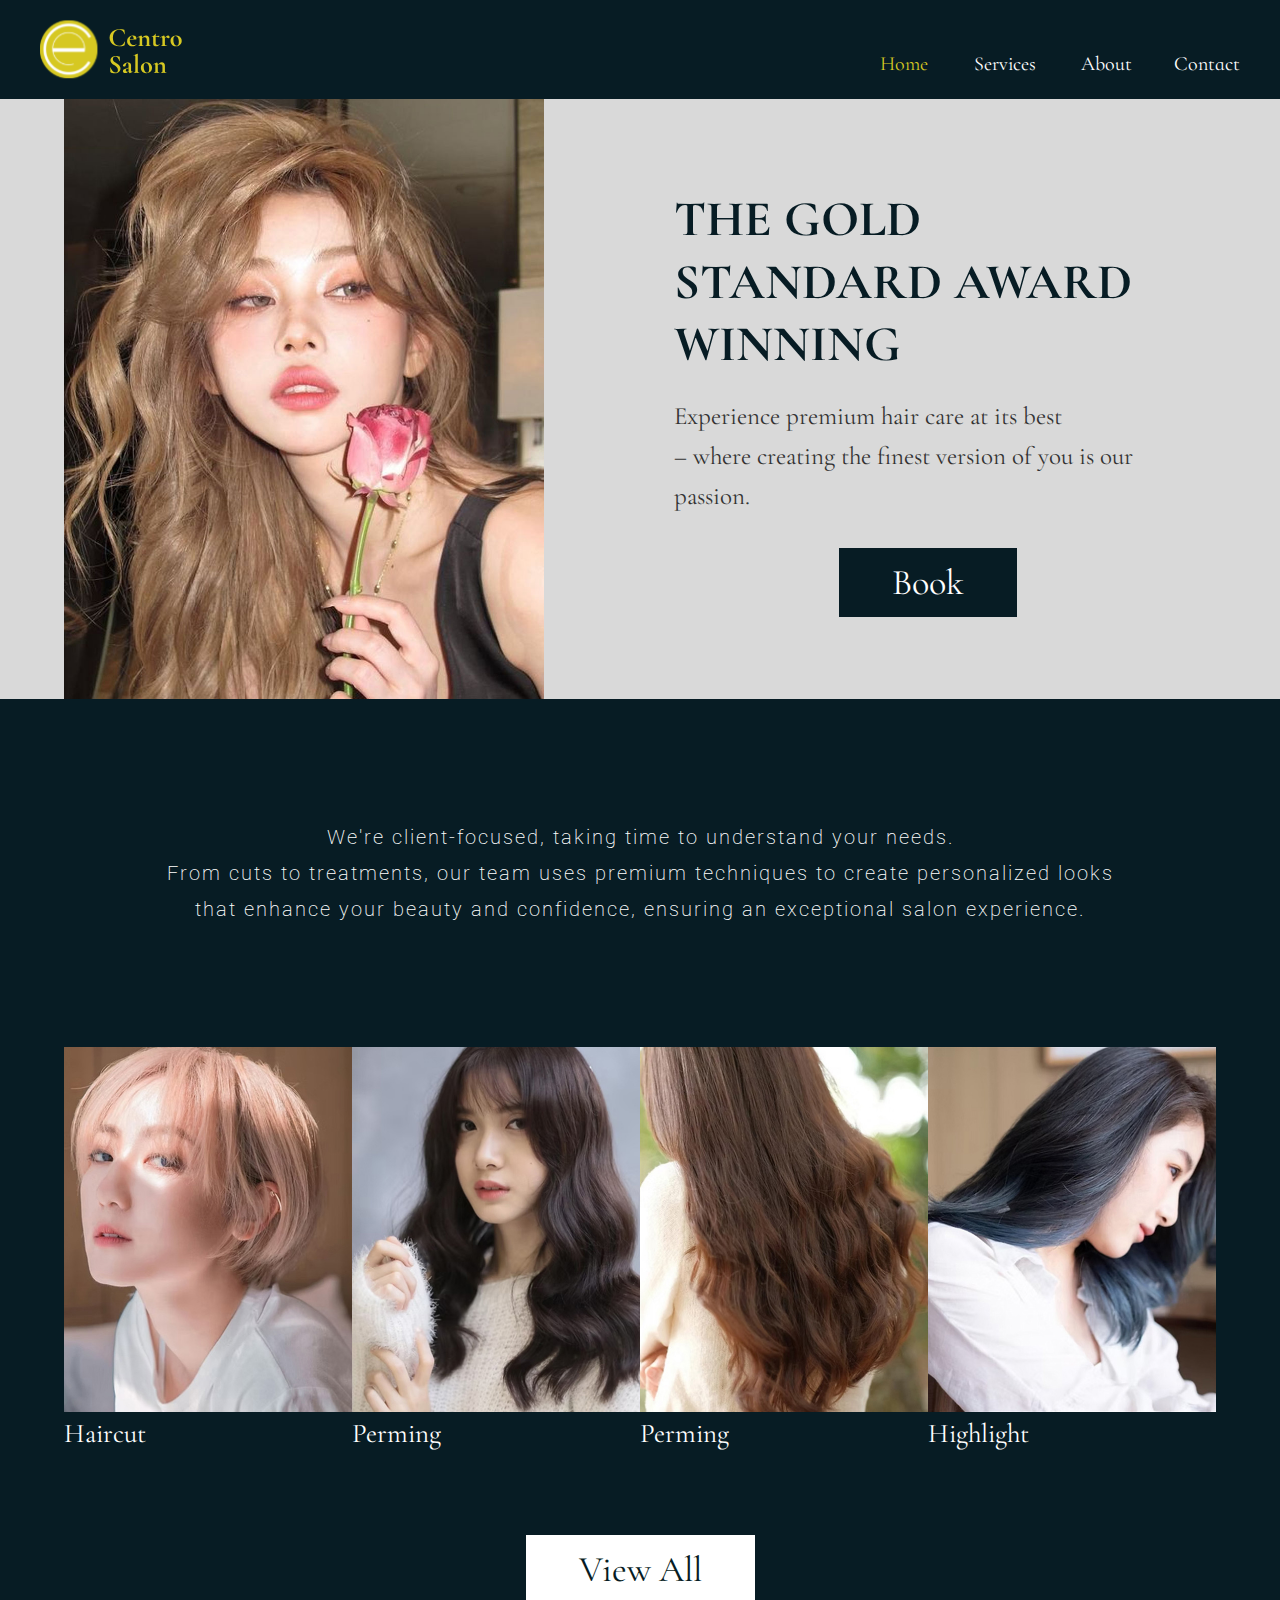
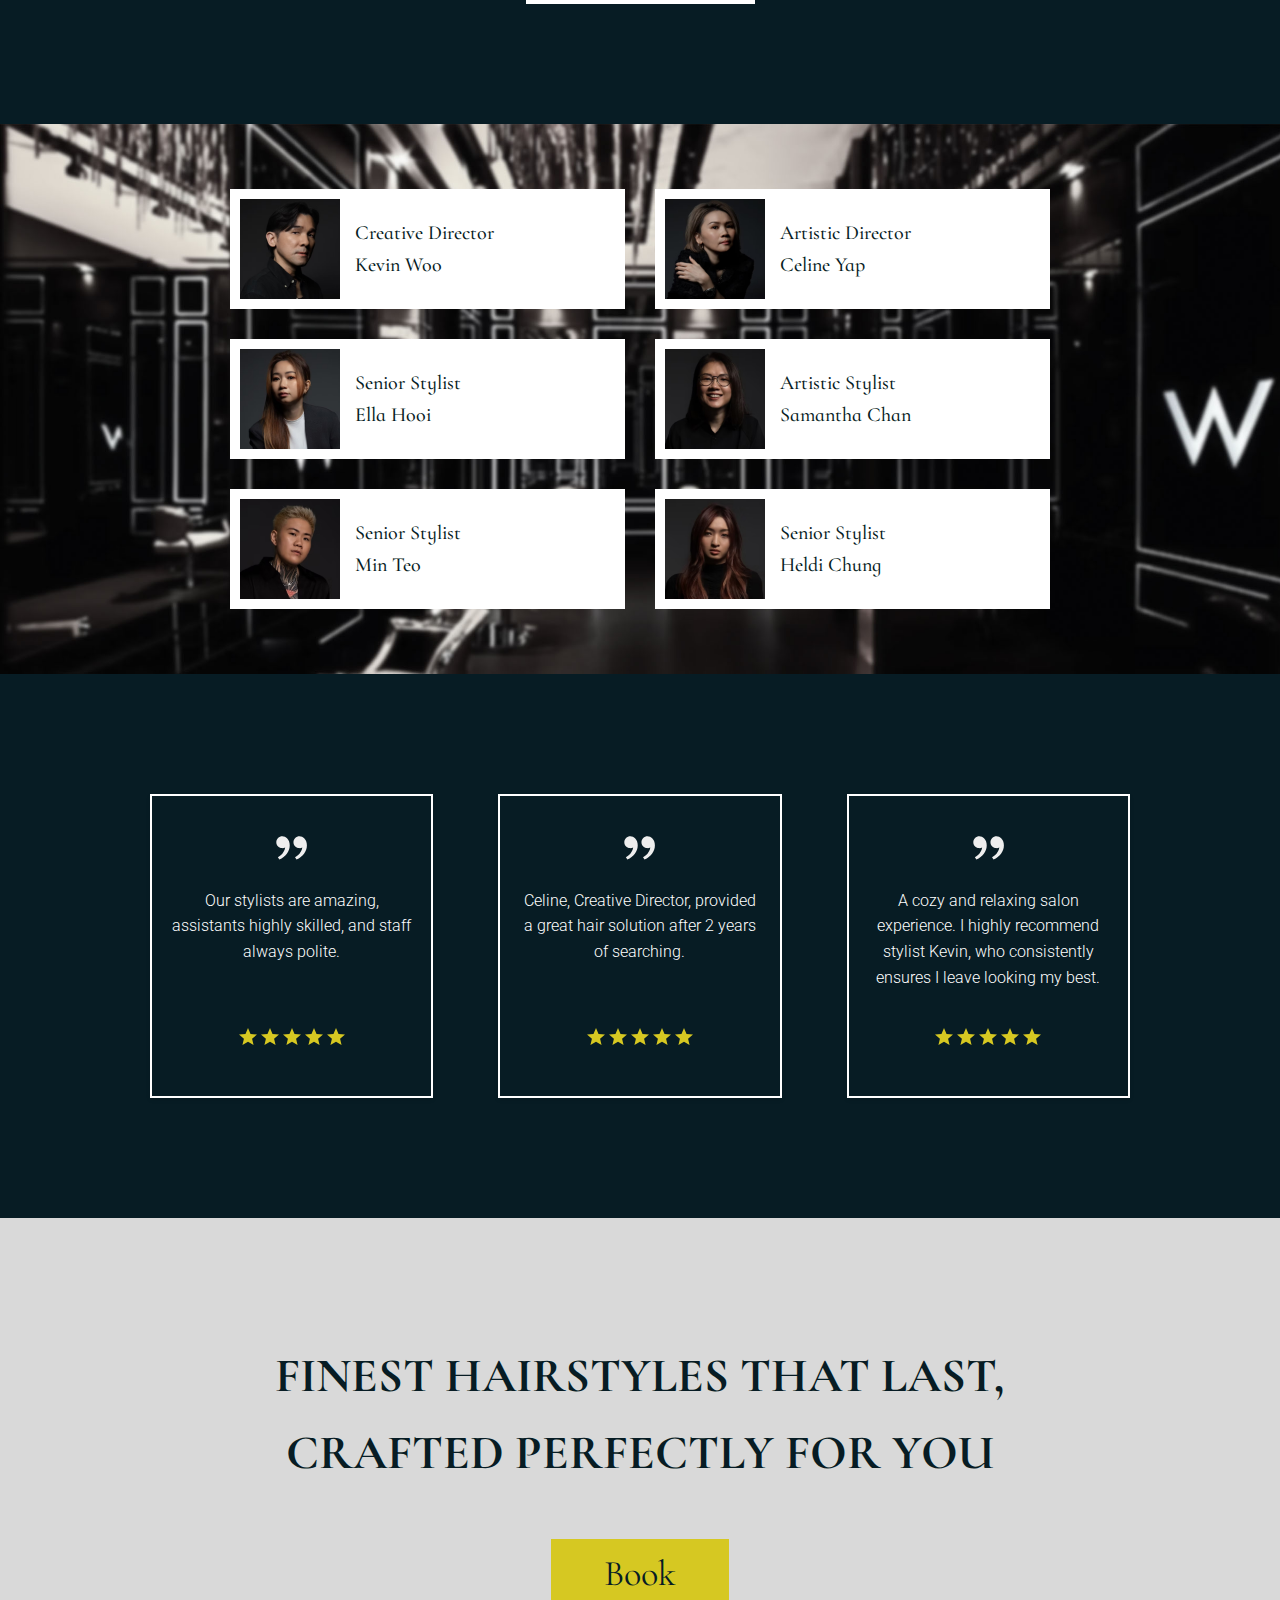
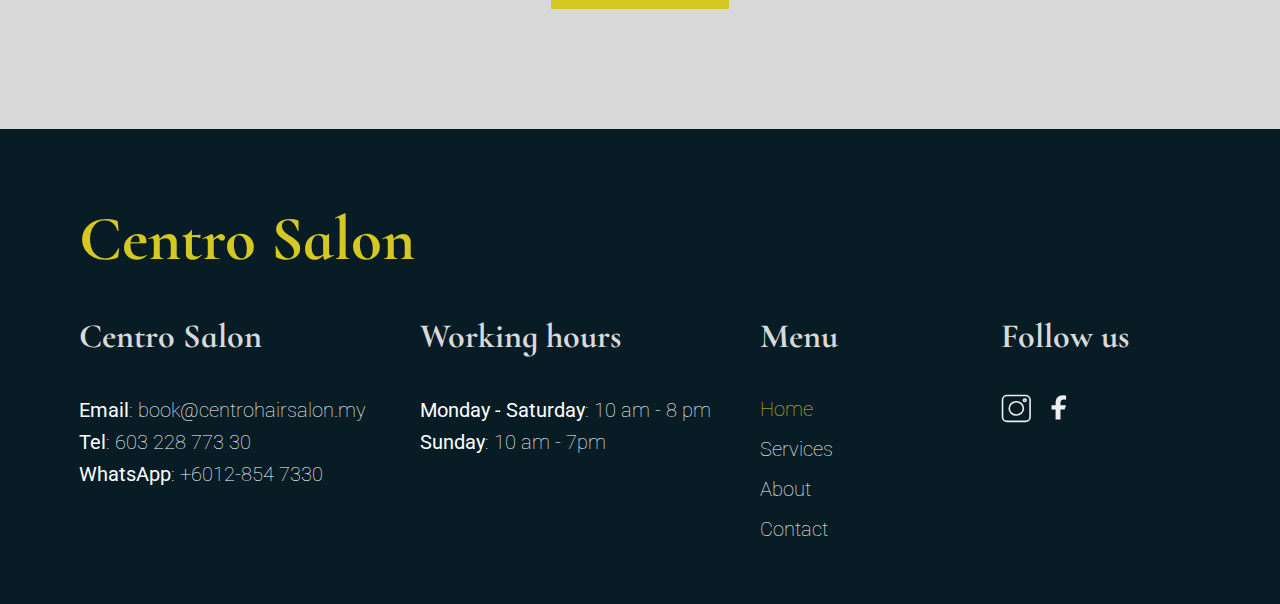
<file: index.html>
<!DOCTYPE html>
<html lang="en">

<head>
  <meta charset="UTF-8">
  <meta name="viewport" content="width=device-width, initial-scale=1.0">
  <title>Centro Salon</title>
  <link rel="preconnect" href="https://fonts.googleapis.com">
  <link rel="preconnect" href="https://fonts.gstatic.com" crossorigin>
  <link href="https://fonts.googleapis.com/css2?family=Cormorant+Garamond:ital,wght@0,300..700;1,300..700&family=Cormorant+Infant:ital,wght@0,300..700;1,300..700&family=Roboto:ital,wght@0,100..900;1,100..900&display=swap" rel="stylesheet">
  <link rel="stylesheet" href="./assets/css/screen.css">
</head>

<body>
  <header>
    <div class="logo">
      <a href="./"><img src="./assets/images/logo.svg" alt="Centro Salon"></a>
    </div>
    <div class="global-nav">
      <nav>
        <ul>
          <li class="active">Home</li>
          <li><a href="services/index.html">Services</a></li>
          <li><a href="about/index.html">About</a></li>
          <li><a href="contact/index.html">Contact</a></li>
        </ul>
      </nav>
    </div>
  </header>
  <main>
    <section class="section--main-visual bg-secondary" id="home">
      <div class="page mv-home">
        <div class="mv-home__text">
          <h1>THE GOLD STANDARD AWARD WINNING</h1>
          <p>Experience premium hair care at its best<br>
            – where creating the finest version of you is our passion.</p>
          <div class="center m-t-5"><a href="contact/index.html" class="btn btn__primary">Book</a></div>
        </div>
        <div class="mv-home__image"></div>
      </div>
    </section>
    <section class="section--copy">
      <div class="page center">
        <p class="ff-sans-serif-lw color-white">We're client-focused, taking time to understand your needs.<br>
          From cuts to treatments, our team uses premium techniques to create personalized looks <br>
          that enhance your beauty and confidence, ensuring an exceptional salon experience.</p>
      </div>
    </section>


    <section class="section--samples">
      <div class="page samples">
        <div class="samples__item">
          <img src="./assets/images/home/sample1.jpg" alt="Sample 1">
          <p>Haircut</p>
        </div>
        <div class="samples__item">
          <img src="./assets/images/home/sample2.jpg" alt="Sample 2">
          <p>Perming</p>
        </div>
        <div class="samples__item">
          <img src="./assets/images/home/sample3.jpg" alt="Sample 3">
          <p>Perming</p>
        </div>
        <div class="samples__item">
          <img src="./assets/images/home/sample4.jpg" alt="Sample 3">
          <p>Highlight</p>
        </div>
      </div>
      <div class="center"><a href="services/index.html" class="btn btn__white">View All</a></div>
    </section>


    <section class="section--staff">
      <div class="page">
        <ul class="staff">
          <li class="staff__item">
            <img src="./assets/images/home/staff1.jpg" alt="Kevin Woo">
            <div>
              <p class="staff__title">Creative Director</p>
              <p class="staff__name">Kevin Woo</p>
            </div>
          </li>
          <li class="staff__item">
            <img src="./assets/images/home/staff2.jpg" alt="Celine Yap">
            <div>
              <p class="staff__title">Artistic Director</p>
              <p class="staff__name">Celine Yap</p>
            </div>
          </li>
          <li class="staff__item">
            <img src="./assets/images/home/staff3.jpg" alt="Ella Hooi">
            <div>
              <p class="staff__title">Senior Stylist</p>
              <p class="staff__name">Ella Hooi</p>
            </div>
          </li>
          <li class="staff__item">
            <img src="./assets/images/home/staff4.jpg" alt="Samantha Chan">
            <div>
              <p class="staff__title">Artistic Stylist</p>
              <p class="staff__name">Samantha Chan</p>
            </div>
          </li>
          <li class="staff__item">
            <img src="./assets/images/home/staff5.jpg" alt="Min Teo">
            <div>
              <p class="staff__title">Senior Stylist</p>
              <p class="staff__name">Min Teo</p>
            </div>
          </li>
          <li class="staff__item">
            <img src="./assets/images/home/staff6.jpg" alt="Heldi Chung">
            <div>
              <p class="staff__title">Senior Stylist</p>
              <p class="staff__name">Heldi Chung</p>
            </div>
          </li>
        </ul>
      </div>
    </section>


    <section class="section--reviews">
      <div class="page">
        <div class="reviews">
          <div class="reviews__item">
            <p class="reviews__text">Our stylists are amazing, assistants highly skilled, and staff always polite.</p>
            <p class="reviews__star">
              <img src="./assets/images/star.svg" alt="">
              <img src="./assets/images/star.svg" alt="">
              <img src="./assets/images/star.svg" alt="">
              <img src="./assets/images/star.svg" alt="">
              <img src="./assets/images/star.svg" alt="">
            </p>
          </div>
          <div class="reviews__item">
            <p class="reviews__text">Celine, Creative Director, provided a great hair solution after 2 years of searching.</p>
            <p class="reviews__star">
              <img src="./assets/images/star.svg" alt="">
              <img src="./assets/images/star.svg" alt="">
              <img src="./assets/images/star.svg" alt="">
              <img src="./assets/images/star.svg" alt="">
              <img src="./assets/images/star.svg" alt="">
            </p>
          </div>
          <div class="reviews__item">
            <p class="reviews__text">A cozy and relaxing salon experience. I highly recommend stylist Kevin, who consistently ensures I leave looking my best.</p>
            <p class="reviews__star">
              <img src="./assets/images/star.svg" alt="">
              <img src="./assets/images/star.svg" alt="">
              <img src="./assets/images/star.svg" alt="">
              <img src="./assets/images/star.svg" alt="">
              <img src="./assets/images/star.svg" alt="">
            </p>
          </div>
        </div>
      </div>
    </section>


    <section class="section--book bg-secondary">
      <div class="page center book">
        <p class="book__title">FINEST HAIRSTYLES THAT LAST, CRAFTED PERFECTLY FOR YOU</p>
      </div>
      <div class="center m-t-5"><a href="contact/index.html" class="btn btn__secondary">Book</a></div>
    </section>
  </main>
  <footer class="footer page">
    <p class="footer__title">Centro Salon</p>
    <div class="footer__items">
      <div class="footer__item">
        <p class="footer__subTitle">Centro Salon</p>
        <div class="footer__content">
          <p><b>Email</b>: book@centrohairsalon.my</p>
          <p><b>Tel</b>: 603 228 773 30</p>
          <p><b>WhatsApp</b>: +6012-854 7330</p>
        </div>
      </div>
      <div class="footer__item">
        <p class="footer__subTitle">Working hours</p>
        <div class="footer__content">
          <p><b>Monday - Saturday</b>: 10 am - 8 pm</p>
          <p><b>Sunday</b>: 10 am - 7pm</p>
        </div>
      </div>
      <div class="footer__item">
        <p class="footer__subTitle">Menu</p>
        <div class="footer__content">
          <div class="global-nav global-nav--footer">
            <nav>
              <ul>
                <li class="active">Home</li>
                <li><a href="services/index.html">Services</a></li>
                <li><a href="about/index.html">About</a></li>
                <li><a href="contact/index.html">Contact</a></li>
              </ul>
            </nav>
          </div>
        </div>
      </div>
      <div class="footer__item">
        <p class="footer__subTitle">Follow us</p>
        <div class="footer__content">
          <div class="footer__sns">
            <a href="https://www.instagram.com/centrohairsalon/?hl=en" target="_blank"><img src="./assets/images/Instagram.svg" alt="Instagram"></a>
            <a href="https://www.facebook.com/centrohairsalon.my/" target="_blank"><img src="./assets/images/Facebook.svg" alt="Facebook"></a>
          </div>
        </div>
      </div>
    </div>
  </footer>
</body>

</html>
</file>
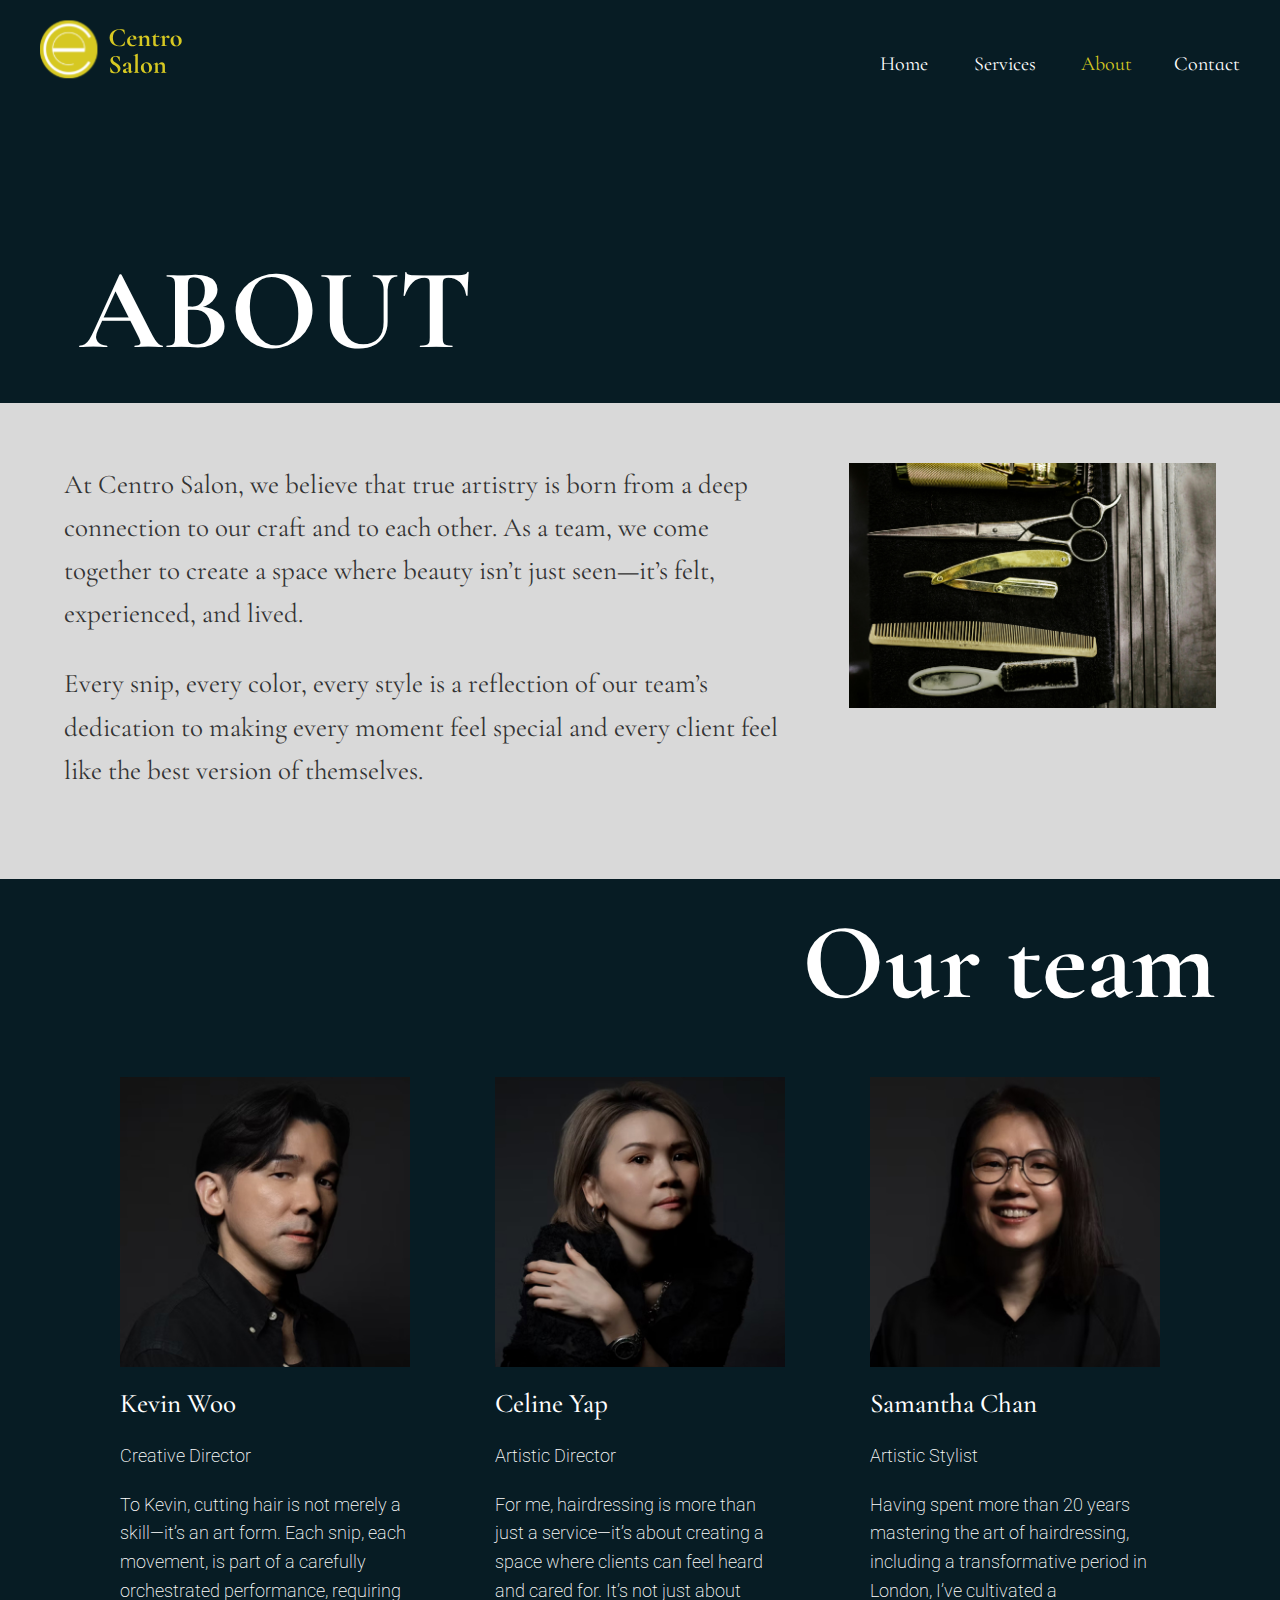
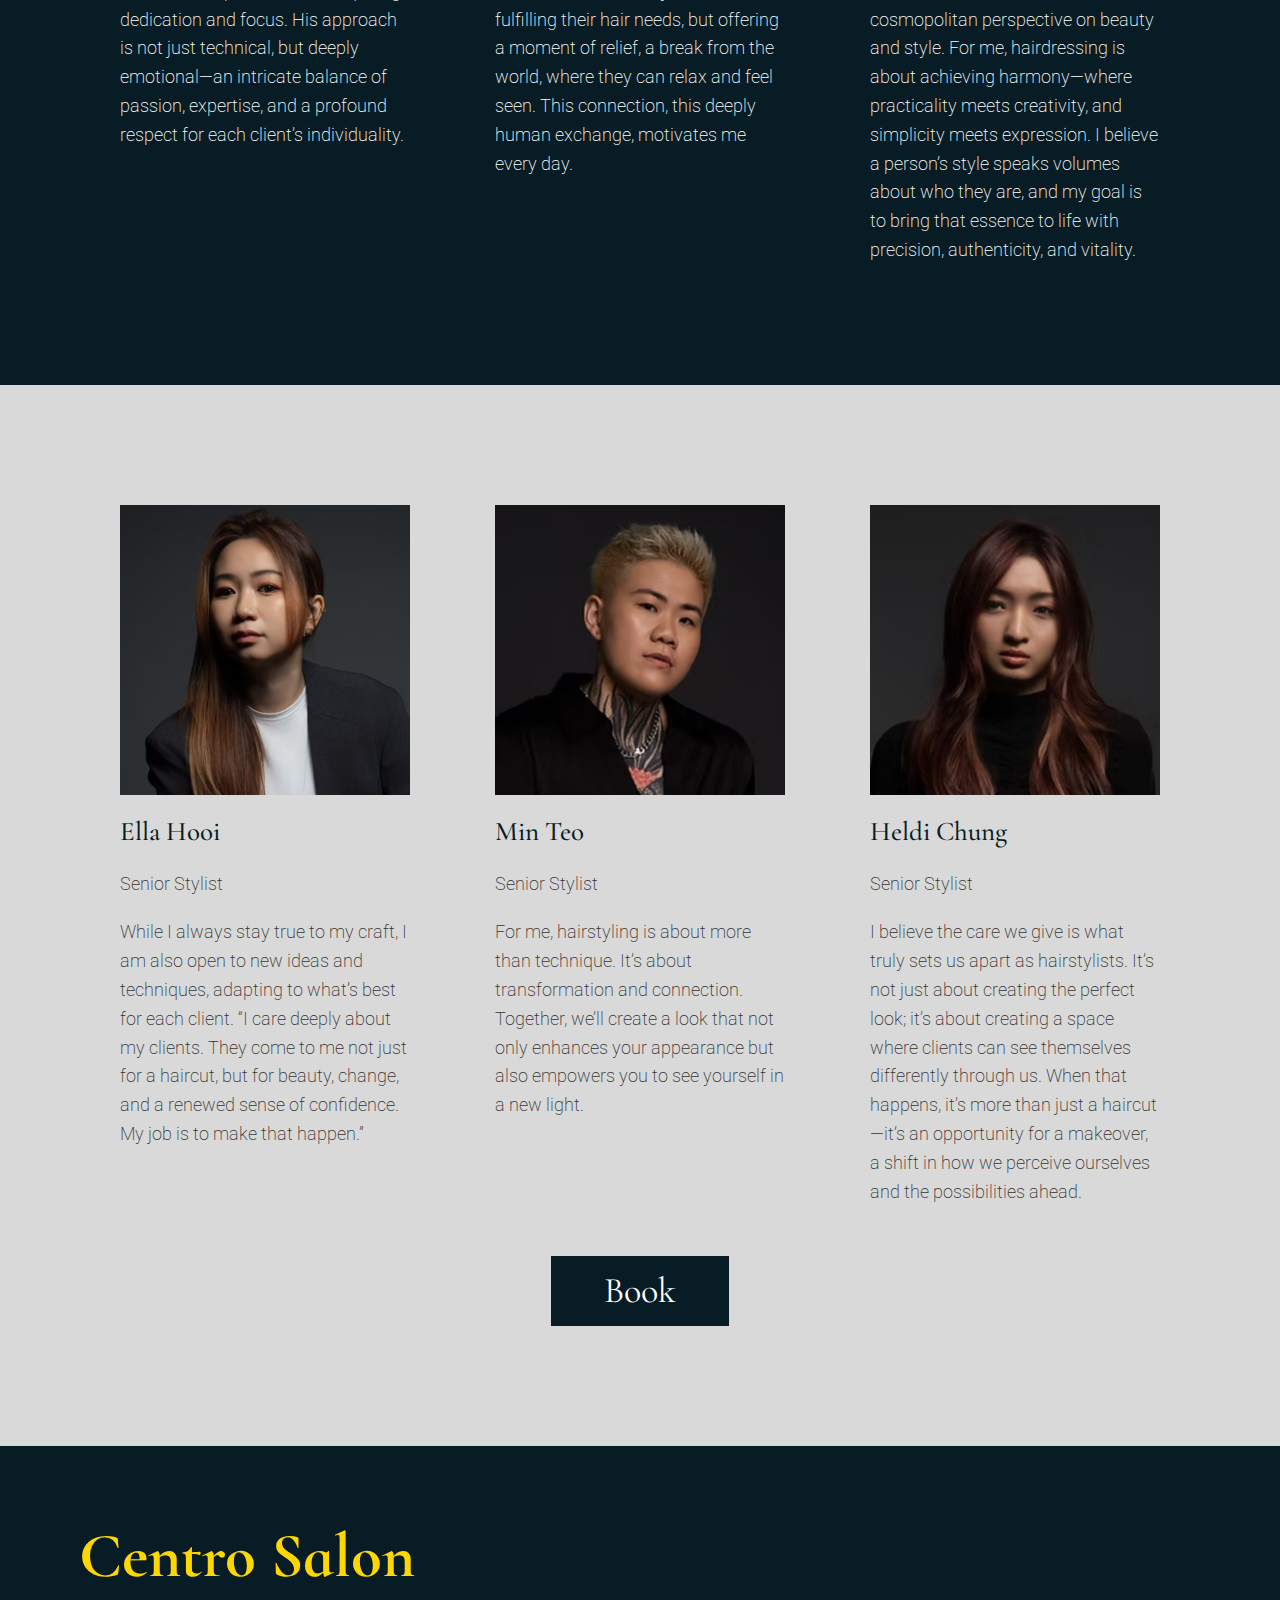
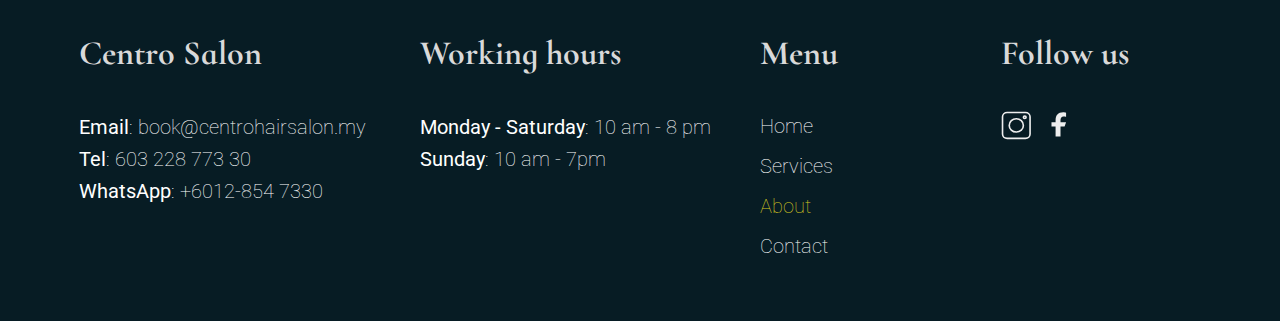
<file: about/index.html>
<!DOCTYPE html>
<html lang="en">

<head>
  <meta charset="UTF-8">
  <meta name="viewport" content="width=device-width, initial-scale=1.0">
  <title>About | Centro Salon</title>
  <link rel="preconnect" href="https://fonts.googleapis.com">
  <link rel="preconnect" href="https://fonts.gstatic.com" crossorigin>
  <link href="https://fonts.googleapis.com/css2?family=Cormorant+Garamond:ital,wght@0,300..700;1,300..700&family=Cormorant+Infant:ital,wght@0,300..700;1,300..700&family=Roboto:ital,wght@0,100..900;1,100..900&display=swap" rel="stylesheet">
  <link rel="stylesheet" href="../assets/css/screen.css">
</head>
	
<body>
  <header>
    <div class="logo">
		<a href="../index.html">
      <img src="../assets/images/logo.svg" alt="Centro Salon">
		</a>
    </div>
    <div class="global-nav">
      <nav>
        <ul>
          <li><a href="../index.html">Home</a></li>
          <li><a href="../services/index.html">Services</a></li>
          <li class="active">About</li>
          <li><a href="../contact/index.html">Contact</a></li>
        </ul>
      </nav>
    </div>
  </header>
	
  <main class="page-about">
    <section class="section--title">
      <div class="page">
        <h1>ABOUT</h1>
      </div>
    </section>
  
    <section class="section--thin bg-secondary">
      <div class="page intro">
        <div class="intro__text">
          <p>At Centro Salon, we believe that true artistry is born from a deep connection to our craft and to each other. As a team, we come together to create a space where beauty isn’t just seen—it’s felt, experienced, and lived.</p>
          <p>Every snip, every color, every style is a reflection of our team’s dedication to making every moment feel special and every client feel like the best version of themselves.</p>
        </div>
        <div class="intro__img"><img src="../assets/images/home/tool.jpg"></div>
      </div>
    </section>
  
    <section class="our-team">
      <section>
        <div class="page">
          <h2 class="our-team__title">Our team</h2>
          <div class="our-team__items">
            <div class="our-team__item">
              <div class="our-team__img"><img src="../assets/images/home/staff1.jpg" alt="Kevin Woo"></div>
              <h3 class="our-team__name">Kevin Woo</h3>
              <p class="our-team__role">Creative Director</p>
              <p class="our-team__text"> To Kevin, cutting hair is not merely a skill—it’s an art form. Each snip, each movement, is part of a carefully orchestrated performance, requiring dedication and focus. His approach is not just technical, but deeply emotional—an intricate balance of passion, expertise, and a profound respect for each client’s individuality.</p>
            </div>
            <div class="our-team__item">
              <div class="our-team__img"><img src="../assets/images/home/staff2.jpg" alt="Celine Yap"></div>
              <h3 class="our-team__name">Celine Yap</h3>
              <p class="our-team__role">Artistic Director</p>
              <p class="our-team__text">For me, hairdressing is more than just a service—it’s about creating a space where clients can feel heard and cared for. It’s not just about fulfilling their hair needs, but offering a moment of relief, a break from the world, where they can relax and feel seen. This connection, this deeply human exchange, motivates me every day.</p>
            </div>
            <div class="our-team__item">
              <div class="our-team__img"><img src="../assets/images/home/staff4.jpg" alt="Samantha Chan"></div>
              <h3 class="our-team__name">Samantha Chan</h3>
              <p class="our-team__role">Artistic Stylist</p>
              <p class="our-team__text">Having spent more than 20 years mastering the art of hairdressing, including a transformative period in London, I’ve cultivated a cosmopolitan perspective on beauty and style. For me, hairdressing is about achieving harmony—where practicality meets creativity, and simplicity meets expression. I believe a person’s style speaks volumes about who they are, and my goal is to bring that essence to life with precision, authenticity, and vitality.</p>
            </div>
          </div>
        </div>
      </section>

      <section class="bg-secondary">
        <div class="page">
          <div class="our-team__items">
            <div class="our-team__item">
              <div class="our-team__img"><img src="../assets/images/home/staff3.jpg" alt="Ella Hooi"></div>
              <h3 class="our-team__name">Ella Hooi</h3>
              <p class="our-team__role">Senior Stylist</p>
              <p class="our-team__text">While I always stay true to my craft, I am also open to new ideas and techniques, adapting to what’s best for each client.
                “I care deeply about my clients. They come to me not just for a haircut, but for beauty, change, and a renewed sense of confidence. My job is to make that happen.”</p>
            </div>
            <div class="our-team__item">
              <div class="our-team__img"><img src="../assets/images/home/staff5.jpg" alt="Min Teo"></div>
              <h3 class="our-team__name">Min Teo</h3>
              <p class="our-team__role">Senior Stylist</p>
              <p class="our-team__text">For me, hairstyling is about more than technique. It’s about transformation and connection. Together, we’ll create a look that not only enhances your appearance but also empowers you to see yourself in a new light.</p>
            </div>
            <div class="our-team__item">
              <div class="our-team__img"><img src="../assets/images/home/staff6.jpg" alt="Heldi Chung"></div>
              <h3 class="our-team__name">Heldi Chung</h3>
              <p class="our-team__role">Senior Stylist</p>
              <p class="our-team__text">I believe the care we give is what truly sets us apart as hairstylists. It’s not just about creating the perfect look; it’s about creating a space where clients can see themselves differently through us. When that happens, it’s more than just a haircut—it’s an opportunity for a makeover, a shift in how we perceive ourselves and the possibilities ahead.</p>
            </div>
          </div>
        </div>
        <div class="center"><a href="../contact/index.html" class="btn btn__primary">Book</a></div>
      </section>
    </section>
  </main>
	
  <footer class="footer page">
	  <p class="footer__title"><a href="../index.html" class="aboutlink">Centro Salon</a></p>
    <div class="footer__items">
      <div class="footer__item">
        <p class="footer__subTitle">Centro Salon</p>
        <div class="footer__content">
          <p><b>Email</b>: book@centrohairsalon.my</p>
          <p><b>Tel</b>: 603 228 773 30</p>
          <p><b>WhatsApp</b>: +6012-854 7330</p>
        </div>
      </div>
      <div class="footer__item">
        <p class="footer__subTitle">Working hours</p>
        <div class="footer__content">
          <p><b>Monday - Saturday</b>: 10 am - 8 pm</p>
          <p><b>Sunday</b>: 10 am - 7pm</p>
        </div>
      </div>
      <div class="footer__item">
        <p class="footer__subTitle">Menu</p>
        <div class="footer__content">
          <div class="global-nav global-nav--footer">
            <nav>
              <ul>
                <li><a href="../index.html">Home</a></li>
                <li><a href="../services/index.html">Services</a></li>
                <li class="active">About</li>
                <li><a href="../contact/index.html">Contact</a></li>
              </ul>
            </nav>
          </div>
        </div>
      </div>
      <div class="footer__item">
        <p class="footer__subTitle">Follow us</p>
        <div class="footer__content">
          <div class="footer__sns">
            <a href="https://www.instagram.com/centrohairsalon/?hl=en" target="_blank"><img src="../assets/images/Instagram.svg" alt="Instagram"></a>
            <a href="https://www.facebook.com/centrohairsalon.my/" target="_blank"><img src="../assets/images/Facebook.svg" alt="Facebook"></a>
          </div>
        </div>
      </div>
    </div>
  </footer>
</body>

</html>
</file>
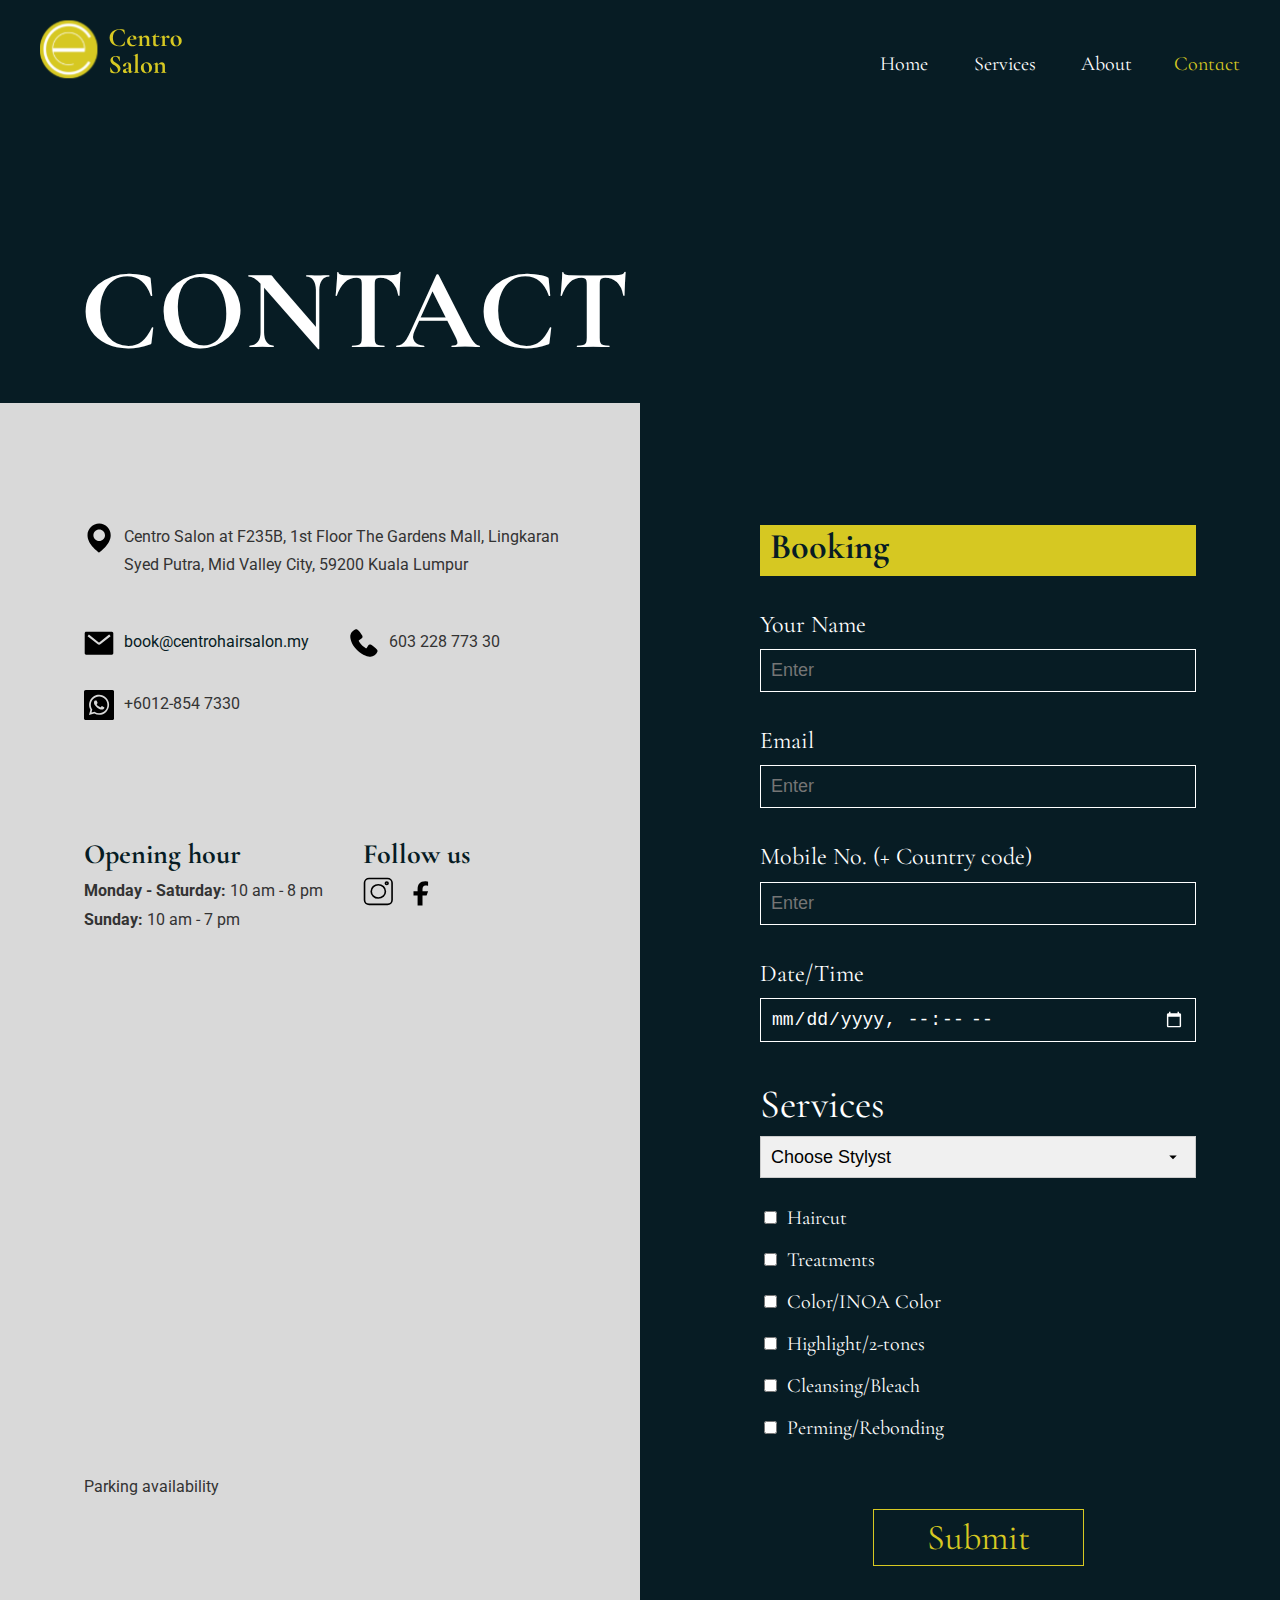
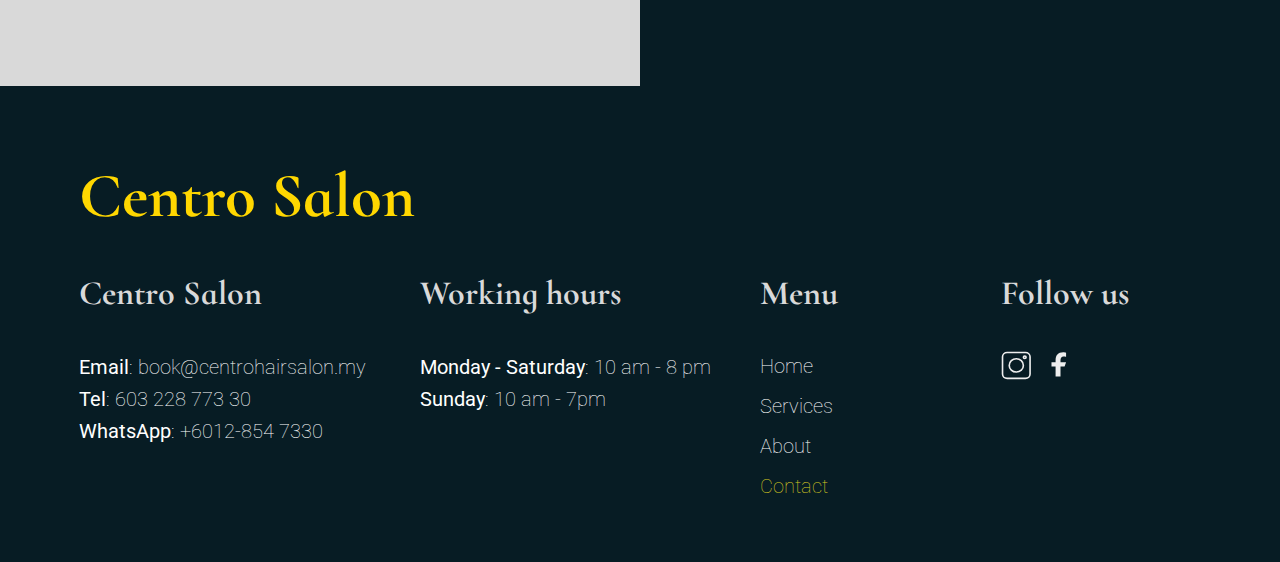
<file: contact/index.html>
<!DOCTYPE html>
<html lang="en">

<head>
  <meta charset="UTF-8">
  <meta name="viewport" content="width=device-width, initial-scale=1.0">
  <title>Contact | Centro Salon</title>
  <link rel="preconnect" href="https://fonts.googleapis.com">
  <link rel="preconnect" href="https://fonts.gstatic.com" crossorigin>
  <link href="https://fonts.googleapis.com/css2?family=Cormorant+Garamond:ital,wght@0,300..700;1,300..700&family=Cormorant+Infant:ital,wght@0,300..700;1,300..700&family=Roboto:ital,wght@0,100..900;1,100..900&display=swap" rel="stylesheet">
  <link rel="stylesheet" href="../assets/css/screen.css">
</head>

<body>
  <header>
    <div class="logo">
		<a href="../index.html">
      <img src="../assets/images/logo.svg" alt="Centro Salon">
		</a>
    </div>
    <div class="global-nav">
      <nav>
        <ul>
          <li><a href="../index.html">Home</a></li>
          <li><a href="../services/index.html">Services</a></li>
          <li><a href="../about/index.html">About</a></li>
          <li class="active">Contact</li>
        </ul>
      </nav>
    </div>
  </header>
  <main>
    <section class="section--title">
      <div class="page">
        <h1 class="p-x-3">CONTACT</h1>
      </div>
      <div class="bg-contact">
        <div class="contact page">
          <div class="contact__info">
            <div class="icon-text"><img src="../assets/images/pin.svg" alt="" class="icon-text__icon">
              <p>Centro Salon at F235B, 1st Floor The Gardens Mall, Lingkaran Syed Putra, Mid Valley City, 59200 Kuala Lumpur</p>
            </div>
            <div class="flex--lg gap40 m-t-5">
              <div class="icon-text m-t-3"><img src="../assets/images/mail.svg" alt="" class="icon-text__icon">
                <p><a href="mailto:book@centrohairsalon.my">book@centrohairsalon.my</a></p>
              </div>
              <div class="icon-text m-t-3"><img src="../assets/images/tel.svg" alt="" class="icon-text__icon">
                <p>603 228 773 30</p>
              </div>
            </div>
            <div class="icon-text m-t-5"><img src="../assets/images/whatsapp.svg" alt="" class="icon-text__icon">
              <p>+6012-854 7330</p>
            </div>
            <div class="flex--lg gap40 m-t-6">
              <div class="m-t-3">
                <h2>Opening hour</h2>
                <p>
                  <b>Monday - Saturday:</b> 10 am - 8 pm<br>
                  <b>Sunday:</b> 10 am - 7 pm
                </p>
              </div>
              <div class="m-t-3">
                <h2>Follow us</h2>
                <p class="flex gap20">
                  <a href="https://www.instagram.com/centrohairsalon/?hl=en" target="_blank"><img src="../assets/images/Instagram_black.svg" alt="Instagram"></a>
                  <a href="https://www.facebook.com/centrohairsalon.my/" target="_blank"><img src="../assets/images/Facebook_black.svg" alt="Facebook"></a>
                </p>
              </div>
            </div>
            <div class="gmap m-t-5">
              <iframe src="https://www.google.com/maps/embed?pb=!1m18!1m12!1m3!1d3983.9104364171258!2d101.67584757574286!3d3.118391596857131!2m3!1f0!2f0!3f0!3m2!1i1024!2i768!4f13.1!3m3!1m2!1s0x31cc498ee70d0733%3A0xa2d22ae114ba3917!2sCentro%20Salon!5e0!3m2!1sja!2sjp!4v1752931926267!5m2!1sja!2sjp" width="600" height="450" style="border:0;" allowfullscreen="" loading="lazy" referrerpolicy="no-referrer-when-downgrade"></iframe>
            </div>
            <p class="">Parking availability</p>
          </div>
          <div class="contact__form">
            <h2>Booking</h2>
            <form action="../thanks/index.html" method="get">
              <div class="contact__item">
                <label for="name">Your Name</label>
                <input type="text" id="name" name="name" required placeholder="Enter">
              </div>
              <div class="contact__item">
                <label for="email">Email</label>
                <input type="email" id="email" name="email" required placeholder="Enter">
              </div>
              <div class="contact__item">
                <label for="phone">Mobile No. (+ Country code) </label>
                <input type="tel" id="phone" name="phone" required placeholder="Enter">
              </div>
              <div class="contact__item">
                <label for="datetime">Date/Time</label>
                <input type="datetime-local" name="datetime" id="datetime">
              </div>
              <div class="contact__item">
                <p class="ttl-services">Services</p>
                <select name="stylyst" id="" class="m-b-4">
                  <option value="Choose Stylyst">Choose Stylyst</option>
                  <option value="Creative Direcotor / Kevin Woo">Creative Direcotor / Kevin Woo</option>
                  <option value="Artistic Director / Celine Yap">Artistic Director / Celine Yap</option>
                  <option value="Artistic Stylist / Samantha Chan">Artistic Stylist / Samantha Chan</option>
                  <option value="Senior Stylist / Ella Hooi">Senior Stylist / Ella Hooi</option>
                  <option value="Senior Stylist / Heldi Chung">Senior Stylist / Heldi Chung</option>
                  <option value="Senior Stylist / Min Teo">Senior Stylist / Min Teo</option>
                </select>
                <div class="checkbox">
                  <label><input type="checkbox" name="services" id="service-haircut" value="Haircut">Haircut</label>
                  <label><input type="checkbox" name="services" id="service-treatments" value="Treatments">Treatments</label>
                  <label><input type="checkbox" name="services" id="service-color-inoaColor" value="Color/INOA Color">Color/INOA Color</label>
                  <label><input type="checkbox" name="services" id="service-highlight-2tones" value="Highlight/2-tones">Highlight/2-tones</label>
                  <label><input type="checkbox" name="services" id="service-cleansing-bleach" value="Cleansing/Bleach">Cleansing/Bleach</label>
                  <label><input type="checkbox" name="services" id="service-perming-rebonding" value="Perming/Rebonding">Perming/Rebonding</label>
                </div>
              </div>
              <div><button type="submit" class="btn btn__primary">Submit</button></div>
            </form>
          </div>
        </div>
      </div>
    </section>
  </main>
  <footer class="footer page">
    <p class="footer__title"><a href="../index.html" class="aboutlink">Centro Salon</a></p>
    <div class="footer__items">
      <div class="footer__item">
        <p class="footer__subTitle">Centro Salon</p>
        <div class="footer__content">
          <p><b>Email</b>: book@centrohairsalon.my</p>
          <p><b>Tel</b>: 603 228 773 30</p>
          <p><b>WhatsApp</b>: +6012-854 7330</p>
        </div>
      </div>
      <div class="footer__item">
        <p class="footer__subTitle">Working hours</p>
        <div class="footer__content">
          <p><b>Monday - Saturday</b>: 10 am - 8 pm</p>
          <p><b>Sunday</b>: 10 am - 7pm</p>
        </div>
      </div>
      <div class="footer__item">
        <p class="footer__subTitle">Menu</p>
        <div class="footer__content">
          <div class="global-nav global-nav--footer">
            <nav>
              <ul>
                <li><a href="../index.html">Home</a></li>
                <li><a href="../services/index.html">Services</a></li>
                <li><a href="../about/index.html">About</a></li>
                <li class="active">Contact</li>
              </ul>
            </nav>
          </div>
        </div>
      </div>
      <div class="footer__item">
        <p class="footer__subTitle">Follow us</p>
        <div class="footer__content">
          <div class="footer__sns">
            <a href="https://www.instagram.com/centrohairsalon/?hl=en" target="_blank"><img src="../assets/images/Instagram.svg" alt="Instagram"></a>
            <a href="https://www.facebook.com/centrohairsalon.my/" target="_blank"><img src="../assets/images/Facebook.svg" alt="Facebook"></a>
          </div>
        </div>
      </div>
    </div>
  </footer>
</body>

</html>
</file>
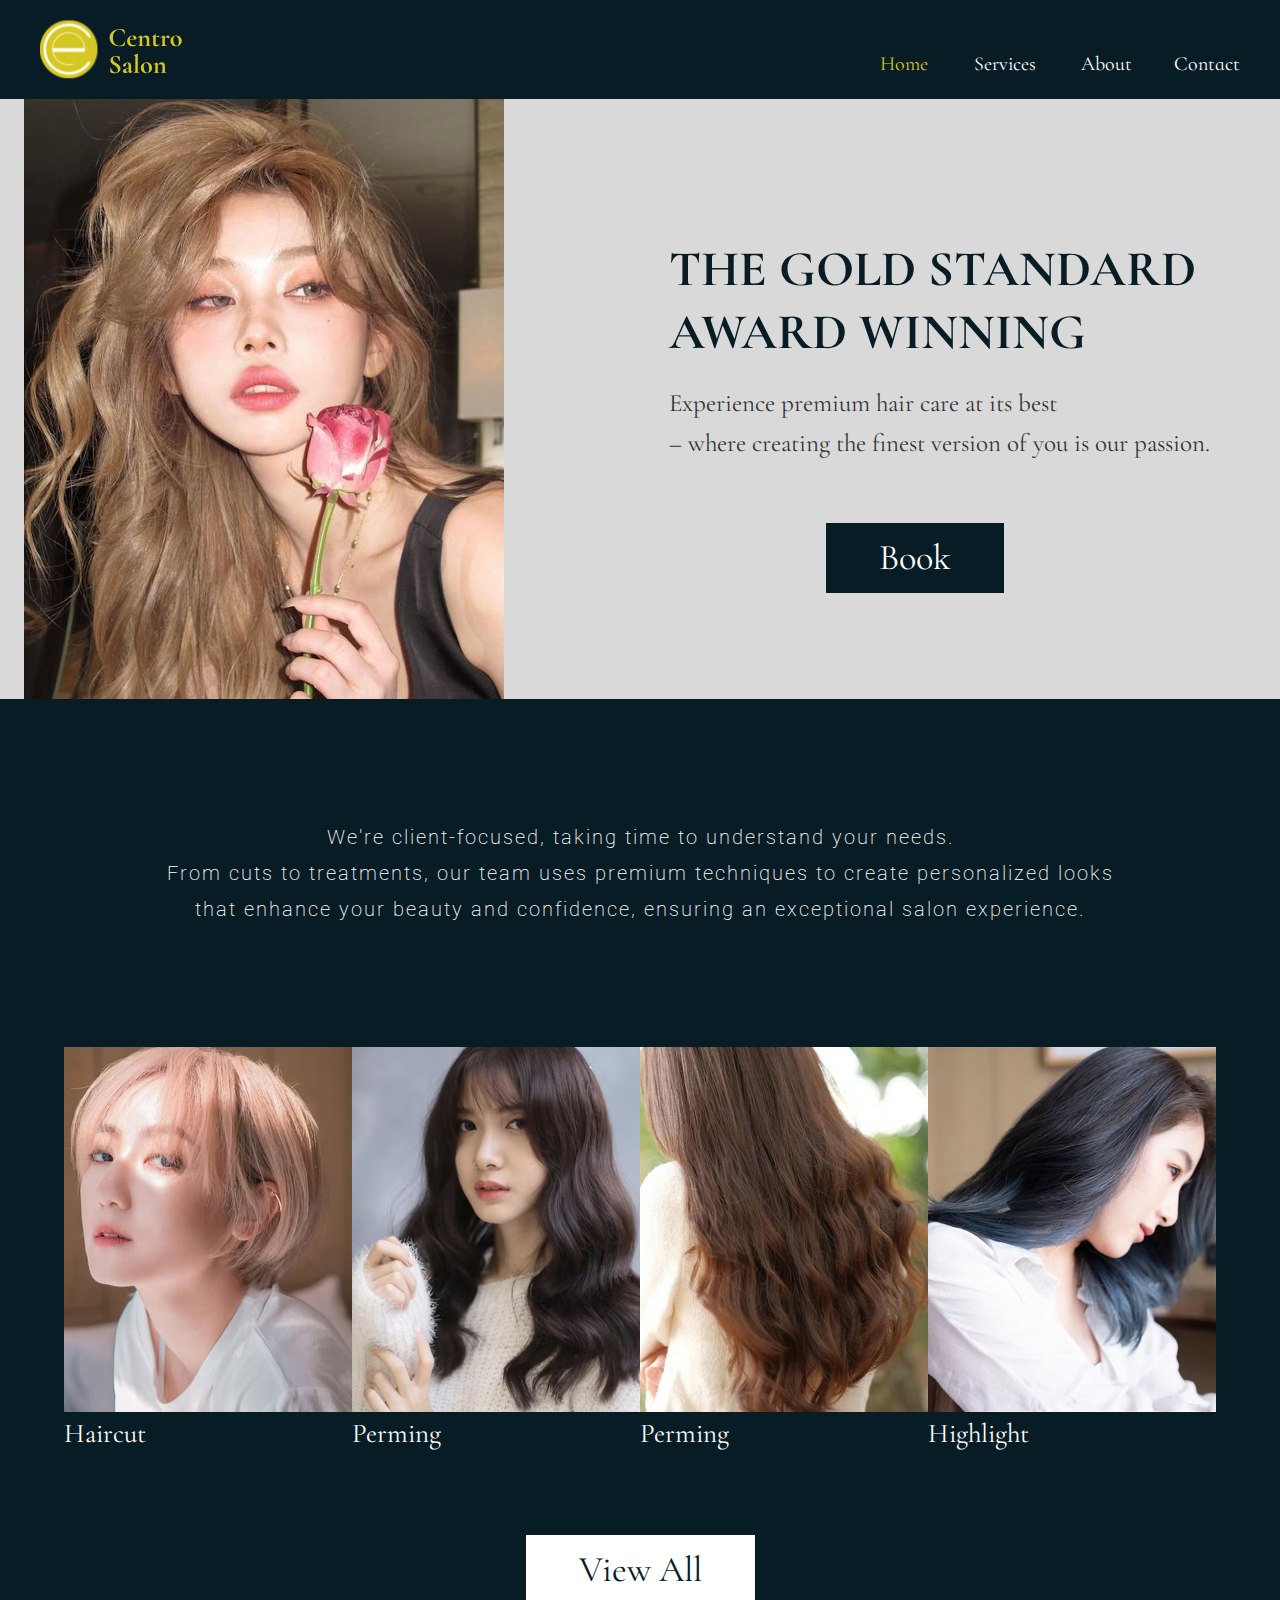
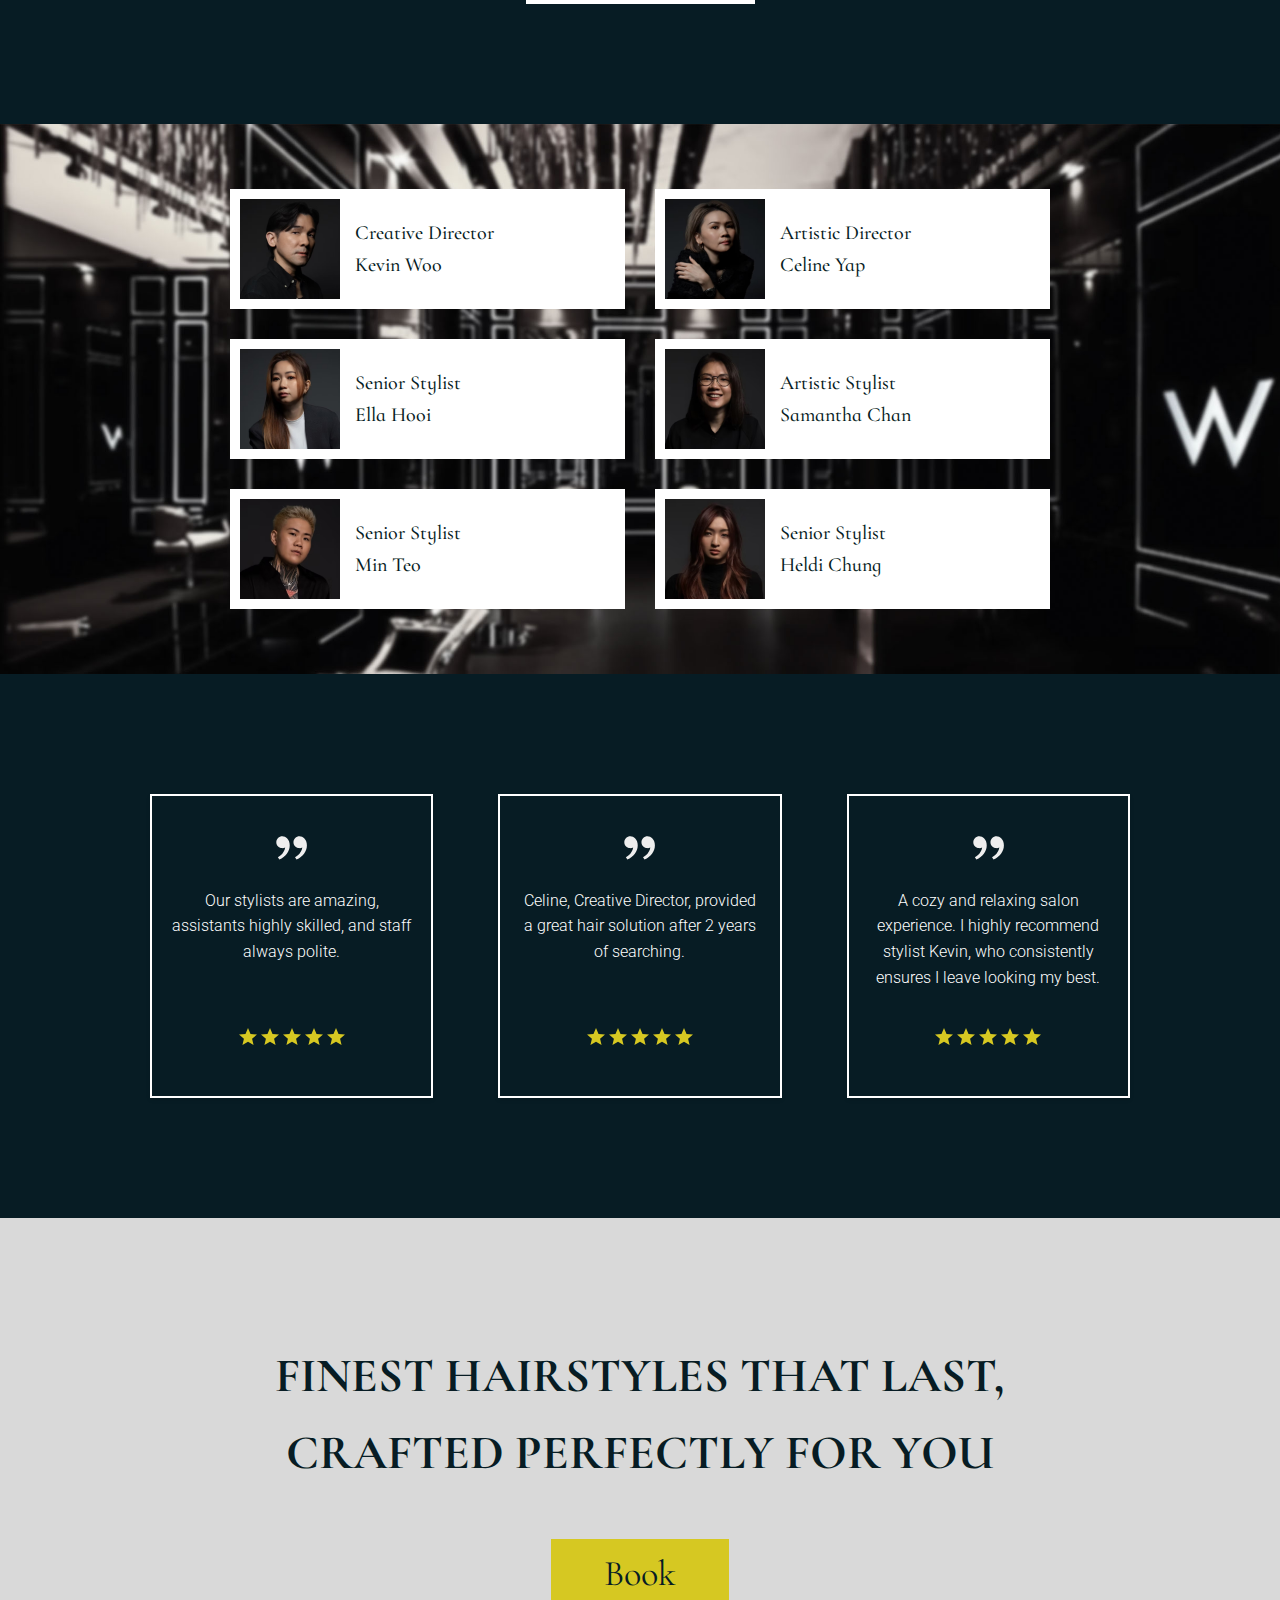
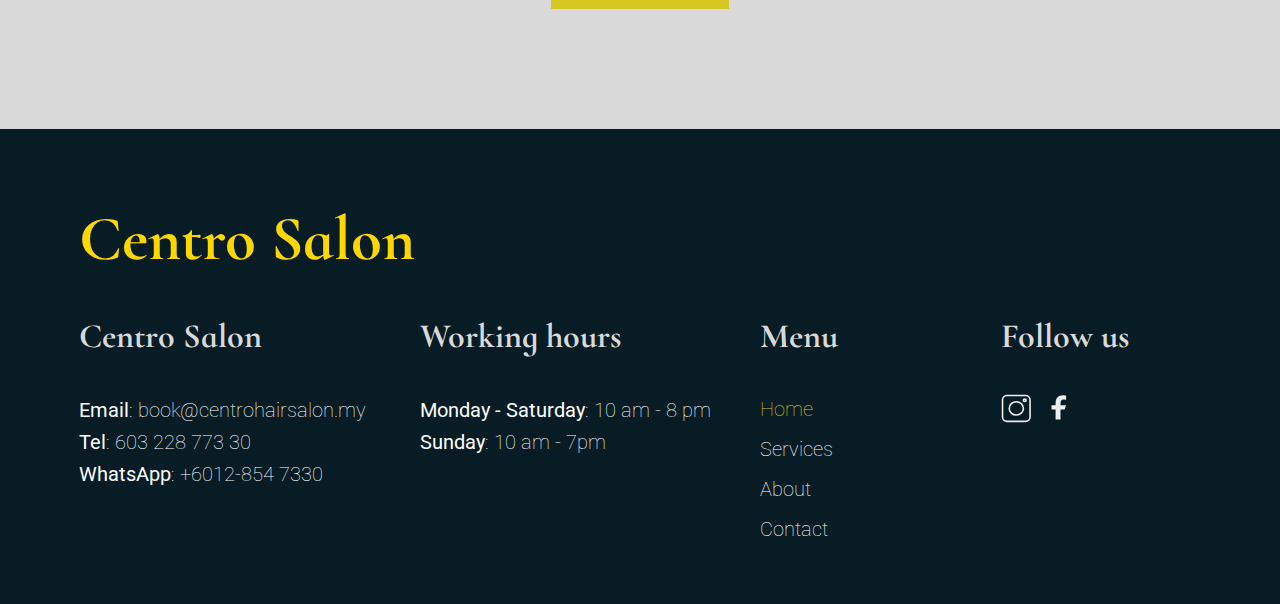
<file: Komugi Uchibori final/index.html>
<!DOCTYPE html>
<html lang="en">

<head>
  <meta charset="UTF-8">
  <meta name="viewport" content="width=device-width, initial-scale=1.0">
  <title>Centro Salon</title>
  <link rel="preconnect" href="https://fonts.googleapis.com">
  <link rel="preconnect" href="https://fonts.gstatic.com" crossorigin>
  <link href="https://fonts.googleapis.com/css2?family=Cormorant+Garamond:ital,wght@0,300..700;1,300..700&family=Cormorant+Infant:ital,wght@0,300..700;1,300..700&family=Roboto:ital,wght@0,100..900;1,100..900&display=swap" rel="stylesheet">
  <link rel="stylesheet" href="./assets/css/screen.css">
</head>

<body>
  <header>
    <div class="logo">
      <a href="./"><img src="./assets/images/logo.svg" alt="Centro Salon"></a>
    </div>
    <div class="global-nav">
      <nav>
        <ul>
          <li class="active">Home</li>
          <li><a href="services/index.html">Services</a></li>
          <li><a href="about/index.html">About</a></li>
          <li><a href="contact/index.html">Contact</a></li>
        </ul>
      </nav>
    </div>
  </header>
  <main>
    <section class="section--main-visual bg-secondary" id="home">
      <div class="page mv-home">
        <div class="mv-home__text">
          <h1>THE GOLD STANDARD AWARD WINNING</h1>
          <p>Experience premium hair care at its best<br>
            – where creating the finest version of you is our passion.</p>
          <div class="center m-t-7"><a href="contact/index.html" class="btn btn__primary">Book</a></div>
        </div>
        <div class="mv-home__image"></div>
      </div>
    </section>
    <section class="section--copy">
      <div class="page center">
        <p class="ff-sans-serif-lw color-white">We're client-focused, taking time to understand your needs.<br>
          From cuts to treatments, our team uses premium techniques to create personalized looks <br>
          that enhance your beauty and confidence, ensuring an exceptional salon experience.</p>
      </div>
    </section>


    <section class="section--samples">
      <div class="page samples">
        <div class="samples__item">
          <img src="./assets/images/home/sample1.jpg" alt="Sample 1">
          <p>Haircut</p>
        </div>
        <div class="samples__item">
          <img src="./assets/images/home/sample2.jpg" alt="Sample 2">
          <p>Perming</p>
        </div>
        <div class="samples__item">
          <img src="./assets/images/home/sample3.jpg" alt="Sample 3">
          <p>Perming</p>
        </div>
        <div class="samples__item">
          <img src="./assets/images/home/sample4.jpg" alt="Sample 3">
          <p>Highlight</p>
        </div>
      </div>
      <div class="center"><a href="services/index.html" class="btn btn__white">View All</a></div>
    </section>


    <section class="section--staff">
      <div class="page">
        <ul class="staff">
          <li class="staff__item">
            <img src="./assets/images/home/staff1.jpg" alt="Kevin Woo">
            <div>
              <p class="staff__title">Creative Director</p>
              <p class="staff__name">Kevin Woo</p>
            </div>
          </li>
          <li class="staff__item">
            <img src="./assets/images/home/staff2.jpg" alt="Celine Yap">
            <div>
              <p class="staff__title">Artistic Director</p>
              <p class="staff__name">Celine Yap</p>
            </div>
          </li>
          <li class="staff__item">
            <img src="./assets/images/home/staff3.jpg" alt="Ella Hooi">
            <div>
              <p class="staff__title">Senior Stylist</p>
              <p class="staff__name">Ella Hooi</p>
            </div>
          </li>
          <li class="staff__item">
            <img src="./assets/images/home/staff4.jpg" alt="Samantha Chan">
            <div>
              <p class="staff__title">Artistic Stylist</p>
              <p class="staff__name">Samantha Chan</p>
            </div>
          </li>
          <li class="staff__item">
            <img src="./assets/images/home/staff5.jpg" alt="Min Teo">
            <div>
              <p class="staff__title">Senior Stylist</p>
              <p class="staff__name">Min Teo</p>
            </div>
          </li>
          <li class="staff__item">
            <img src="./assets/images/home/staff6.jpg" alt="Heldi Chung">
            <div>
              <p class="staff__title">Senior Stylist</p>
              <p class="staff__name">Heldi Chung</p>
            </div>
          </li>
        </ul>
      </div>
    </section>


    <section class="section--reviews">
      <div class="page">
        <div class="reviews">
          <div class="reviews__item">
            <p class="reviews__text">Our stylists are amazing, assistants highly skilled, and staff always polite.</p>
            <p class="reviews__star">
              <img src="./assets/images/star.svg" alt="">
              <img src="./assets/images/star.svg" alt="">
              <img src="./assets/images/star.svg" alt="">
              <img src="./assets/images/star.svg" alt="">
              <img src="./assets/images/star.svg" alt="">
            </p>
          </div>
          <div class="reviews__item">
            <p class="reviews__text">Celine, Creative Director, provided a great hair solution after 2 years of searching.</p>
            <p class="reviews__star">
              <img src="./assets/images/star.svg" alt="">
              <img src="./assets/images/star.svg" alt="">
              <img src="./assets/images/star.svg" alt="">
              <img src="./assets/images/star.svg" alt="">
              <img src="./assets/images/star.svg" alt="">
            </p>
          </div>
          <div class="reviews__item">
            <p class="reviews__text">A cozy and relaxing salon experience. I highly recommend stylist Kevin, who consistently ensures I leave looking my best.</p>
            <p class="reviews__star">
              <img src="./assets/images/star.svg" alt="">
              <img src="./assets/images/star.svg" alt="">
              <img src="./assets/images/star.svg" alt="">
              <img src="./assets/images/star.svg" alt="">
              <img src="./assets/images/star.svg" alt="">
            </p>
          </div>
        </div>
      </div>
    </section>


    <section class="section--book bg-secondary">
      <div class="page center book">
        <p class="book__title">FINEST HAIRSTYLES THAT LAST, CRAFTED PERFECTLY FOR YOU</p>
      </div>
      <div class="center m-t-5"><a href="contact/index.html" class="btn btn__secondary">Book</a></div>
    </section>
  </main>
  <footer class="footer page">
    <p class="footer__title"><a href="index.html" class="aboutlink">Centro Salon</a></p>
    <div class="footer__items">
      <div class="footer__item">
        <p class="footer__subTitle">Centro Salon</p>
        <div class="footer__content">
          <p><b>Email</b>: book@centrohairsalon.my</p>
          <p><b>Tel</b>: 603 228 773 30</p>
          <p><b>WhatsApp</b>: +6012-854 7330</p>
        </div>
      </div>
      <div class="footer__item">
        <p class="footer__subTitle">Working hours</p>
        <div class="footer__content">
          <p><b>Monday - Saturday</b>: 10 am - 8 pm</p>
          <p><b>Sunday</b>: 10 am - 7pm</p>
        </div>
      </div>
      <div class="footer__item">
        <p class="footer__subTitle">Menu</p>
        <div class="footer__content">
          <div class="global-nav global-nav--footer">
            <nav>
              <ul>
                <li class="active"><a href="index.html" class="aboutlink">Home</a></li>
                <li><a href="services/index.html">Services</a></li>
                <li><a href="about/index.html">About</a></li>
                <li><a href="contact/index.html">Contact</a></li>
              </ul>
            </nav>
          </div>
        </div>
      </div>
      <div class="footer__item">
        <p class="footer__subTitle">Follow us</p>
        <div class="footer__content">
          <div class="footer__sns">
            <a href="https://www.instagram.com/centrohairsalon/?hl=en" target="_blank"><img src="./assets/images/Instagram.svg" alt="Instagram"></a>
            <a href="https://www.facebook.com/centrohairsalon.my/" target="_blank"><img src="./assets/images/Facebook.svg" alt="Facebook"></a>
          </div>
        </div>
      </div>
    </div>
  </footer>
</body>

</html>
</file>
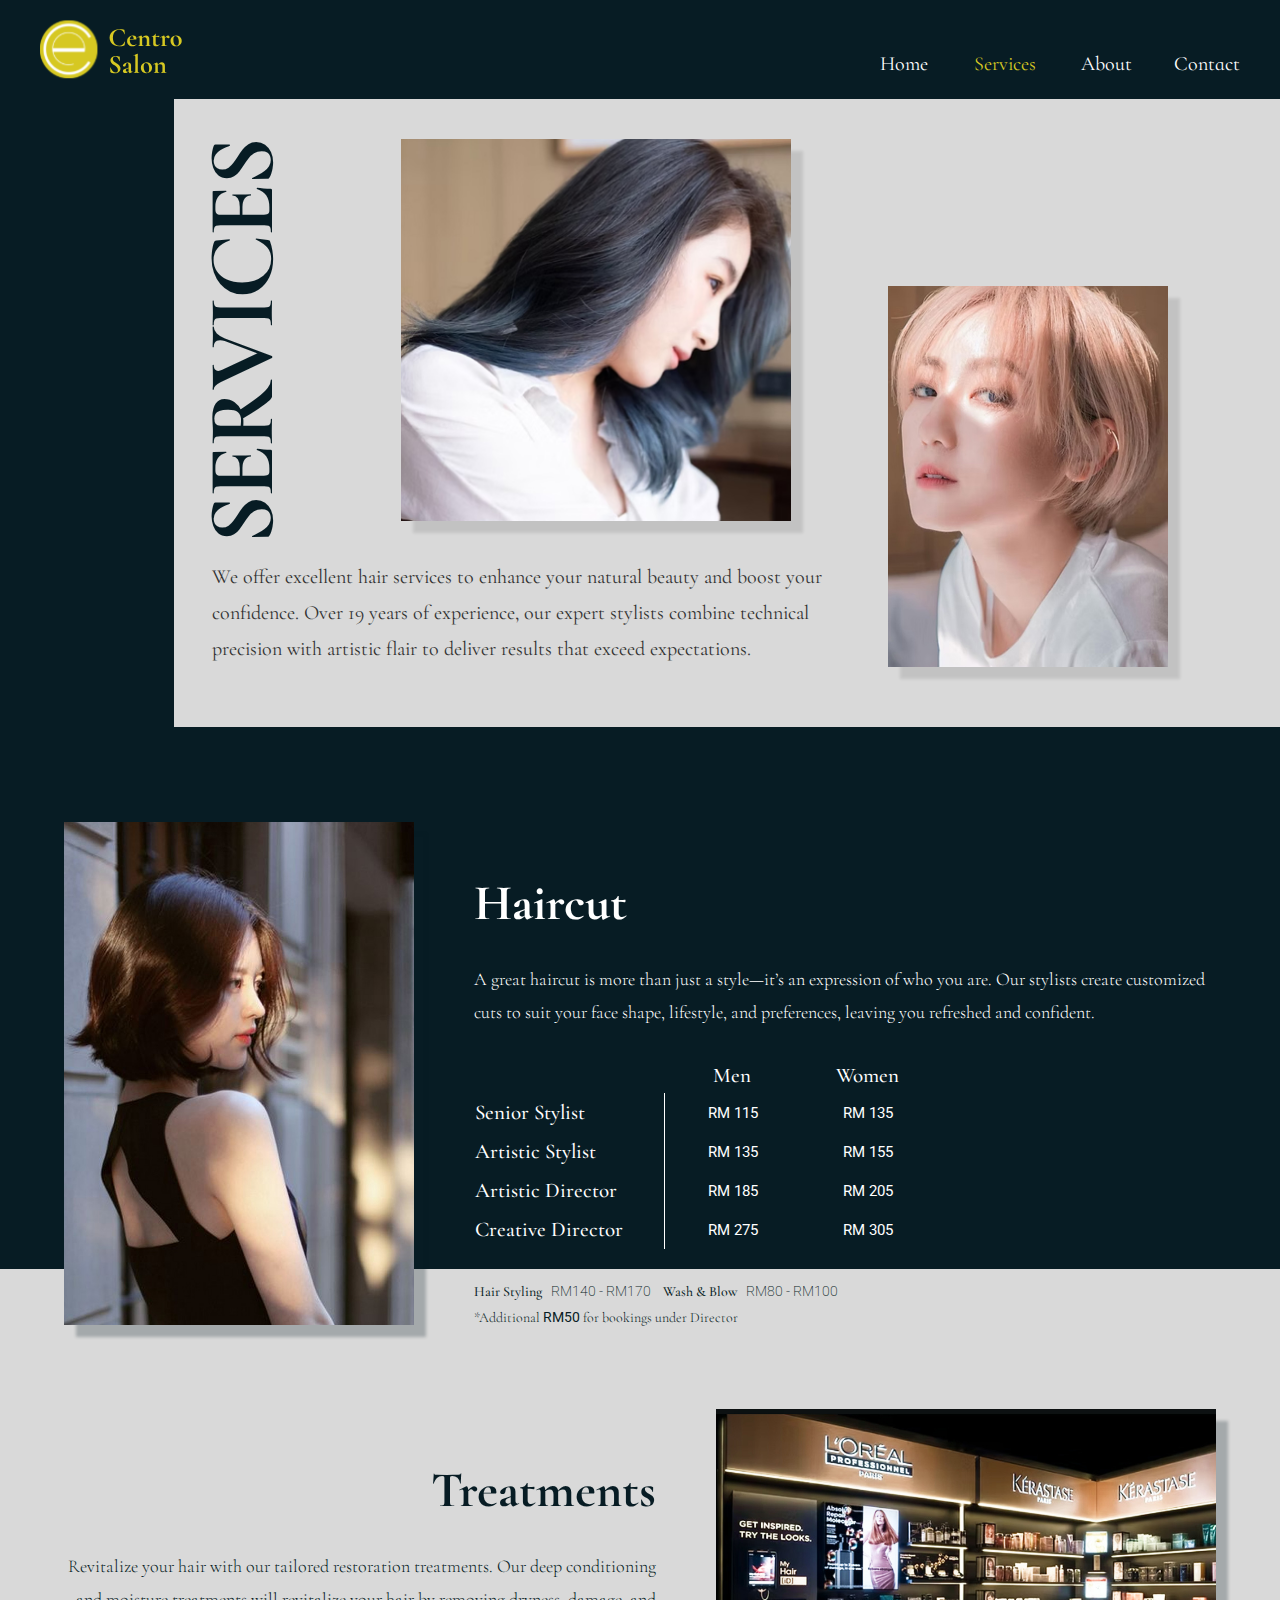
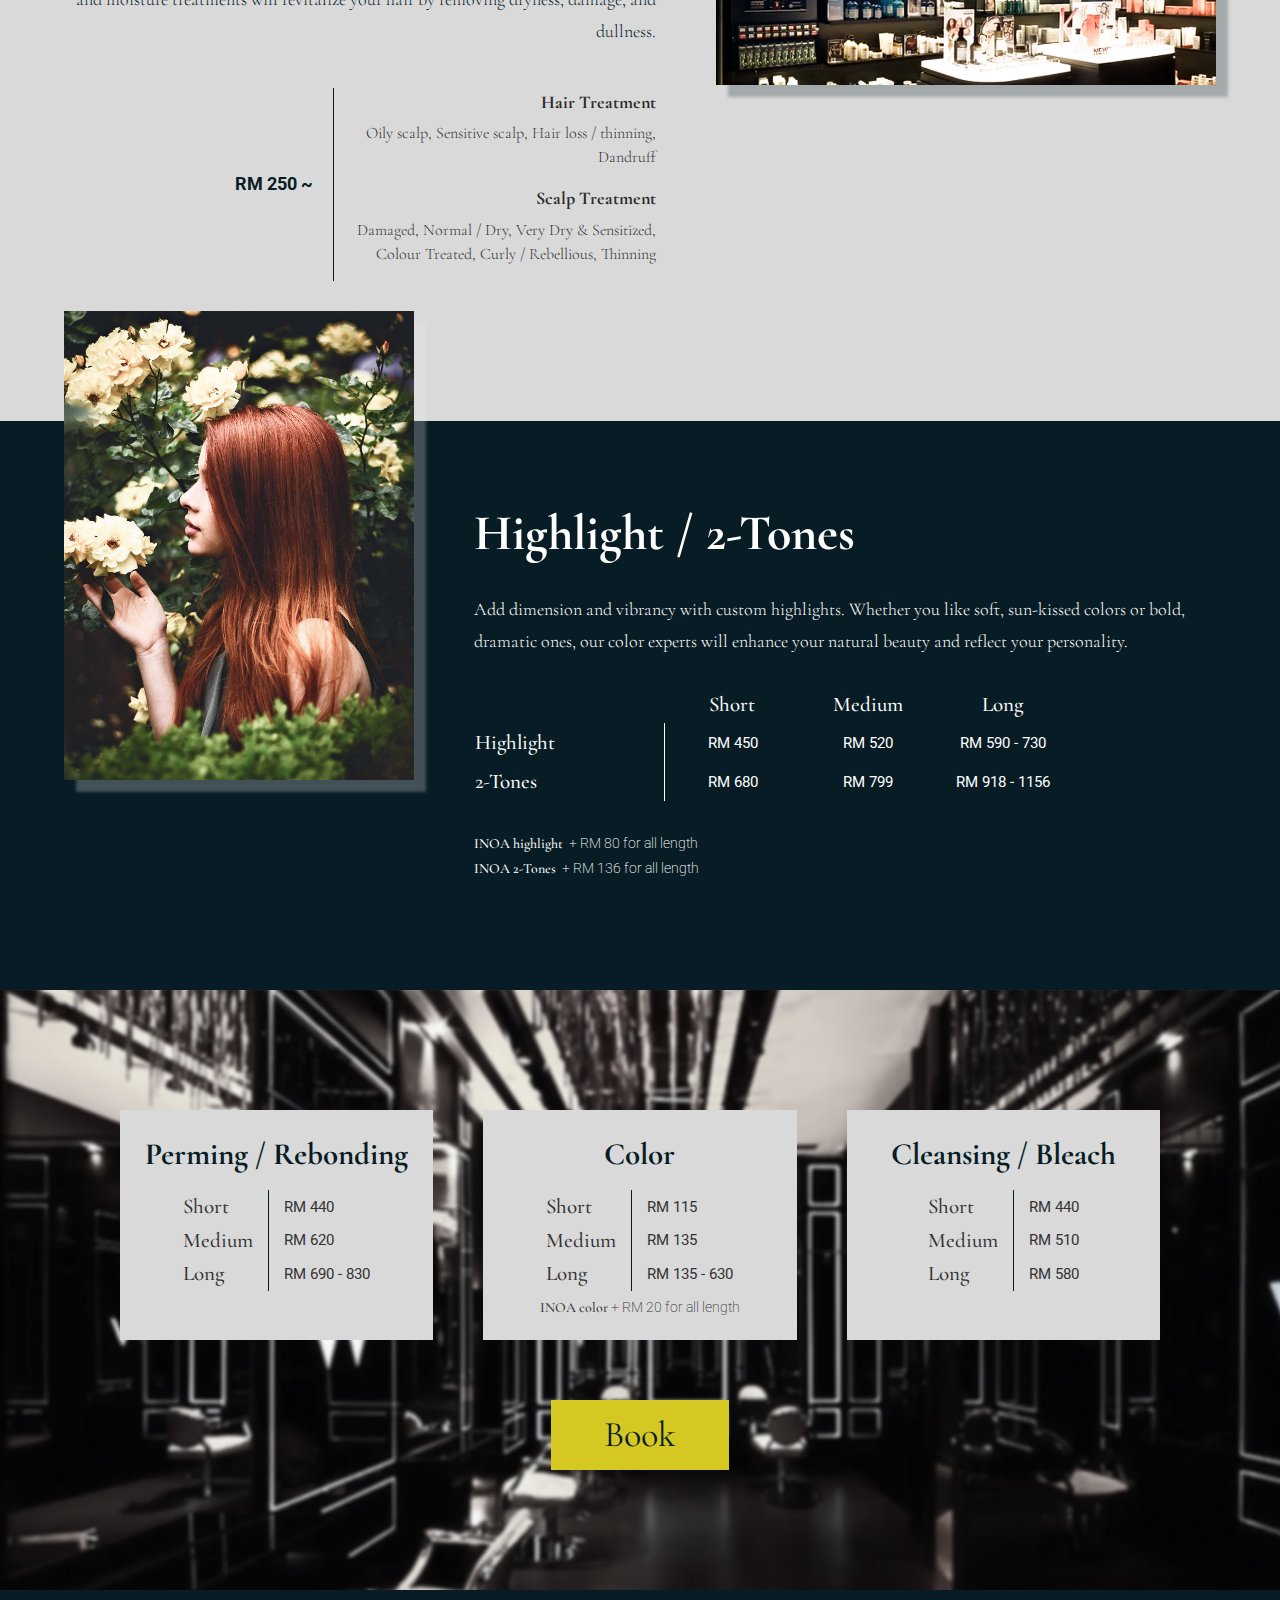
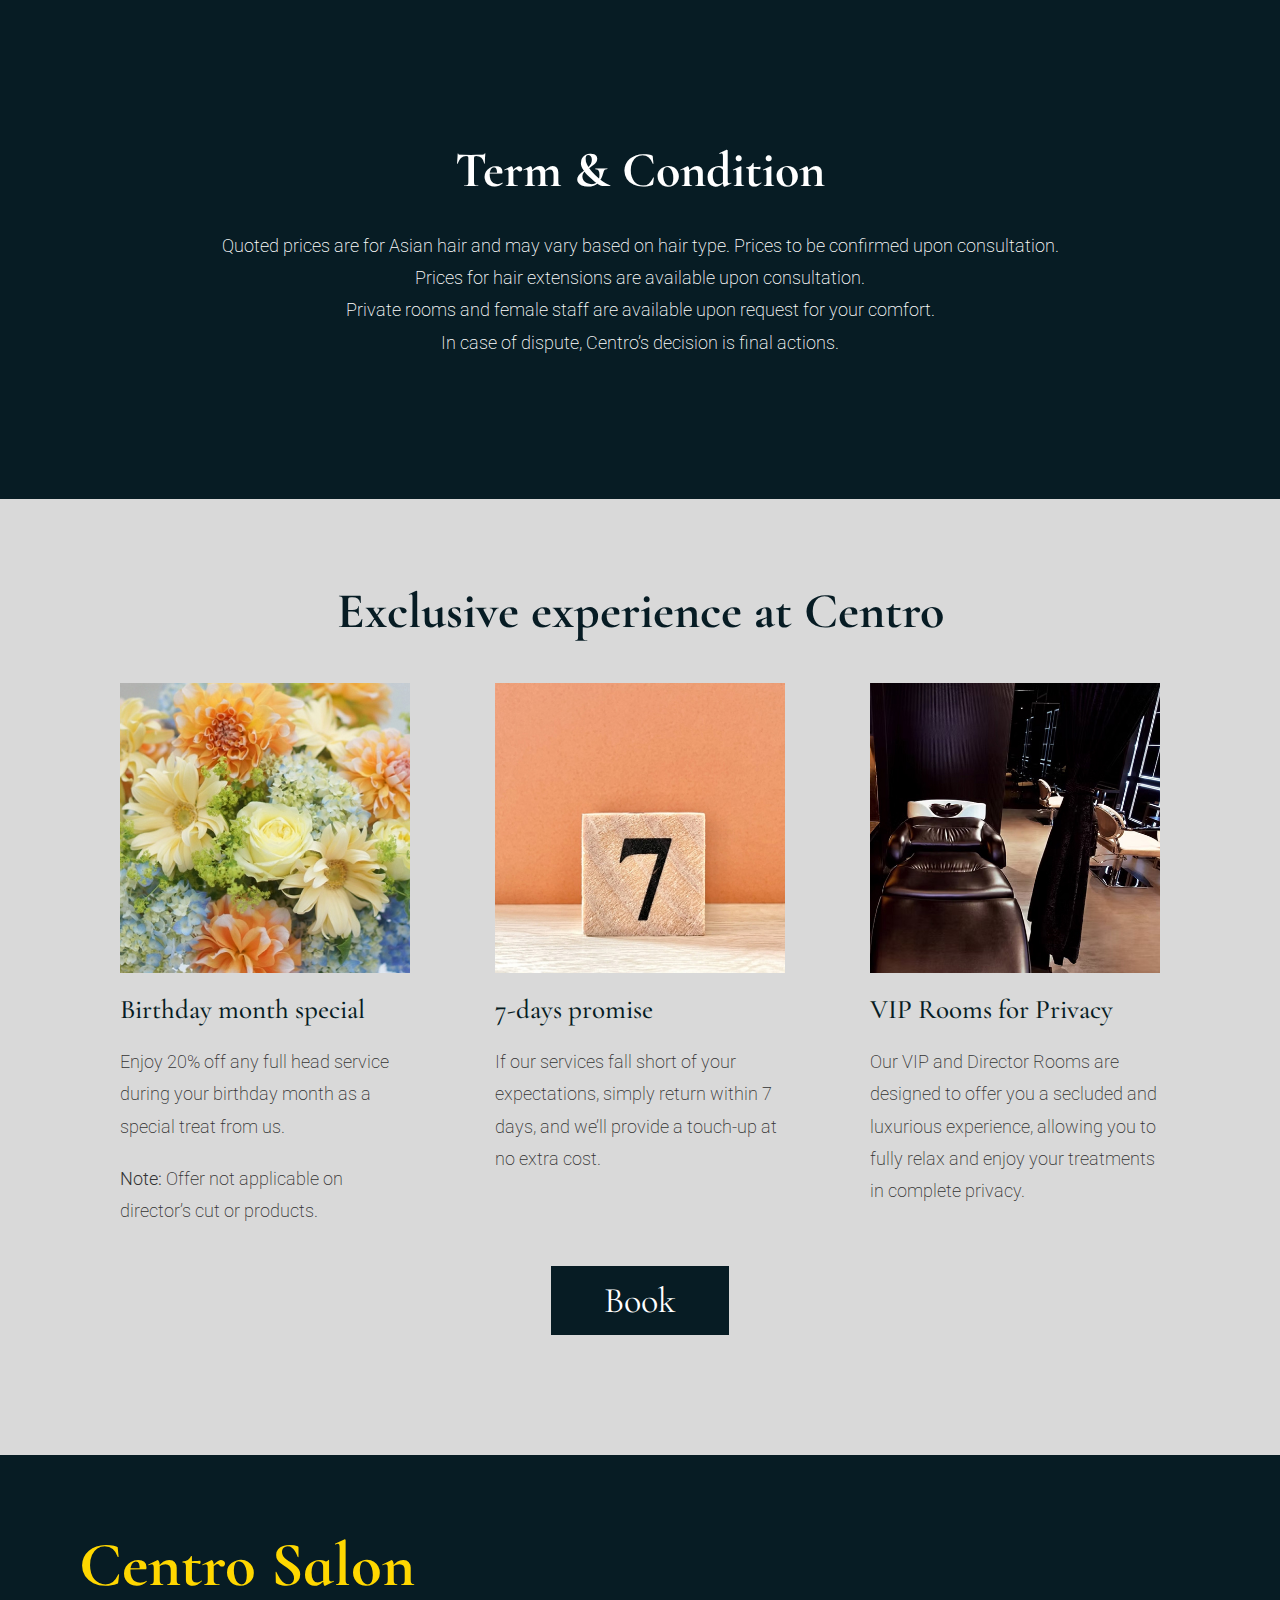
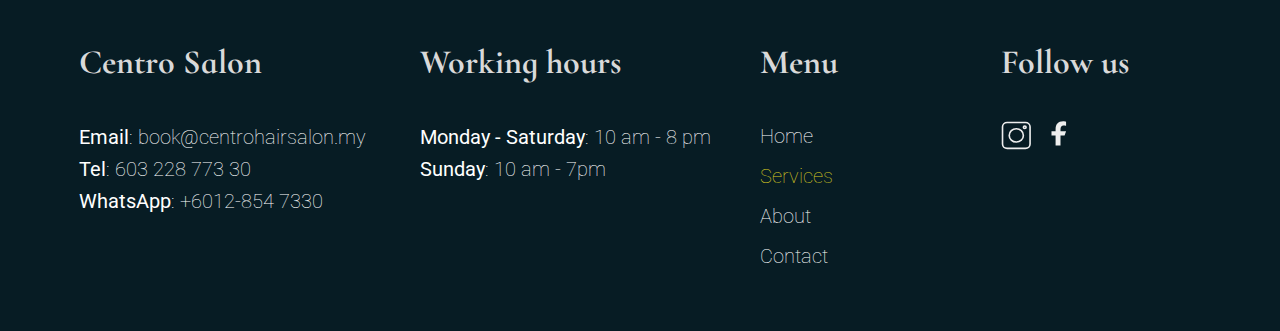
<file: services/index.html>
<!DOCTYPE html>
<html lang="en">

<head>
  <meta charset="UTF-8">
  <meta name="viewport" content="width=device-width, initial-scale=1.0">
  <title>Services | Centro Salon</title>
  <link rel="preconnect" href="https://fonts.googleapis.com">
  <link rel="preconnect" href="https://fonts.gstatic.com" crossorigin>
  <link href="https://fonts.googleapis.com/css2?family=Cormorant+Garamond:ital,wght@0,300..700;1,300..700&family=Cormorant+Infant:ital,wght@0,300..700;1,300..700&family=Roboto:ital,wght@0,100..900;1,100..900&display=swap" rel="stylesheet">
  <link rel="stylesheet" href="../assets/css/screen.css">
</head>

<body>
  <header>
    <div class="logo">
      <a href="../index.html">
        <img src="../assets/images/logo.svg" alt="Centro Salon">
      </a>
    </div>
    <div class="global-nav">
      <nav>
        <ul>
          <li><a href="../index.html">Home</a></li>
          <li class="active">Services</li>
          <li><a href="../about/index.html">About</a></li>
          <li><a href="../contact/index.html">Contact</a></li>
        </ul>
      </nav>
    </div>
  </header>
  <main>

    <section class="section--main-visual bg-mv-services">
      <div class="page">
        <div class="mv-services">
          <div class="mv-services__label">
            <h1>SERVICES</h1>
          </div>
          <div class="mv-services__description">
            <p>We offer excellent hair services to enhance your natural beauty and boost your confidence.
              Over 19 years of experience, our expert stylists combine technical precision with artistic
              flair to deliver results that exceed expectations.</p>
          </div>
          <div class="mv-services__image1">
            <img src="../assets/images/services/pic01.jpg" alt="Blue hair model">
            <div class="mv-services__image3"><img src="../assets/images/services/pic02.jpg" alt="Blonde hair model"></div>
          </div>
          <div class="mv-services__image2"><img src="../assets/images/services/pic02.jpg" alt="Blonde hair model"></div>
        </div>
      </div>
    </section>

    <section class="section--haircut bg-primary">

      <div class="haircut">
        <section>
          <div class="page">
            <div class="haircut__content haircut__content--right">
              <div class="haircut__img">
                <img src="../assets/images/services/haircut1.jpg" alt="">
              </div>
              <div class="haircut__body">
                <h2 class="haircut__title">Haircut</h2>
                <p>A great haircut is more than just a style—it’s an expression of who you are. Our stylists create customized cuts to suit your face shape, lifestyle, and preferences, leaving you refreshed and confident.</p>

                <table class="table--typeA">
                  <thead>
                    <tr>
                      <th></th>
                      <th>Men</th>
                      <th>Women</th>
                    </tr>
                  </thead>
                  <tbody>
                    <tr>
                      <th>Senior Stylist</th>
                      <td>RM 115</td>
                      <td>RM 135</td>
                    </tr>
                    <tr>
                      <th>Artistic Stylist</th>
                      <td>RM 135</td>
                      <td>RM 155</td>
                    </tr>
                    <tr>
                      <th>Artistic Director</th>
                      <td>RM 185</td>
                      <td>RM 205</td>
                    </tr>
                    <tr>
                      <th>Creative Director</th>
                      <td>RM 275</td>
                      <td>RM 305</td>
                    </tr>
                  </tbody>
                </table>


                <p class="note fc-primary">
                  <b>Hair Styling</b>&nbsp;&nbsp;&nbsp;<span class="ff-sans-serif-lw">RM140 - RM170</span>&nbsp;&nbsp;&nbsp;&nbsp;<br class="d-md-none"><b>Wash & Blow</b>&nbsp;&nbsp;&nbsp;<span class="ff-sans-serif-lw">RM80 - RM100</span><br>
                  *Additional <b><span class="ff-sans-serif-l">RM50</span></b> for bookings under Director
                </p>
              </div>
            </div>
          </div>
        </section>

        <section class="bg-secondary">
          <div class="page">
            <div class="haircut__content haircut__content--left">
              <div class="haircut__img">
                <img src="../assets/images/services/haircut2.jpg" alt="">
              </div>
              <div class="haircut__body">
                <h2 class="haircut__title">Treatments</h2>
                <p>Revitalize your hair with our tailored restoration treatments. Our deep conditioning and moisture treatments will revitalize your hair by removing dryness, damage, and dullness.</p>

                <div class="treatment">
                  <div class="treatment__price">
                    RM 250 ~
                  </div>
                  <div class="treatment__details">
                    <h3>Hair Treatment</h3>
                    <p>Oily scalp, Sensitive scalp, Hair loss / thinning, Dandruff</p>

                    <h3>Scalp Treatment</h3>
                    <p>
                      Damaged, Normal / Dry, Very Dry & Sensitized,<br>
                      Colour Treated, Curly / Rebellious, Thinning
                    </p>
                  </div>
                </div>

              </div>
            </div>
          </div>
        </section>

        <section>
          <div class="page">
            <div class="haircut__content haircut__content--right">
              <div class="haircut__img">
                <img src="../assets/images/services/haircut3.jpg" alt="">
              </div>
              <div class="haircut__body">
                <h2 class="haircut__title">Highlight / 2-Tones</h2>
                <p>Add dimension and vibrancy with custom highlights. Whether you like soft, sun-kissed colors or bold, dramatic ones, our color experts will enhance your natural beauty and reflect your personality.</p>

                <table class="table--typeA">
                  <thead>
                    <tr>
                      <th></th>
                      <th>Short</th>
                      <th>Medium</th>
                      <th>Long</th>
                    </tr>
                  </thead>
                  <tbody>
                    <tr>
                      <th>Highlight</th>
                      <td>RM 450</td>
                      <td>RM 520</td>
                      <td>RM 590 - 730</td>
                    </tr>
                    <tr>
                      <th>2-Tones</th>
                      <td>RM 680</td>
                      <td>RM 799</td>
                      <td>RM 918 - 1156</td>
                    </tr>
                  </tbody>
                </table>

                <p class="note">
                  <b>INOA highlight</b>&nbsp;&nbsp;<span class="ff-sans-serif-lw">+ RM 80 for all length</span><br>
                  <b>INOA 2-Tones</b>&nbsp;&nbsp;<span class="ff-sans-serif-lw">+ RM 136 for all length</span>
                </p>
              </div>
            </div>
          </div>
      </div>

    </section>

    <section class="section--price">
      <div class="page">
        <div class="price">
          <div class="price__item">
            <h2 class="price__title">Perming / Rebonding</h2>
            <div class="price__text">
              <table class="table--price">
                <tbody>
                  <tr>
                    <th>Short</th>
                    <td>RM 440</td>
                  </tr>
                  <tr>
                    <th>Medium</th>
                    <td>RM 620</td>
                  </tr>
                  <tr>
                    <th>Long</th>
                    <td>RM 690 - 830</td>
                  </tr>
                </tbody>
              </table>

            </div>
          </div>
          <div class="price__item">
            <h2 class="price__title">Color</h2>
            <div class="price__text">
              <table class="table--price">
                <tbody>
                  <tr>
                    <th>Short</th>
                    <td>RM 115</td>
                  </tr>
                  <tr>
                    <th>Medium</th>
                    <td>RM 135</td>
                  </tr>
                  <tr>
                    <th>Long</th>
                    <td>RM 135 - 630</td>
                  </tr>
                </tbody>
              </table>
            </div>
            <p class="note m-y-0 m-t-1">
              <b>INOA color</b><span class="ff-sans-serif-lw"> + RM 20 for all length</span>
            </p>
          </div>
          <div class="price__item">
            <h2 class="price__title">Cleansing / Bleach</h2>
            <div class="price__text">
              <table class="table--price">
                <tbody>
                  <tr>
                    <th>Short</th>
                    <td>RM 440</td>
                  </tr>
                  <tr>
                    <th>Medium</th>
                    <td>RM 510</td>
                  </tr>
                  <tr>
                    <th>Long</th>
                    <td>RM 580</td>
                  </tr>
                </tbody>
              </table>

            </div>
          </div>
        </div>
        <div class="center"><a href="../contact/index.html" class="btn btn__secondary">Book</a></div>
      </div>
    </section>

    <section class="section--terms">
      <div class="page">
        <h2>Term & Condition</h2>
        <p>Quoted prices are for Asian hair and may vary based on hair type. Prices to be confirmed upon consultation.<br>
          Prices for hair extensions are available upon consultation.<br>
          Private rooms and female staff are available upon request for your comfort.<br>
          In case of dispute, Centro’s decision is final actions.</p>
      </div>
    </section>

    <section class="section--experience bg-secondary">
      <div class="page">
        <h2 class="center m-b-5">Exclusive experience at Centro</h2>
        <div class="experience">
          <div class="experience__item">
            <img src="../assets/images/services/experience1.jpg" alt="">
            <h3>Birthday month special</h3>
            <p class="experience__text">Enjoy 20% off any full head service during your birthday month as a special treat from us.</p>
            <p class="experience__note"><b>Note:</b> Offer not applicable on director’s cut or products.</p>
          </div>
          <div class="experience__item">
            <img src="../assets/images/services/experience2.jpg" alt="">
            <h3>7-days promise</h3>
            <p class="experience__text">If our services fall short of your expectations, simply return within 7 days, and we’ll provide a touch-up at no extra cost.</p>
          </div>
          <div class="experience__item">
            <img src="../assets/images/services/experience3.jpg" alt="">
            <h3>VIP Rooms for Privacy</h3>
            <p class="experience__text">Our VIP and Director Rooms are designed to offer you a secluded and luxurious experience, allowing you to fully relax and enjoy your treatments in complete privacy.</p>
          </div>
        </div>
        <div class="center"><a href="../contact/index.html" class="btn btn__primary">Book</a></div>
      </div>
    </section>

  </main>
  <footer class="footer page">
    <p class="footer__title"><a href="../index.html" class="aboutlink">Centro Salon</a></p>
    <div class="footer__items">
      <div class="footer__item">
        <p class="footer__subTitle">Centro Salon</p>
        <div class="footer__content">
          <p><b>Email</b>: book@centrohairsalon.my</p>
          <p><b>Tel</b>: 603 228 773 30</p>
          <p><b>WhatsApp</b>: +6012-854 7330</p>
        </div>
      </div>
      <div class="footer__item">
        <p class="footer__subTitle">Working hours</p>
        <div class="footer__content">
          <p><b>Monday - Saturday</b>: 10 am - 8 pm</p>
          <p><b>Sunday</b>: 10 am - 7pm</p>
        </div>
      </div>
      <div class="footer__item">
        <p class="footer__subTitle">Menu</p>
        <div class="footer__content">
          <div class="global-nav global-nav--footer">
            <nav>
              <ul>
                <li><a href="../index.html">Home</a></li>
                <li class="active">Services</li>
                <li><a href="../about/index.html">About</a></li>
                <li><a href="../contact/index.html">Contact</a></li>
              </ul>
            </nav>
          </div>
        </div>
      </div>
      <div class="footer__item">
        <p class="footer__subTitle">Follow us</p>
        <div class="footer__content">
          <div class="footer__sns">
            <a href="https://www.instagram.com/centrohairsalon/?hl=en" target="_blank"><img src="../assets/images/Instagram.svg" alt="Instagram"></a>
            <a href="https://www.facebook.com/centrohairsalon.my/" target="_blank"><img src="../assets/images/Facebook.svg" alt="Facebook"></a>
          </div>
        </div>
      </div>
    </div>
  </footer>
</body>

</html>
</file>
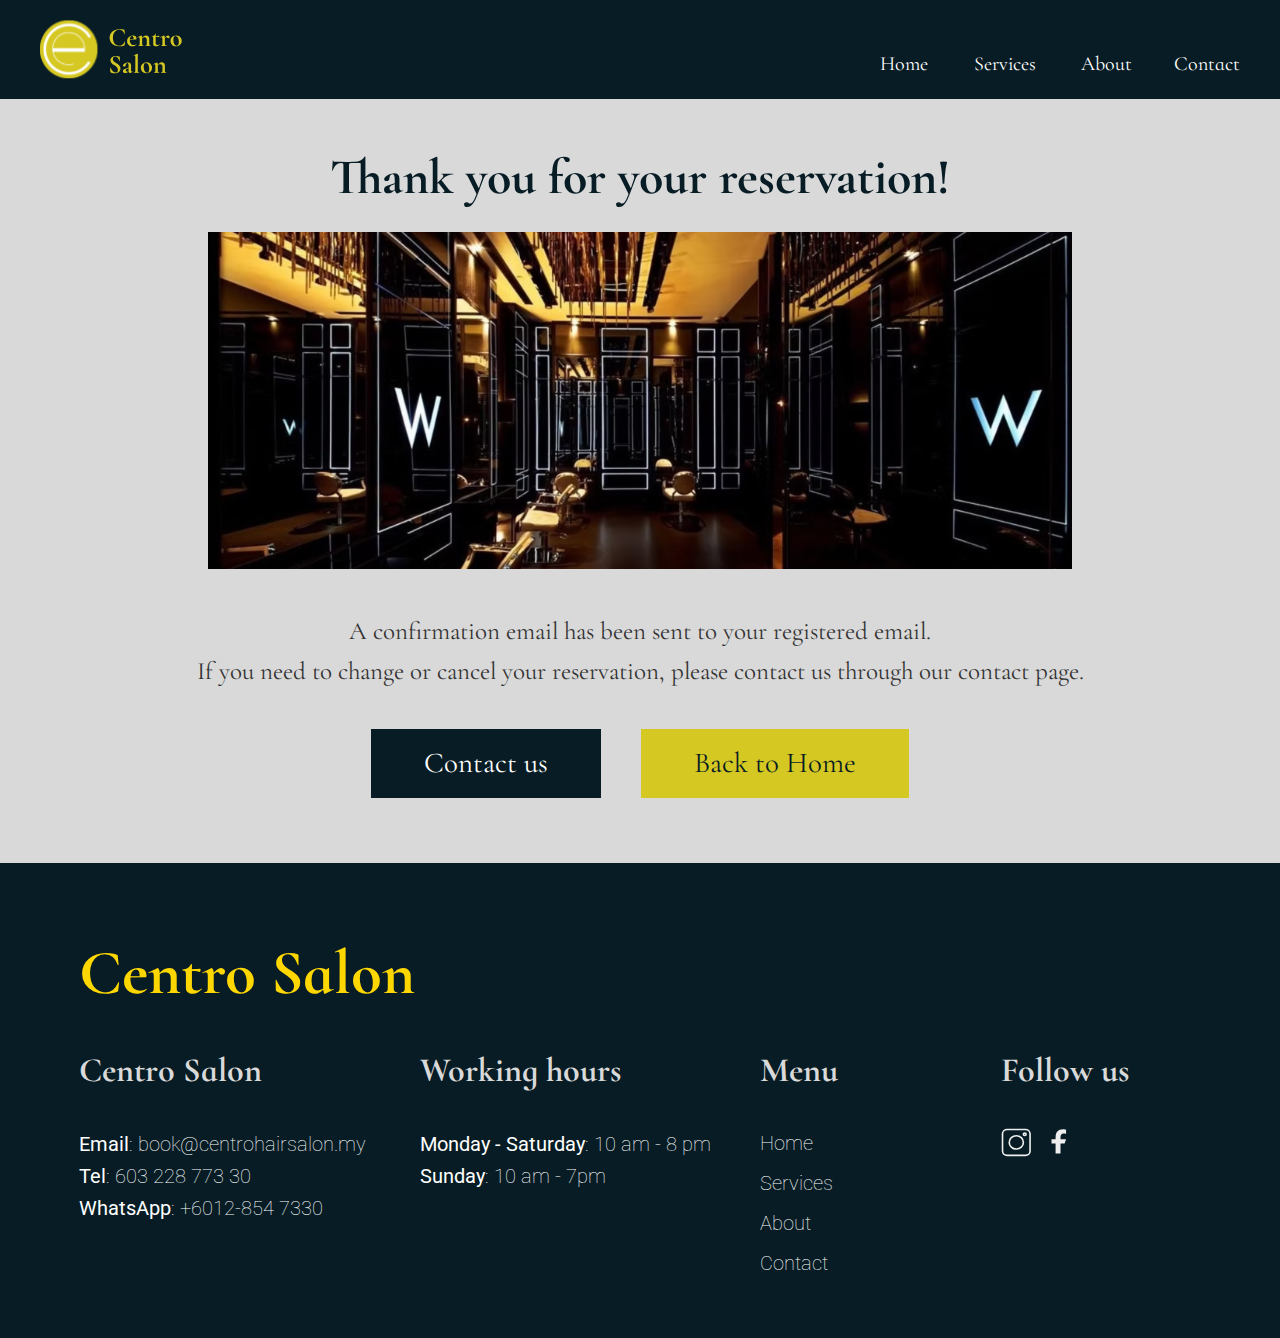
<file: thanks/index.html>
<!DOCTYPE html>
<html lang="en">
	
<head>
  <meta charset="UTF-8">
  <meta name="viewport" content="width=device-width, initial-scale=1.0">
  <title>About | Centro Salon</title>
  <link rel="preconnect" href="https://fonts.googleapis.com">
  <link rel="preconnect" href="https://fonts.gstatic.com" crossorigin>
  <link href="https://fonts.googleapis.com/css2?family=Cormorant+Garamond:ital,wght@0,300..700;1,300..700&family=Cormorant+Infant:ital,wght@0,300..700;1,300..700&family=Roboto:ital,wght@0,100..900;1,100..900&display=swap" rel="stylesheet">
  <link rel="stylesheet" href="../assets/css/screen.css">
</head>

	
	
<body>
  <header>
    <div class="logo">
		<a href="../index.html">
      <img src="../assets/images/logo.svg" alt="Centro Salon">
		</a>
    </div>
    <div class="global-nav">
      <nav>
        <ul>
          <li><a href="../index.html">Home</a></li>
          <li><a href="../services/index.html">Services</a></li>
          <li><a href="../about/index.html">About</a></li>
          <li><a href="../contact/index.html">Contact</a></li>
        </ul>
      </nav>
    </div>
  </header>
	
	
	
  <main class="page-thanks">
    <section class="bg-secondary">
      <div class="page">
        <div class="thanks__1">
          <h1>Thank you for your reservation!</h1>
        </div>
        <div class="thanks__img">
          <img src="../assets/images/untitle/salon.png" alt="">
        </div>
        <div class="thanks__2">
          <p>A confirmation email has been sent to your registered email.</p>
        </div>
        <div class="thanks__3">
          <p>If you need to change or cancel your reservation, please contact us through our contact page.</p>
        </div>
        <div class="buttons-container">
          <div class="center"><a href="../contact/index.html" class="btn btn__primary">Contact us</a></div>
          <div class="center"><a href="../index.html" class="btn btn__secondary">Back to Home</a></div>
        </div>
      </div>
    </section>
  </main>
	
	
	
	
  <footer class="footer page">
	  <p class="footer__title"><a href="../index.html" class="aboutlink">Centro Salon</a></p>
    <div class="footer__items">
      <div class="footer__item">
        <p class="footer__subTitle">Centro Salon</p>
        <div class="footer__content">
          <p><b>Email</b>: book@centrohairsalon.my</p>
          <p><b>Tel</b>: 603 228 773 30</p>
          <p><b>WhatsApp</b>: +6012-854 7330</p>
        </div>
      </div>
      <div class="footer__item">
        <p class="footer__subTitle">Working hours</p>
        <div class="footer__content">
          <p><b>Monday - Saturday</b>: 10 am - 8 pm</p>
          <p><b>Sunday</b>: 10 am - 7pm</p>
        </div>
      </div>
      <div class="footer__item">
        <p class="footer__subTitle">Menu</p>
        <div class="footer__content">
          <div class="global-nav global-nav--footer">
            <nav>
              <ul>
                <li><a href="../index.html">Home</a></li>
                <li><a href="../services/index.html">Services</a></li>
                <li><a href="../about/index.html" class="aboutlink">About</a></li>
                <li><a href="../contact/index.html">Contact</a></li>
              </ul>
            </nav>
          </div>
        </div>
      </div>
      <div class="footer__item">
        <p class="footer__subTitle">Follow us</p>
        <div class="footer__content">
          <div class="footer__sns">
            <a href="https://www.instagram.com/centrohairsalon/?hl=en" target="_blank"><img src="../assets/images/Instagram.svg" alt="Instagram"></a>
            <a href="https://www.facebook.com/centrohairsalon.my/" target="_blank"><img src="../assets/images/Facebook.svg" alt="Facebook"></a>
          </div>
        </div>
      </div>
    </div>
  </footer>
</body>
	
	
</html>
</file>
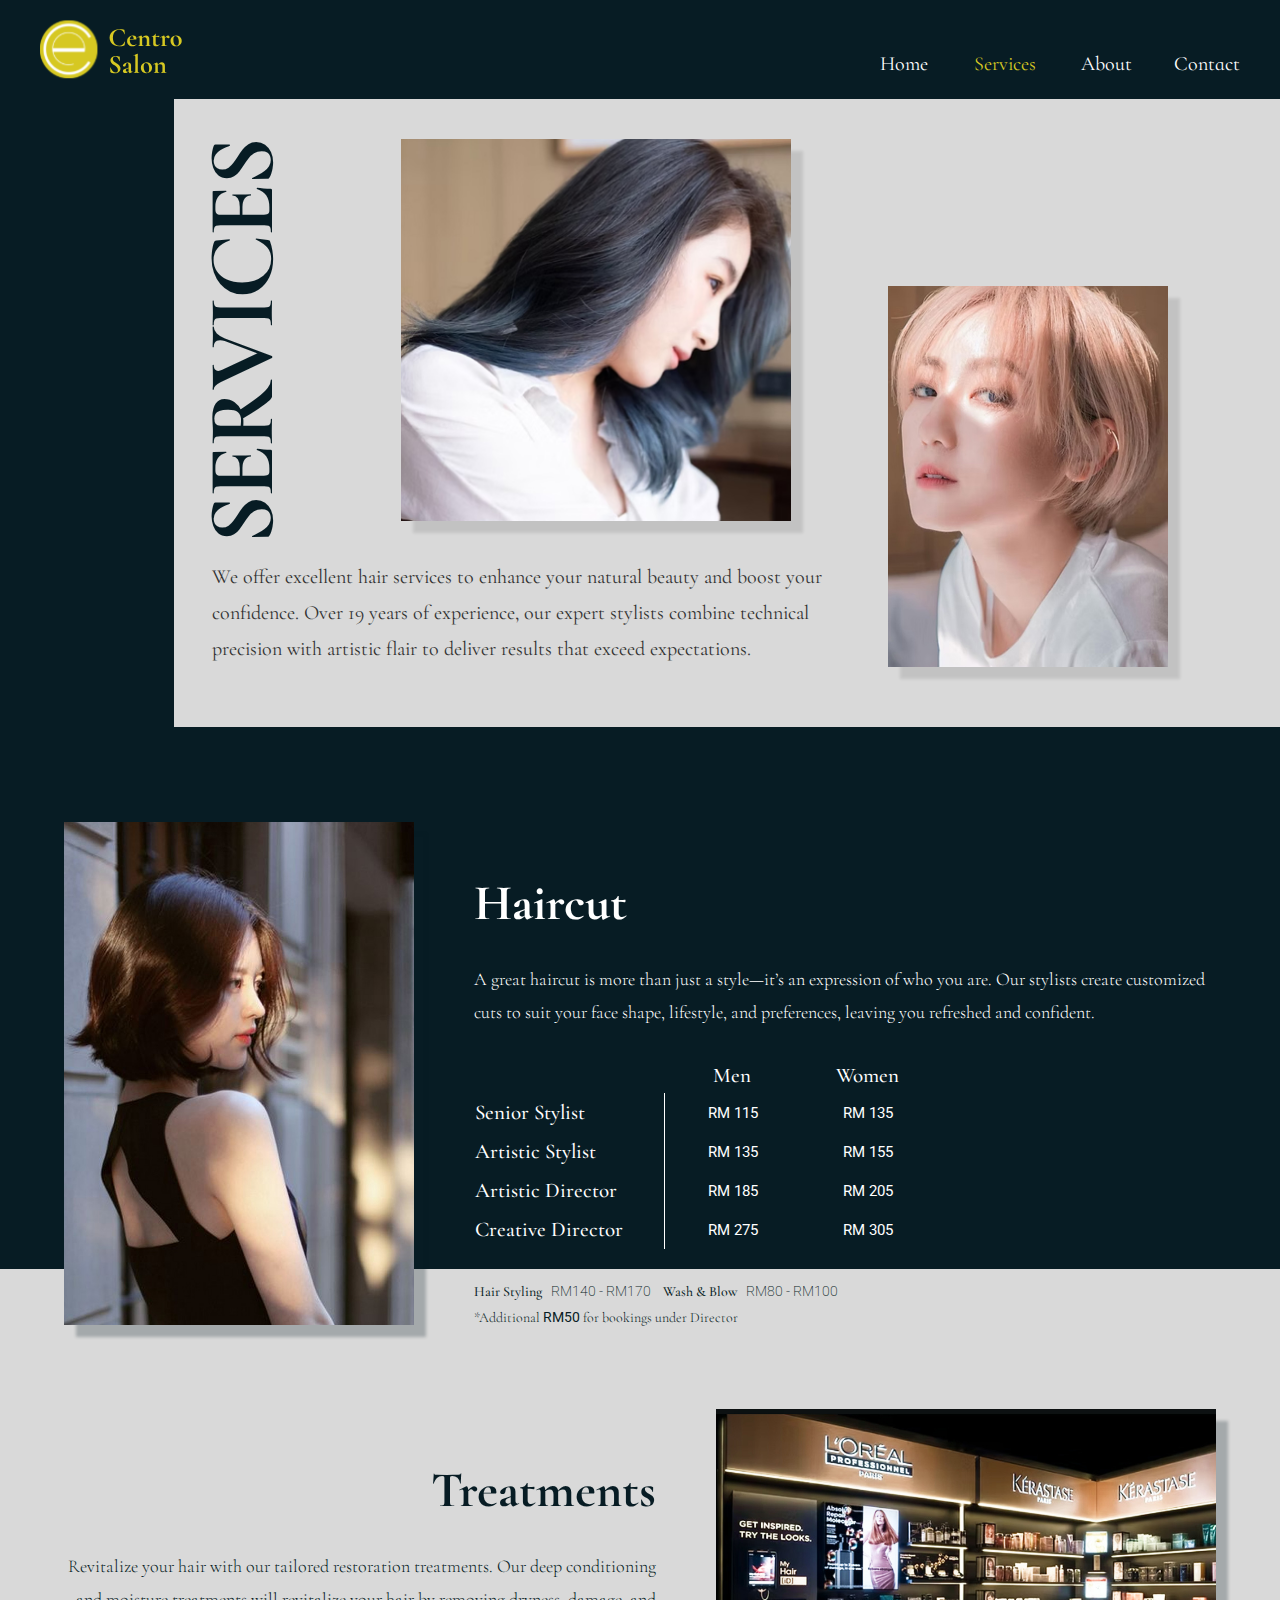
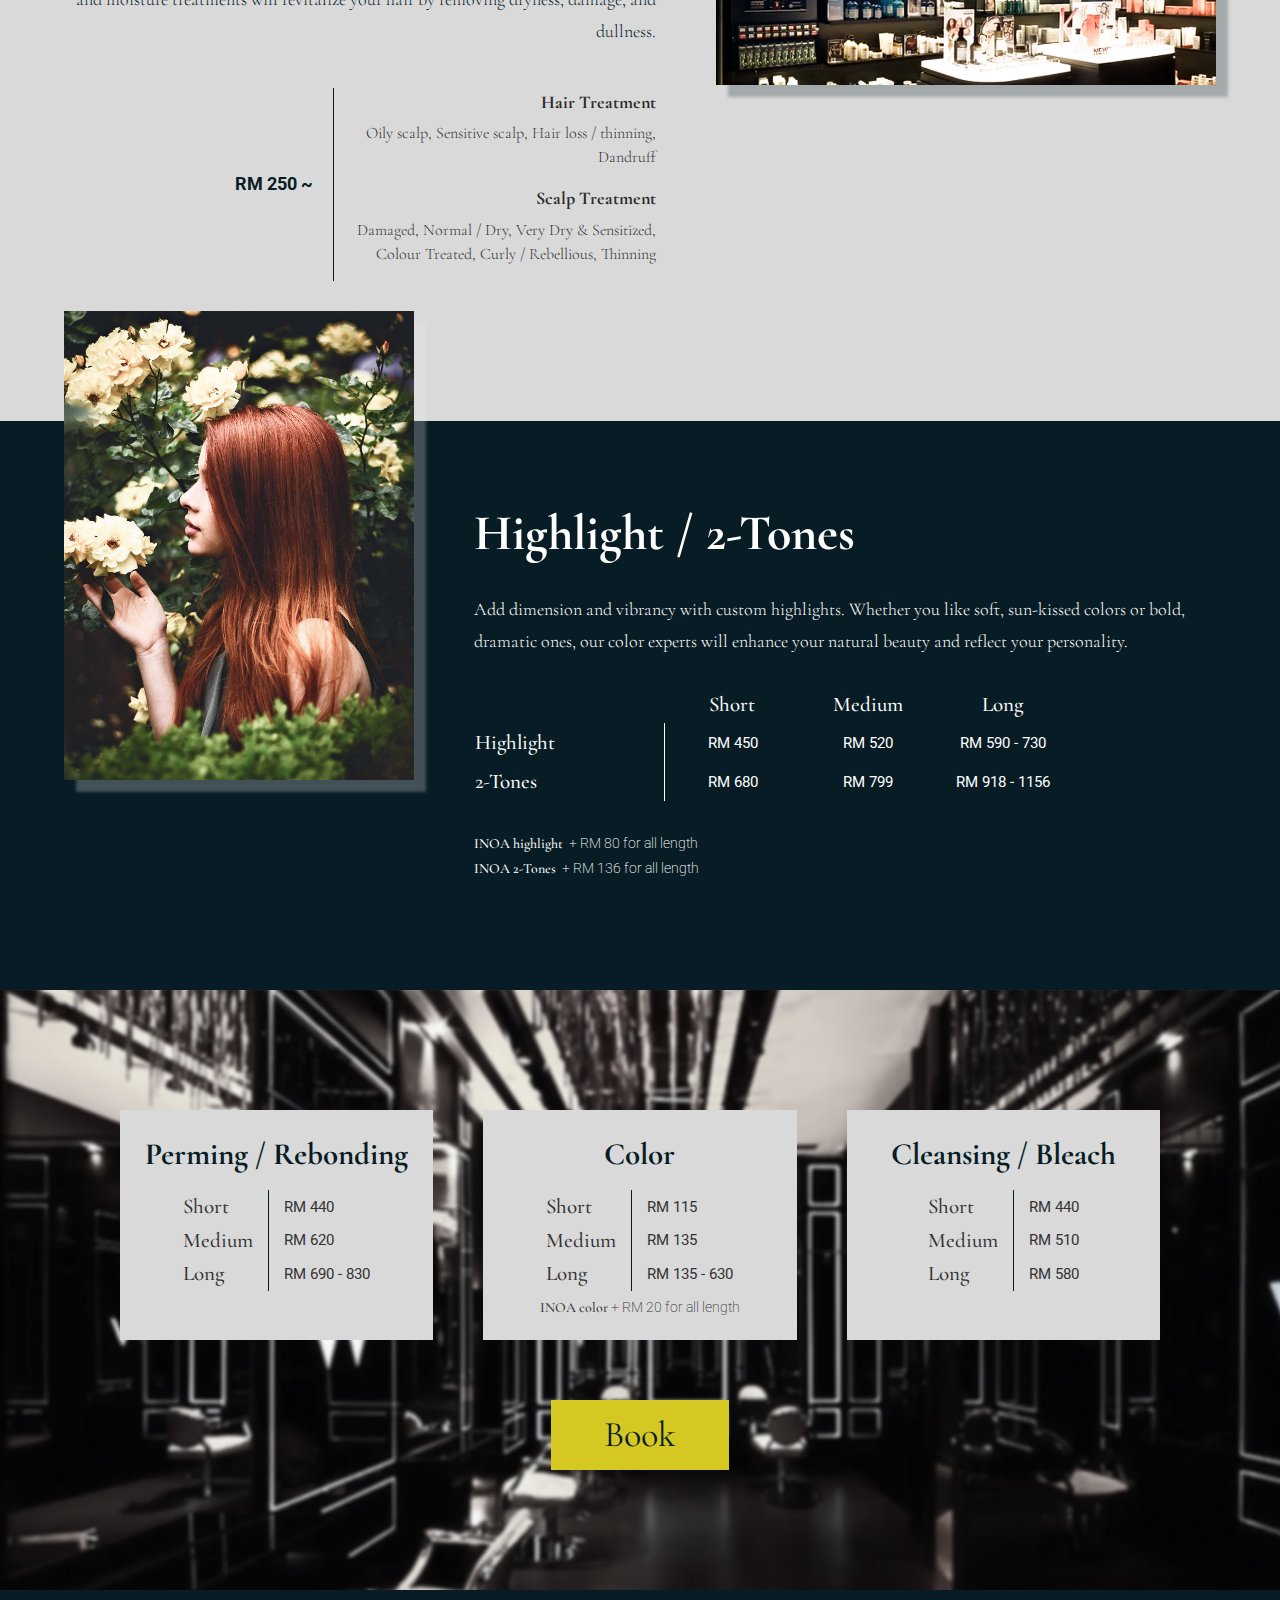
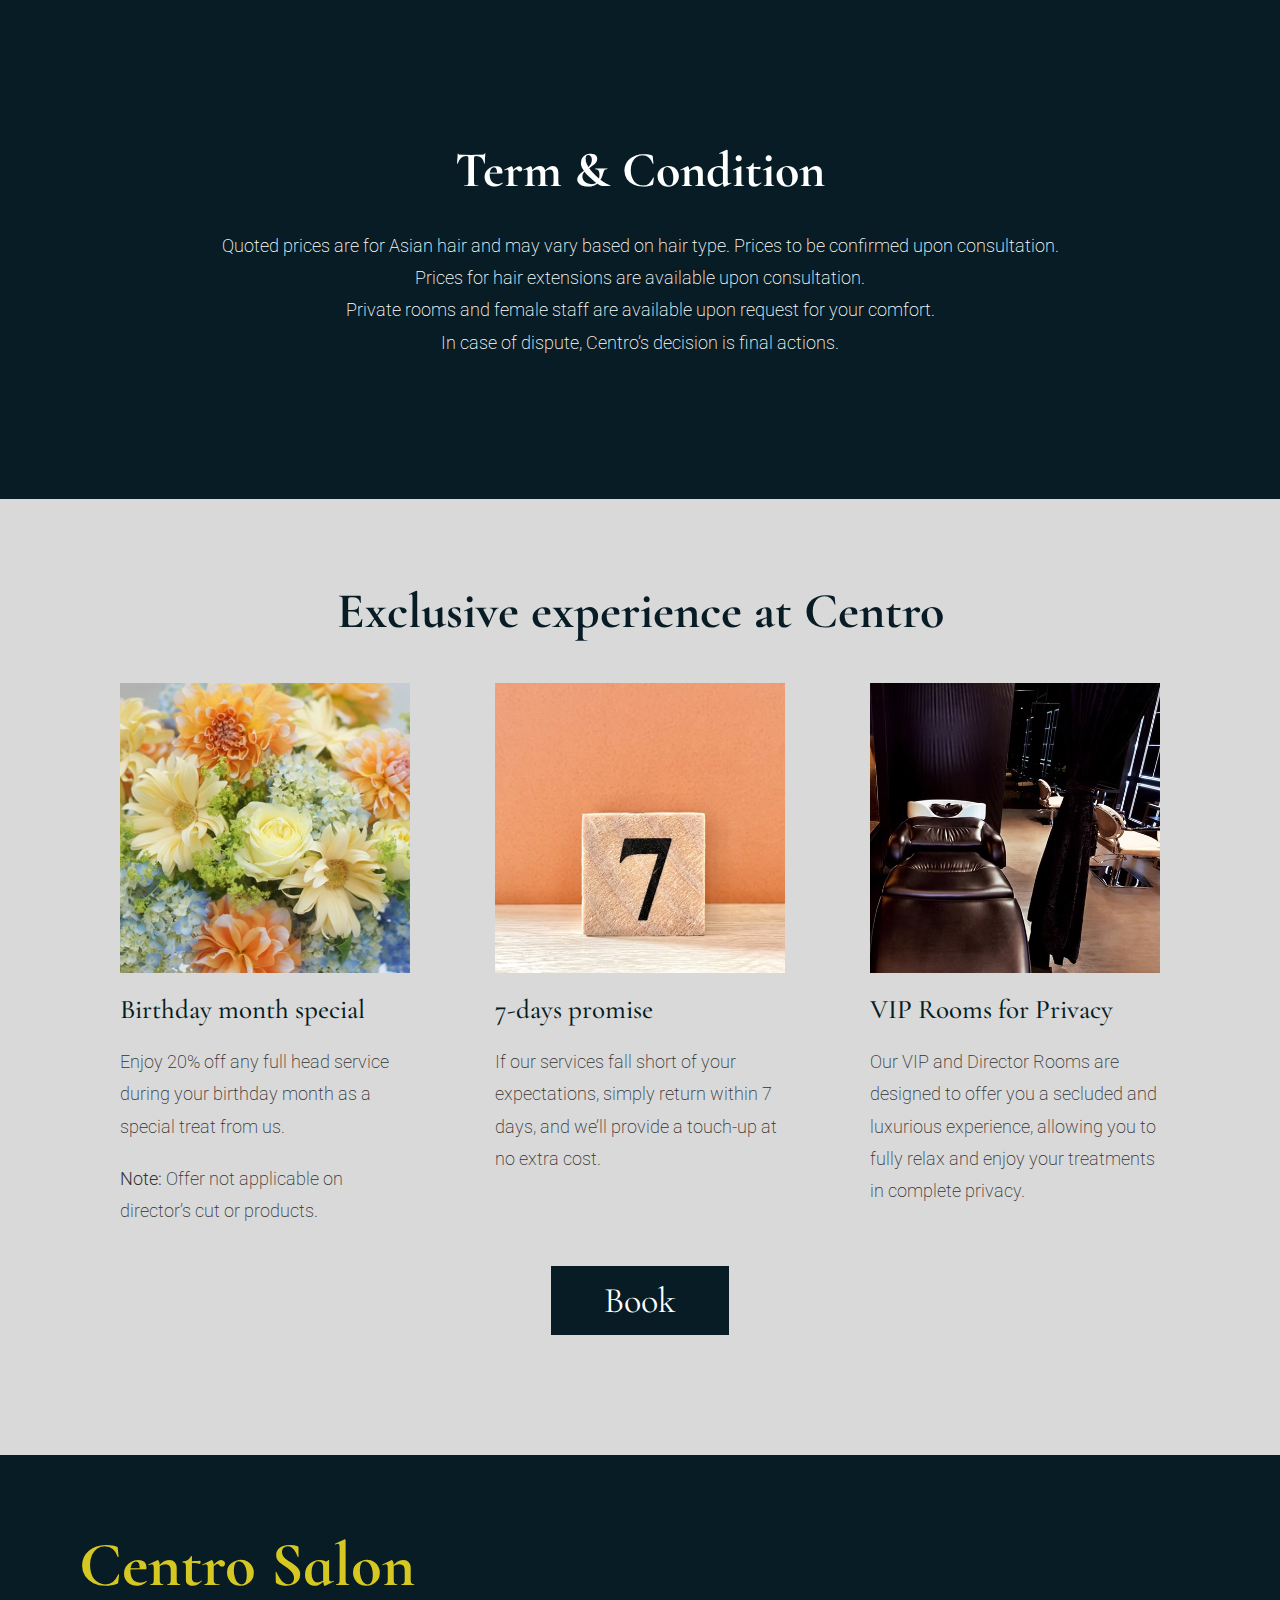
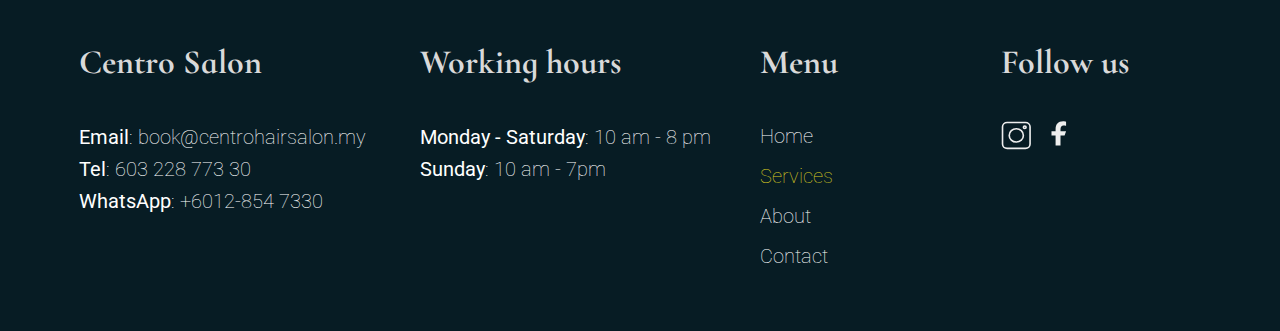
<file: Komugi Uchibori final/services/index.html>
<!DOCTYPE html>
<html lang="en">

<head>
  <meta charset="UTF-8">
  <meta name="viewport" content="width=device-width, initial-scale=1.0">
  <title>Services | Centro Salon</title>
  <link rel="preconnect" href="https://fonts.googleapis.com">
  <link rel="preconnect" href="https://fonts.gstatic.com" crossorigin>
  <link href="https://fonts.googleapis.com/css2?family=Cormorant+Garamond:ital,wght@0,300..700;1,300..700&family=Cormorant+Infant:ital,wght@0,300..700;1,300..700&family=Roboto:ital,wght@0,100..900;1,100..900&display=swap" rel="stylesheet">
  <link rel="stylesheet" href="../assets/css/screen.css">
</head>

<body>
  <header>
    <div class="logo">
      <a href="../index.html">
        <img src="../assets/images/logo.svg" alt="Centro Salon">
      </a>
    </div>
    <div class="global-nav">
      <nav>
        <ul>
          <li><a href="../index.html">Home</a></li>
          <li class="active">Services</li>
          <li><a href="../about/index.html">About</a></li>
          <li><a href="../contact/index.html">Contact</a></li>
        </ul>
      </nav>
    </div>
  </header>
  <main>

    <section class="section--main-visual bg-mv-services">
      <div class="page">
        <div class="mv-services">
          <div class="mv-services__label">
            <h1>SERVICES</h1>
          </div>
          <div class="mv-services__description">
            <p>We offer excellent hair services to enhance your natural beauty and boost your confidence.
              Over 19 years of experience, our expert stylists combine technical precision with artistic
              flair to deliver results that exceed expectations.</p>
          </div>
          <div class="mv-services__image1">
            <img src="../assets/images/services/pic01.jpg" alt="Blue hair model">
            <div class="mv-services__image3"><img src="../assets/images/services/pic02.jpg" alt="Blonde hair model"></div>
          </div>
          <div class="mv-services__image2"><img src="../assets/images/services/pic02.jpg" alt="Blonde hair model"></div>
        </div>
      </div>
    </section>

    <section class="section--haircut bg-primary">

      <div class="haircut">
        <section>
          <div class="page">
            <div class="haircut__content haircut__content--right">
              <div class="haircut__img">
                <img src="../assets/images/services/haircut1.jpg" alt="">
              </div>
              <div class="haircut__body">
                <h2 class="haircut__title">Haircut</h2>
                <p>A great haircut is more than just a style—it’s an expression of who you are. Our stylists create customized cuts to suit your face shape, lifestyle, and preferences, leaving you refreshed and confident.</p>

                <table class="table--typeA">
                  <thead>
                    <tr>
                      <th></th>
                      <th>Men</th>
                      <th>Women</th>
                    </tr>
                  </thead>
                  <tbody>
                    <tr>
                      <th>Senior Stylist</th>
                      <td>RM 115</td>
                      <td>RM 135</td>
                    </tr>
                    <tr>
                      <th>Artistic Stylist</th>
                      <td>RM 135</td>
                      <td>RM 155</td>
                    </tr>
                    <tr>
                      <th>Artistic Director</th>
                      <td>RM 185</td>
                      <td>RM 205</td>
                    </tr>
                    <tr>
                      <th>Creative Director</th>
                      <td>RM 275</td>
                      <td>RM 305</td>
                    </tr>
                  </tbody>
                </table>


                <p class="note fc-primary">
                  <b>Hair Styling</b>&nbsp;&nbsp;&nbsp;<span class="ff-sans-serif-lw">RM140 - RM170</span>&nbsp;&nbsp;&nbsp;&nbsp;<br class="d-md-none"><b>Wash & Blow</b>&nbsp;&nbsp;&nbsp;<span class="ff-sans-serif-lw">RM80 - RM100</span><br>
                  *Additional <b><span class="ff-sans-serif-l">RM50</span></b> for bookings under Director
                </p>
              </div>
            </div>
          </div>
        </section>

        <section class="bg-secondary">
          <div class="page">
            <div class="haircut__content haircut__content--left">
              <div class="haircut__img">
                <img src="../assets/images/services/haircut2.jpg" alt="">
              </div>
              <div class="haircut__body">
                <h2 class="haircut__title">Treatments</h2>
                <p>Revitalize your hair with our tailored restoration treatments. Our deep conditioning and moisture treatments will revitalize your hair by removing dryness, damage, and dullness.</p>

                <div class="treatment">
                  <div class="treatment__price">
                    RM 250 ~
                  </div>
                  <div class="treatment__details">
                    <h3>Hair Treatment</h3>
                    <p>Oily scalp, Sensitive scalp, Hair loss / thinning, Dandruff</p>

                    <h3>Scalp Treatment</h3>
                    <p>
                      Damaged, Normal / Dry, Very Dry & Sensitized,<br>
                      Colour Treated, Curly / Rebellious, Thinning
                    </p>
                  </div>
                </div>

              </div>
            </div>
          </div>
        </section>

        <section>
          <div class="page">
            <div class="haircut__content haircut__content--right">
              <div class="haircut__img">
                <img src="../assets/images/services/haircut3.jpg" alt="">
              </div>
              <div class="haircut__body">
                <h2 class="haircut__title">Highlight / 2-Tones</h2>
                <p>Add dimension and vibrancy with custom highlights. Whether you like soft, sun-kissed colors or bold, dramatic ones, our color experts will enhance your natural beauty and reflect your personality.</p>

                <table class="table--typeA">
                  <thead>
                    <tr>
                      <th></th>
                      <th>Short</th>
                      <th>Medium</th>
                      <th>Long</th>
                    </tr>
                  </thead>
                  <tbody>
                    <tr>
                      <th>Highlight</th>
                      <td>RM 450</td>
                      <td>RM 520</td>
                      <td>RM 590 - 730</td>
                    </tr>
                    <tr>
                      <th>2-Tones</th>
                      <td>RM 680</td>
                      <td>RM 799</td>
                      <td>RM 918 - 1156</td>
                    </tr>
                  </tbody>
                </table>

                <p class="note">
                  <b>INOA highlight</b>&nbsp;&nbsp;<span class="ff-sans-serif-lw">+ RM 80 for all length</span><br>
                  <b>INOA 2-Tones</b>&nbsp;&nbsp;<span class="ff-sans-serif-lw">+ RM 136 for all length</span>
                </p>
              </div>
            </div>
          </div>
      </div>

    </section>

    <section class="section--price">
      <div class="page">
        <div class="price">
          <div class="price__item">
            <h2 class="price__title">Perming / Rebonding</h2>
            <div class="price__text">
              <table class="table--price">
                <tbody>
                  <tr>
                    <th>Short</th>
                    <td>RM 440</td>
                  </tr>
                  <tr>
                    <th>Medium</th>
                    <td>RM 620</td>
                  </tr>
                  <tr>
                    <th>Long</th>
                    <td>RM 690 - 830</td>
                  </tr>
                </tbody>
              </table>

            </div>
          </div>
          <div class="price__item">
            <h2 class="price__title">Color</h2>
            <div class="price__text">
              <table class="table--price">
                <tbody>
                  <tr>
                    <th>Short</th>
                    <td>RM 115</td>
                  </tr>
                  <tr>
                    <th>Medium</th>
                    <td>RM 135</td>
                  </tr>
                  <tr>
                    <th>Long</th>
                    <td>RM 135 - 630</td>
                  </tr>
                </tbody>
              </table>
            </div>
            <p class="note m-y-0 m-t-1">
              <b>INOA color</b><span class="ff-sans-serif-lw"> + RM 20 for all length</span>
            </p>
          </div>
          <div class="price__item">
            <h2 class="price__title">Cleansing / Bleach</h2>
            <div class="price__text">
              <table class="table--price">
                <tbody>
                  <tr>
                    <th>Short</th>
                    <td>RM 440</td>
                  </tr>
                  <tr>
                    <th>Medium</th>
                    <td>RM 510</td>
                  </tr>
                  <tr>
                    <th>Long</th>
                    <td>RM 580</td>
                  </tr>
                </tbody>
              </table>

            </div>
          </div>
        </div>
        <div class="center"><a href="../contact/index.html" class="btn btn__secondary">Book</a></div>
      </div>
    </section>

    <section class="section--terms">
      <div class="page">
        <h2>Term & Condition</h2>
        <p>Quoted prices are for Asian hair and may vary based on hair type. Prices to be confirmed upon consultation.<br>
          Prices for hair extensions are available upon consultation.<br>
          Private rooms and female staff are available upon request for your comfort.<br>
          In case of dispute, Centro’s decision is final actions.</p>
      </div>
    </section>

    <section class="section--experience bg-secondary">
      <div class="page">
        <h2 class="center m-b-5">Exclusive experience at Centro</h2>
        <div class="experience">
          <div class="experience__item">
            <img src="../assets/images/services/experience1.jpg" alt="">
            <h3>Birthday month special</h3>
            <p class="experience__text">Enjoy 20% off any full head service during your birthday month as a special treat from us.</p>
            <p class="experience__note"><b>Note:</b> Offer not applicable on director’s cut or products.</p>
          </div>
          <div class="experience__item">
            <img src="../assets/images/services/experience2.jpg" alt="">
            <h3>7-days promise</h3>
            <p class="experience__text">If our services fall short of your expectations, simply return within 7 days, and we’ll provide a touch-up at no extra cost.</p>
          </div>
          <div class="experience__item">
            <img src="../assets/images/services/experience3.jpg" alt="">
            <h3>VIP Rooms for Privacy</h3>
            <p class="experience__text">Our VIP and Director Rooms are designed to offer you a secluded and luxurious experience, allowing you to fully relax and enjoy your treatments in complete privacy.</p>
          </div>
        </div>
        <div class="center"><a href="../contact/index.html" class="btn btn__primary">Book</a></div>
      </div>
    </section>

  </main>
  <footer class="footer page">
    <p class="footer__title">Centro Salon</p>
    <div class="footer__items">
      <div class="footer__item">
        <p class="footer__subTitle">Centro Salon</p>
        <div class="footer__content">
          <p><b>Email</b>: book@centrohairsalon.my</p>
          <p><b>Tel</b>: 603 228 773 30</p>
          <p><b>WhatsApp</b>: +6012-854 7330</p>
        </div>
      </div>
      <div class="footer__item">
        <p class="footer__subTitle">Working hours</p>
        <div class="footer__content">
          <p><b>Monday - Saturday</b>: 10 am - 8 pm</p>
          <p><b>Sunday</b>: 10 am - 7pm</p>
        </div>
      </div>
      <div class="footer__item">
        <p class="footer__subTitle">Menu</p>
        <div class="footer__content">
          <div class="global-nav global-nav--footer">
            <nav>
              <ul>
                <li><a href="../index.html">Home</a></li>
                <li class="active">Services</li>
                <li><a href="../about/index.html">About</a></li>
                <li><a href="../contact/index.html">Contact</a></li>
              </ul>
            </nav>
          </div>
        </div>
      </div>
      <div class="footer__item">
        <p class="footer__subTitle">Follow us</p>
        <div class="footer__content">
          <div class="footer__sns">
            <a href="https://www.instagram.com/centrohairsalon/?hl=en" target="_blank"><img src="../assets/images/Instagram.svg" alt="Instagram"></a>
            <a href="https://www.facebook.com/centrohairsalon.my/" target="_blank"><img src="../assets/images/Facebook.svg" alt="Facebook"></a>
          </div>
        </div>
      </div>
    </div>
  </footer>
</body>

</html>
</file>
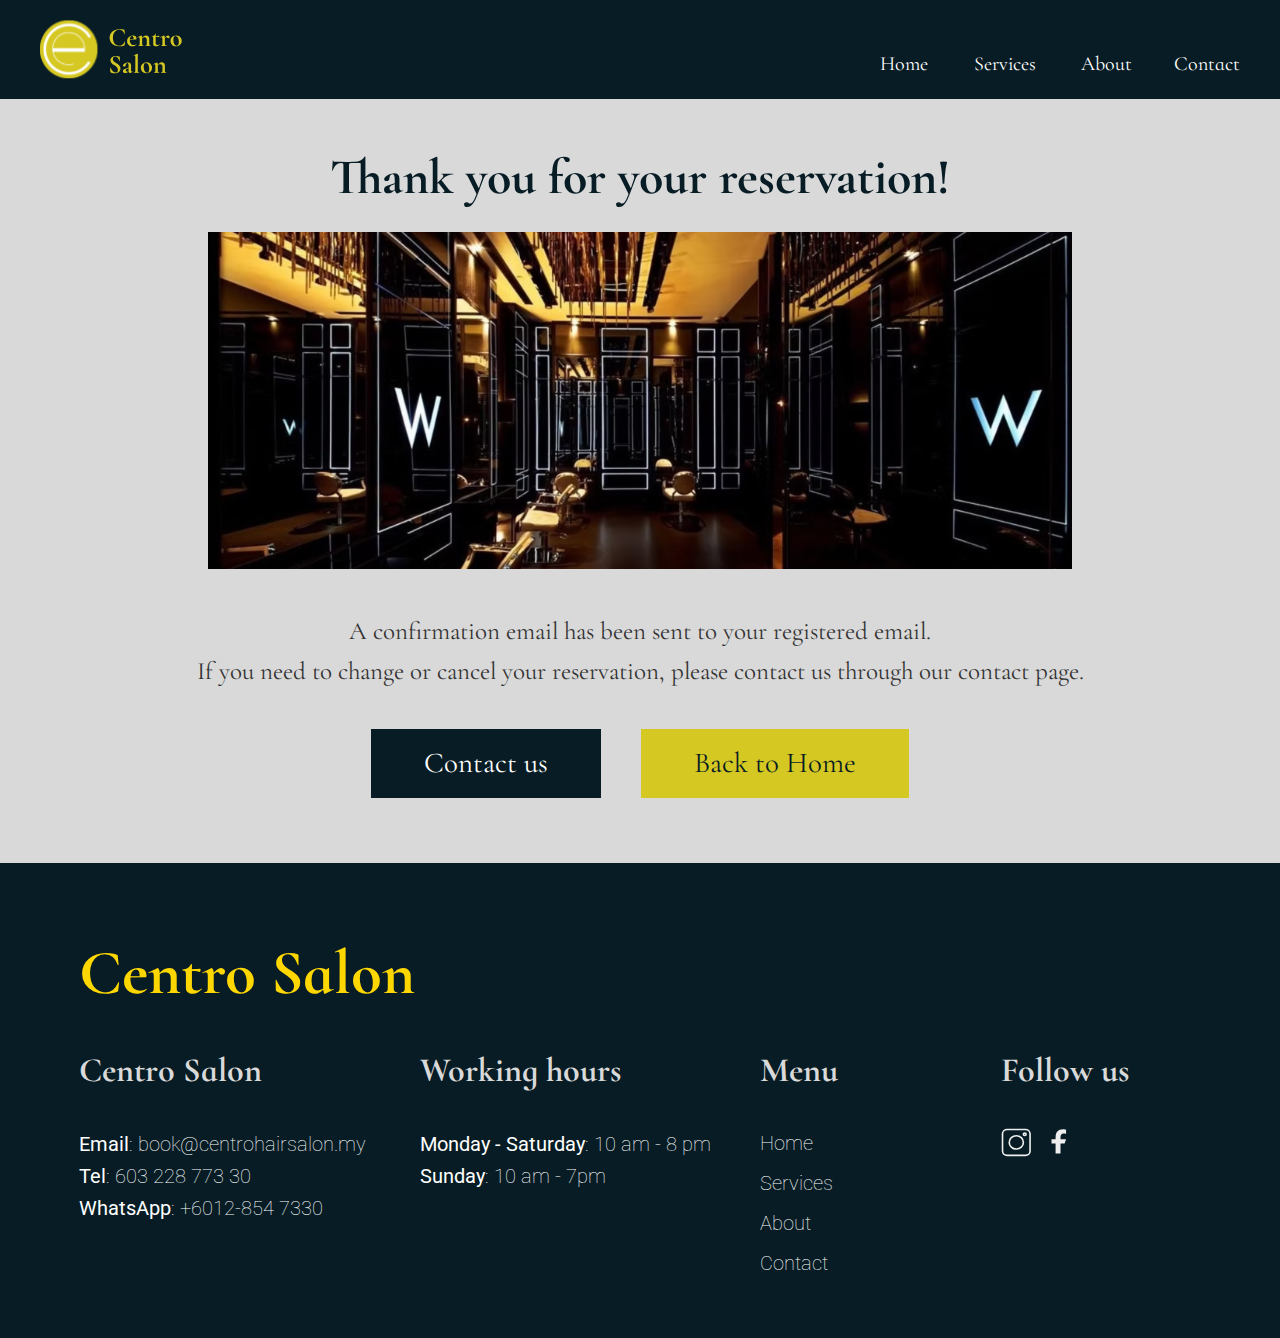
<file: Komugi Uchibori final/thanks/index.html>
<!DOCTYPE html>
<html lang="en">
	
<head>
  <meta charset="UTF-8">
  <meta name="viewport" content="width=device-width, initial-scale=1.0">
  <title>About | Centro Salon</title>
  <link rel="preconnect" href="https://fonts.googleapis.com">
  <link rel="preconnect" href="https://fonts.gstatic.com" crossorigin>
  <link href="https://fonts.googleapis.com/css2?family=Cormorant+Garamond:ital,wght@0,300..700;1,300..700&family=Cormorant+Infant:ital,wght@0,300..700;1,300..700&family=Roboto:ital,wght@0,100..900;1,100..900&display=swap" rel="stylesheet">
  <link rel="stylesheet" href="../assets/css/screen.css">
</head>

	
	
<body>
  <header>
    <div class="logo">
		<a href="../index.html">
      <img src="../assets/images/logo.svg" alt="Centro Salon">
		</a>
    </div>
    <div class="global-nav">
      <nav>
        <ul>
          <li><a href="../index.html">Home</a></li>
          <li><a href="../services/index.html">Services</a></li>
          <li><a href="../about/index.html">About</a></li>
          <li><a href="../contact/index.html">Contact</a></li>
        </ul>
      </nav>
    </div>
  </header>
	
	
	
  <main class="page-thanks">
    <section class="bg-secondary">
      <div class="page">
        <div class="thanks__1">
          <h1>Thank you for your reservation!</h1>
        </div>
        <div class="thanks__img">
          <img src="../assets/images/untitle/salon.png" alt="">
        </div>
        <div class="thanks__2">
          <p>A confirmation email has been sent to your registered email.</p>
        </div>
        <div class="thanks__3">
          <p>If you need to change or cancel your reservation, please contact us through our contact page.</p>
        </div>
        <div class="buttons-container">
          <div class="center"><a href="../contact/index.html" class="btn btn__primary">Contact us</a></div>
          <div class="center"><a href="../index.html" class="btn btn__secondary">Back to Home</a></div>
        </div>
      </div>
    </section>
  </main>
	
	
	
	
  <footer class="footer page">
	  <p class="footer__title"><a href="index.html" class="aboutlink">Centro Salon</a></p>
    <div class="footer__items">
      <div class="footer__item">
        <p class="footer__subTitle">Centro Salon</p>
        <div class="footer__content">
          <p><b>Email</b>: book@centrohairsalon.my</p>
          <p><b>Tel</b>: 603 228 773 30</p>
          <p><b>WhatsApp</b>: +6012-854 7330</p>
        </div>
      </div>
      <div class="footer__item">
        <p class="footer__subTitle">Working hours</p>
        <div class="footer__content">
          <p><b>Monday - Saturday</b>: 10 am - 8 pm</p>
          <p><b>Sunday</b>: 10 am - 7pm</p>
        </div>
      </div>
      <div class="footer__item">
        <p class="footer__subTitle">Menu</p>
        <div class="footer__content">
          <div class="global-nav global-nav--footer">
            <nav>
              <ul>
                <li><a href="../index.html">Home</a></li>
                <li><a href="../services/index.html">Services</a></li>
                <li><a href="../about/index.html" class="aboutlink">About</a></li>
                <li><a href="../contact/index.html">Contact</a></li>
              </ul>
            </nav>
          </div>
        </div>
      </div>
      <div class="footer__item">
        <p class="footer__subTitle">Follow us</p>
        <div class="footer__content">
          <div class="footer__sns">
            <a href="https://www.instagram.com/centrohairsalon/?hl=en" target="_blank"><img src="../assets/images/Instagram.svg" alt="Instagram"></a>
            <a href="https://www.facebook.com/centrohairsalon.my/" target="_blank"><img src="../assets/images/Facebook.svg" alt="Facebook"></a>
          </div>
        </div>
      </div>
    </div>
  </footer>
</body>
	
	
</html>
</file>
<file: assets/css/screen.css>
@charset "UTF-8";
:root {
  --primary-color: #071C24; /* Tomato */
  --secondary-color: #D9D9D9; /* Green */
  --accent-color: #D6C822; /* Amber */
  --background-color: #F0F0F0; /* Light Gray */
  --text-color: #000000; /* Dark Gray */
  --link-color: #071C24; /* Blue */
  --link-hover-color: #D6C822; /* Darker Blue */
  --base-color: #071C24; /* Dark Blue */
  --font-family-serif: "Cormorant Garamond", serif;
  --font-family-sans-serif: "Roboto", sans-serif;
}

.m--0 {
  margin: 0 !important;
}

.m-t-0 {
  margin-top: 0 !important;
}

.m-r-0 {
  margin-right: 0 !important;
}

.m-b-0 {
  margin-bottom: 0 !important;
}

.m-l-0 {
  margin-left: 0 !important;
}

.m-x-0 {
  margin-left: 0 !important;
  margin-right: 0 !important;
}

.m-y-0 {
  margin-top: 0 !important;
  margin-bottom: 0 !important;
}

.m--1 {
  margin: 4px !important;
}

.m-t-1 {
  margin-top: 4px !important;
}

.m-r-1 {
  margin-right: 4px !important;
}

.m-b-1 {
  margin-bottom: 4px !important;
}

.m-l-1 {
  margin-left: 4px !important;
}

.m-x-1 {
  margin-left: 4px !important;
  margin-right: 4px !important;
}

.m-y-1 {
  margin-top: 4px !important;
  margin-bottom: 4px !important;
}

.m--2 {
  margin: 8px !important;
}

.m-t-2 {
  margin-top: 8px !important;
}

.m-r-2 {
  margin-right: 8px !important;
}

.m-b-2 {
  margin-bottom: 8px !important;
}

.m-l-2 {
  margin-left: 8px !important;
}

.m-x-2 {
  margin-left: 8px !important;
  margin-right: 8px !important;
}

.m-y-2 {
  margin-top: 8px !important;
  margin-bottom: 8px !important;
}

.m--3 {
  margin: 16px !important;
}

.m-t-3 {
  margin-top: 16px !important;
}

.m-r-3 {
  margin-right: 16px !important;
}

.m-b-3 {
  margin-bottom: 16px !important;
}

.m-l-3 {
  margin-left: 16px !important;
}

.m-x-3 {
  margin-left: 16px !important;
  margin-right: 16px !important;
}

.m-y-3 {
  margin-top: 16px !important;
  margin-bottom: 16px !important;
}

.m--4 {
  margin: 24px !important;
}

.m-t-4 {
  margin-top: 24px !important;
}

.m-r-4 {
  margin-right: 24px !important;
}

.m-b-4 {
  margin-bottom: 24px !important;
}

.m-l-4 {
  margin-left: 24px !important;
}

.m-x-4 {
  margin-left: 24px !important;
  margin-right: 24px !important;
}

.m-y-4 {
  margin-top: 24px !important;
  margin-bottom: 24px !important;
}

.m--5 {
  margin: 32px !important;
}

.m-t-5 {
  margin-top: 32px !important;
}

.m-r-5 {
  margin-right: 32px !important;
}

.m-b-5 {
  margin-bottom: 32px !important;
}

.m-l-5 {
  margin-left: 32px !important;
}

.m-x-5 {
  margin-left: 32px !important;
  margin-right: 32px !important;
}

.m-y-5 {
  margin-top: 32px !important;
  margin-bottom: 32px !important;
}

.m--6 {
  margin: 46px !important;
}

.m-t-6 {
  margin-top: 46px !important;
}

.m-r-6 {
  margin-right: 46px !important;
}

.m-b-6 {
  margin-bottom: 46px !important;
}

.m-l-6 {
  margin-left: 46px !important;
}

.m-x-6 {
  margin-left: 46px !important;
  margin-right: 46px !important;
}

.m-y-6 {
  margin-top: 46px !important;
  margin-bottom: 46px !important;
}

.m--7 {
  margin: 60px !important;
}

.m-t-7 {
  margin-top: 60px !important;
}

.m-r-7 {
  margin-right: 60px !important;
}

.m-b-7 {
  margin-bottom: 60px !important;
}

.m-l-7 {
  margin-left: 60px !important;
}

.m-x-7 {
  margin-left: 60px !important;
  margin-right: 60px !important;
}

.m-y-7 {
  margin-top: 60px !important;
  margin-bottom: 60px !important;
}

.p--0 {
  padding: 0 !important;
}

.p-t-0 {
  padding-top: 0 !important;
}

.p-r-0 {
  padding-right: 0 !important;
}

.p-b-0 {
  padding-bottom: 0 !important;
}

.p-l-0 {
  padding-left: 0 !important;
}

.p-x-0 {
  padding-left: 0 !important;
  padding-right: 0 !important;
}

.p-y-0 {
  padding-top: 0 !important;
  padding-bottom: 0 !important;
}

.p--1 {
  padding: 4px !important;
}

.p-t-1 {
  padding-top: 4px !important;
}

.p-r-1 {
  padding-right: 4px !important;
}

.p-b-1 {
  padding-bottom: 4px !important;
}

.p-l-1 {
  padding-left: 4px !important;
}

.p-x-1 {
  padding-left: 4px !important;
  padding-right: 4px !important;
}

.p-y-1 {
  padding-top: 4px !important;
  padding-bottom: 4px !important;
}

.p--2 {
  padding: 8px !important;
}

.p-t-2 {
  padding-top: 8px !important;
}

.p-r-2 {
  padding-right: 8px !important;
}

.p-b-2 {
  padding-bottom: 8px !important;
}

.p-l-2 {
  padding-left: 8px !important;
}

.p-x-2 {
  padding-left: 8px !important;
  padding-right: 8px !important;
}

.p-y-2 {
  padding-top: 8px !important;
  padding-bottom: 8px !important;
}

.p--3 {
  padding: 16px !important;
}

.p-t-3 {
  padding-top: 16px !important;
}

.p-r-3 {
  padding-right: 16px !important;
}

.p-b-3 {
  padding-bottom: 16px !important;
}

.p-l-3 {
  padding-left: 16px !important;
}

.p-x-3 {
  padding-left: 16px !important;
  padding-right: 16px !important;
}

.p-y-3 {
  padding-top: 16px !important;
  padding-bottom: 16px !important;
}

.p--4 {
  padding: 24px !important;
}

.p-t-4 {
  padding-top: 24px !important;
}

.p-r-4 {
  padding-right: 24px !important;
}

.p-b-4 {
  padding-bottom: 24px !important;
}

.p-l-4 {
  padding-left: 24px !important;
}

.p-x-4 {
  padding-left: 24px !important;
  padding-right: 24px !important;
}

.p-y-4 {
  padding-top: 24px !important;
  padding-bottom: 24px !important;
}

.p--5 {
  padding: 32px !important;
}

.p-t-5 {
  padding-top: 32px !important;
}

.p-r-5 {
  padding-right: 32px !important;
}

.p-b-5 {
  padding-bottom: 32px !important;
}

.p-l-5 {
  padding-left: 32px !important;
}

.p-x-5 {
  padding-left: 32px !important;
  padding-right: 32px !important;
}

.p-y-5 {
  padding-top: 32px !important;
  padding-bottom: 32px !important;
}

.p--6 {
  padding: 46px !important;
}

.p-t-6 {
  padding-top: 46px !important;
}

.p-r-6 {
  padding-right: 46px !important;
}

.p-b-6 {
  padding-bottom: 46px !important;
}

.p-l-6 {
  padding-left: 46px !important;
}

.p-x-6 {
  padding-left: 46px !important;
  padding-right: 46px !important;
}

.p-y-6 {
  padding-top: 46px !important;
  padding-bottom: 46px !important;
}

.p--7 {
  padding: 60px !important;
}

.p-t-7 {
  padding-top: 60px !important;
}

.p-r-7 {
  padding-right: 60px !important;
}

.p-b-7 {
  padding-bottom: 60px !important;
}

.p-l-7 {
  padding-left: 60px !important;
}

.p-x-7 {
  padding-left: 60px !important;
  padding-right: 60px !important;
}

.p-y-7 {
  padding-top: 60px !important;
  padding-bottom: 60px !important;
}

.d-md-none {
  display: block;
}
@media screen and (min-width: 768px) {
  .d-md-none {
    display: none;
  }
}

body {
  font-family: "Roboto", sans-serif;
  color: #333;
  background-color: var(--base-color);
  margin: 0;
  padding: 0;
  line-height: 1.6;
}

h1, h2, h3, h4, h5, h6 {
  font-family: "Cormorant Garamond", serif;
  font-size: clamp(1.5rem, 0.9090909091rem + 2.9545454545vw, 3.125rem);
  color: var(--base-color);
  font-weight: 700;
}

p {
  margin: 0 0 1em;
  font-family: cormorant garamond, serif;
  font-weight: 400;
  font-size: 25px;
}

a {
  color: var(--link-color);
  text-decoration: none;
}
a:hover {
  color: var(--link-hover-color);
}
a img {
  border: none;
}

img {
  max-width: 100%;
  height: auto;
  vertical-align: bottom;
}

section {
  width: 100%;
  margin: 0 auto;
  box-sizing: border-box;
  padding: 60px 20px;
}
@media screen and (min-width: 768px) {
  section {
    padding: 120px 20px;
  }
}

.section {
  /* HOME */
  /* ========================= */
  /* SERVICES */
  /* ========================= */
}
.section--thin {
  padding: 30px 20px;
}
@media screen and (min-width: 768px) {
  .section--thin {
    padding: 60px 20px;
  }
}
.section--main-visual {
  padding: 0;
}
.section--copy p {
  font-size: clamp(0.875rem, 0.7386363636rem + 0.6818181818vw, 1.25rem);
  line-height: 1.8;
  letter-spacing: 0.1em;
  margin: 0;
}
.section--samples {
  padding: 0;
  padding-bottom: 65px;
}
@media screen and (min-width: 768px) {
  .section--samples {
    padding-bottom: 120px;
  }
}
.section--staff, .section--price {
  padding: 65px 20px;
  background-image: url("../images/home/staff-bg.jpg");
  background-repeat: no-repeat;
  background-size: cover;
}
.section--price {
  padding: 50px 20px;
}
@media screen and (min-width: 768px) {
  .section--price {
    padding: 120px 15px;
  }
}
.section--experience {
  padding: 30px 20px 50px;
}
@media screen and (min-width: 768px) {
  .section--experience {
    padding: 30px 20px 120px;
  }
}
.section--haircut {
  padding: 0;
}
@media screen and (min-width: 768px) {
  .section--haircut {
    padding: 65px 0;
  }
}
.section--terms {
  padding: 60px 20px;
}
@media screen and (min-width: 768px) {
  .section--terms {
    padding: 140px 0;
  }
}

.page {
  max-width: 1152px;
  margin: 0 auto;
}

table.table--typeA {
  border-collapse: collapse;
  margin: 30px 0;
}
table.table--typeA th, table.table--typeA td {
  text-align: left;
  white-space: nowrap;
}
table.table--typeA th {
  font-size: clamp(1rem, 0.8863636364rem + 0.5681818182vw, 1.3125rem);
  font-weight: 500;
  font-family: var(--font-family-serif);
}
table.table--typeA td {
  font-size: clamp(0.875rem, 0.8522727273rem + 0.1136363636vw, 0.9375rem);
}
table.table--typeA thead th {
  text-align: center;
}
table.table--typeA tbody th {
  border-right: 1px solid #fff;
  width: 8em;
  padding-right: 1em;
}
table.table--typeA tbody td {
  padding: 0.5em;
  width: 8em;
  text-align: center;
}

table.table--price {
  border-collapse: collapse;
}
table.table--price th, table.table--price td {
  text-align: left;
  white-space: nowrap;
  padding: 0 30px;
}
@media screen and (min-width: 768px) {
  table.table--price th, table.table--price td {
    padding: 0 15px;
  }
}
table.table--price th {
  font-size: clamp(1rem, 0.8863636364rem + 0.5681818182vw, 1.3125rem);
  font-weight: 500;
  font-family: var(--font-family-serif);
}
table.table--price td {
  font-size: clamp(0.875rem, 0.8522727273rem + 0.1136363636vw, 0.9375rem);
}
table.table--price thead th {
  text-align: center;
}
table.table--price tbody th {
  border-right: 1px solid var(--primary-color);
  width: 50%;
}
table.table--price tbody td {
  width: 50%;
}

.note {
  font-size: clamp(0.75rem, 0.7045454545rem + 0.2272727273vw, 0.875rem) !important;
  font-weight: 200;
  line-height: 1.8;
  margin-top: 20px;
}
.note b {
  font-weight: 500;
}

.bg-secondary {
  background-color: var(--secondary-color);
}

.bg-primary {
  background-color: var(--primary-color);
}

.center {
  text-align: center;
}

.color-white {
  color: white;
}

.ff-sans-serif-lw {
  font-family: var(--font-family-sans-serif) !important;
  font-weight: 200;
}

.ff-sans-serif-l {
  font-family: var(--font-family-sans-serif) !important;
  font-weight: 400;
}

.ff-serif-b {
  font-family: var(--font-family-serif) !important;
  font-weight: 700;
}

.fc-primary {
  color: var(--primary-color);
}

.btn {
  font-family: cormorant garamond, serif;
  display: inline-block;
  padding: 6px 53px;
  font-size: clamp(1.25rem, 0.8863636364rem + 1.8181818182vw, 2.25rem);
  background-color: var(--primary-color);
  color: white;
  text-decoration: none;
  transition: background-color 0.3s ease;
}
.btn:hover {
  color: var(--text-color);
  background-color: var(--accent-color);
}
.btn__primary {
  background-color: var(--primary-color);
}
.btn__secondary {
  background-color: var(--accent-color);
  color: var(--primary-color);
}
.btn__secondary:hover {
  color: #fff;
  background-color: var(--primary-color);
}
.btn__white {
  background-color: white;
  color: var(--primary-color);
}

.flex {
  display: flex;
}

@media screen and (min-width: 768px) {
  .flex--md {
    display: flex;
  }
}

@media screen and (min-width: 1024px) {
  .flex--lg {
    display: flex;
  }
}

.gap10 {
  gap: 10px;
}

.gap20 {
  gap: 20px;
}

.gap40 {
  gap: 40px;
}

.gmap {
  position: relative;
  width: 100%;
  padding-top: 100%;
  overflow: hidden;
  border-radius: 8px;
}
.gmap iframe {
  position: absolute;
  top: 0;
  left: 0;
  width: 100%;
  height: 100%;
  border: 0;
}

/* ============================
* HEADER
* ========================= */
header {
  background-color: var(--primary-color);
  color: white;
  text-align: center;
  display: flex;
  align-items: flex-end;
  justify-content: space-between;
  padding: 10px 20px 10px 10px;
}
@media screen and (min-width: 768px) {
  header {
    padding: 20px 40px;
  }
}
header .logo img {
  width: 150px;
}

.global-nav ul {
  display: grid;
  grid-template-columns: 1fr 1fr;
  justify-content: flex-end;
  gap: 0 20px;
  margin: 0;
  line-height: 1.5;
}
@media screen and (min-width: 768px) {
  .global-nav ul {
    gap: 35px;
    grid-template-columns: repeat(4, 1fr);
  }
}
.global-nav li {
  list-style: none;
  margin: 0;
  font-family: "Cormorant Infant", serif;
  font-size: 20px;
}
.global-nav li a {
  color: white;
  text-decoration: none;
  transition: color 0.3s ease;
}
.global-nav li a:hover {
  color: var(--accent-color);
}
.global-nav li.active {
  color: var(--accent-color);
}
.global-nav--footer ul {
  display: flex;
  flex-direction: column;
  align-items: flex-start;
  gap: 10px;
  padding: 0;
}
.global-nav--footer li {
  font-family: "Roboto", serif;
  font-weight: 100;
  font-size: clamp(1rem, 0.9090909091rem + 0.4545454545vw, 1.25rem);
  color: #fff;
}

/* ============================
* FOOTER
* ========================= */
.footer {
  padding: 60px 15px;
  box-sizing: border-box;
}
.footer__title {
  font-family: "Cormorant Infant", serif;
  font-weight: 700;
  font-size: clamp(2.5rem, 1.9772727273rem + 2.6136363636vw, 3.9375rem);
  color: var(--accent-color);
  margin-bottom: 20px;
}
.footer__subTitle {
  font-family: "Cormorant Infant", serif;
  font-weight: 700;
  font-size: clamp(1.5rem, 1.2727272727rem + 1.1363636364vw, 2.125rem);
  color: var(--secondary-color);
  margin-bottom: clamp(0.9375rem, 0.5965909091rem + 1.7045454545vw, 1.875rem);
  border-bottom: 1px solid rgba(255, 255, 255, 0.3333333333);
}
@media screen and (min-width: 1024px) {
  .footer__subTitle {
    border-bottom: none;
  }
}
.footer__items {
  display: grid;
  grid-template-columns: 1fr;
  gap: 40px;
}
@media screen and (min-width: 768px) {
  .footer__items {
    grid-template-columns: 1fr 1fr;
  }
}
@media screen and (min-width: 1024px) {
  .footer__items {
    grid-template-columns: 1.5fr 1.5fr 1fr 1fr;
  }
}
.footer__content p {
  font-family: "Roboto", serif;
  font-weight: 100;
  font-size: clamp(1rem, 0.9090909091rem + 0.4545454545vw, 1.25rem);
  color: #fff;
  margin: 0;
}
.footer__content p b {
  font-weight: 400;
}
.footer__sns {
  display: flex;
  gap: 20px;
}
.footer a {
  color: #fff;
  text-decoration: none;
}
.footer a:hover {
  color: var(--accent-color);
}

.footer__title .aboutlink {
  font-size: inherit;
  color: #FFD700 !important;
  text-decoration: none !important;
}

.footer__title .aboutlink:hover {
  color: #FFD700 !important;
  text-decoration: none !important;
  cursor: pointer;
}

.footer__title .aboutlink:active {
  color: #FFD700 !important;
  text-decoration: none !important;
}

.footer__title .aboutlink:visited {
  color: #FFD700 !important;
  text-decoration: none !important;
}

.footer__menu ul li a.aboutlink {
  color: #D6C822 !important;
  text-decoration: none !important;
}

.footer__menu ul li a.aboutlink:hover {
  color: #D6C822 !important;
  text-decoration: none !important;
  cursor: pointer;
}

.footer__menu ul li a.aboutlink:active {
  color: #D6C822 !important;
  text-decoration: none !important;
}

.footer__menu ul li a.aboutlink:visited {
  color: #D6C822 !important;
  text-decoration: none !important;
}

li.active a.aboutlink {
  color: #D6C822 !important;
}

/* ============================
* HOME
* ========================= */
.mv-home {
  display: flex;
  align-items: center;
  justify-content: center;
  flex-direction: column-reverse;
}
@media screen and (min-width: 768px) {
  .mv-home {
    min-height: 600px;
    flex-direction: row-reverse;
  }
}
.mv-home__image {
  background-image: url("../images/home/main-visual.jpg");
  background-size: cover;
  background-position: center;
  width: 100%;
  height: 50vh;
}
@media screen and (min-width: 768px) {
  .mv-home__image {
    width: 480px;
    height: -webkit-fill-available;
  }
}
.mv-home__text {
  flex: 1;
  padding: 35px 35px 60px clamp(2.1875rem, 0.0284090909rem + 10.7954545455vw, 8.125rem);
}
.mv-home__text h1 {
  font-family: "Cormorant Infant", serif;
  font-size: clamp(1.875rem, 1.4204545455rem + 2.2727272727vw, 3.125rem);
  line-height: 1.25;
  margin-bottom: 20px;
  color: var(--primary-color);
}
.mv-home__text p {
  font-size: clamp(1rem, 0.7954545455rem + 1.0227272727vw, 1.5625rem);
}

.samples {
  display: grid;
  grid-template-columns: repeat(2, 1fr);
}
@media screen and (min-width: 768px) {
  .samples {
    grid-template-columns: repeat(4, 1fr);
  }
}
.samples__item {
  margin-bottom: 20px;
}
.samples__item p {
  font-family: cormorant garamond, serif;
  font-size: 27px;
  color: #fff;
  text-align: center;
  margin: 0;
}
@media screen and (min-width: 768px) {
  .samples__item p {
    text-align: left;
  }
}
.samples + div > .btn {
  margin-top: 10px;
}
@media screen and (min-width: 768px) {
  .samples + div > .btn {
    margin-top: 60px;
  }
}

.staff {
  max-width: 820px;
  display: grid;
  margin: 0 auto;
  padding: 0;
  grid-template-columns: 1fr;
  gap: 15px;
}
@media screen and (min-width: 768px) {
  .staff {
    grid-template-columns: repeat(2, 1fr);
    gap: 30px;
  }
}
.staff__item {
  margin-bottom: 40px;
  text-align: center;
  display: flex;
  gap: 15px;
  align-items: center;
  background-color: #fff;
  margin: 0;
  padding: 10px;
  margin: 0;
}
.staff__item img {
  width: 100px;
}
.staff__item p {
  font-family: "Cormorant Infant", serif;
  font-weight: 500;
  font-size: 20px;
  margin: 0;
  color: var(--primary-color);
  text-align: left;
}
.staff__title {
  font-size: 27px;
  color: var(--primary-color);
}
.staff__name {
  font-family: "Cormorant Infant", serif;
  font-size: 27px;
  color: var(--primary-color);
}

.reviews {
  max-width: 980px;
  margin: 0 auto;
  display: grid;
  grid-template-columns: 1fr;
  gap: clamp(0.9375rem, -0.1988636364rem + 5.6818181818vw, 4.0625rem);
}
@media screen and (min-width: 768px) {
  .reviews {
    grid-template-columns: repeat(3, 1fr);
  }
}
.reviews__item {
  border: 2px solid #fff;
  padding: 40px 20px 20px;
  box-shadow: 0 2px 4px rgba(0, 0, 0, 0.1);
  text-align: center;
  display: flex;
  flex-direction: column;
  justify-content: space-between;
}
.reviews__item p {
  font-family: "Roboto", sans-serif;
  font-size: clamp(0.875rem, 0.8295454545rem + 0.2272727273vw, 1rem);
  color: white;
  font-weight: 300;
}
.reviews__item p:nth-child(2) {
  margin: 30px 0 30px;
}
.reviews__text {
  margin: 0;
}
.reviews__text::before {
  content: url("../images/dq.svg");
  width: 40px;
  display: block;
  margin: 0 auto 20px;
}

.book__title {
  font-family: "Cormorant Infant", serif;
  font-weight: 700;
  font-size: clamp(1.5rem, 0.9545454545rem + 2.7272727273vw, 3rem);
  color: var(--primary-color);
}

/* ============================
* Untitle
* ========================= */
.page-thanks .btn {
  padding: 0.4em 1.3em;
  font-size: 1.8em;
}
.page-thanks .bg-secondary {
  padding-top: 30px;
  padding-bottom: 65px;
}
.page-thanks .thanks__1 {
  text-align: center;
}
.page-thanks .thanks__1 h1 {
  margin: 8px auto 15px;
}
.page-thanks .thanks__img {
  height: auto;
  display: block; /* 画像をブロック要素として扱う（重要！） */
  margin-left: auto; /* 左マージンを自動調整 */
  margin-right: auto; /* 右マージンを自動調整 */
}
@media screen and (min-width: 768px) {
  .page-thanks .thanks__img {
    max-width: 75%;
  }
}
.page-thanks .thanks__2 {
  text-align: center;
  margin-bottom: -50px;
  margin-top: 40px;
  font-size: clamp(0.875rem, 0.7840909091rem + 0.4545454545vw, 1.125rem);
  font-weight: 200;
  line-height: 1.8;
}
.page-thanks .thanks__3 {
  padding-top: 20px;
  padding-bottom: 15px;
  text-align: center;
  font-size: clamp(0.875rem, 0.7840909091rem + 0.4545454545vw, 1.125rem);
  font-weight: 200;
  line-height: 1.8;
}
.page-thanks .buttons-container {
  display: flex; /* Flexboxを有効にして子要素を横並びに */
  flex-wrap: wrap;
  justify-content: center; /* 子要素（ボタン）を水平方向の中央に配置 */
  align-items: center; /* 子要素（ボタン）を垂直方向の中央に配置（高さが異なる場合も揃える） */
  gap: 20px; /* ボタン間の間隔を設定 */
  margin-top: -5px; /* 必要であれば、コンテナ全体の上部に余白を追加 */
  /* width: 100%; */ /* 親要素の幅いっぱいに広げたい場合（デフォルトでブロック要素なので不要な場合もある） */
}
@media screen and (min-width: 768px) {
  .page-thanks .buttons-container {
    gap: 40px; /* モバイルではボタン間の間隔を狭くする */
  }
}
.page-thanks .buttons-container a {
  line-height: 1;
  padding: 20px 53px;
}

/* ============================
* SERVICES
* ========================= */
.mv-services {
  display: grid;
  gap: 0px 0px;
  grid-auto-flow: row;
  box-sizing: border-box;
  grid-template-rows: 1fr auto;
  font-family: "Cormorant Garamond", serif;
  background-color: var(--secondary-color);
  grid-template-columns: 1fr auto;
  grid-template-areas: "mv-services__label mv-services__image1 mv-services__image2" "mv-services__description mv-services__description mv-services__image2";
  padding: 18px;
}
.mv-services__image2 {
  display: none;
}
@media screen and (min-width: 768px) {
  .mv-services {
    width: calc(100% - 110px);
    margin: 0 0 0 auto;
    grid-template-columns: 1fr 47.5961538462% 31.7307692308%;
    grid-template-areas: "mv-services__label mv-services__image1 mv-services__image2" "mv-services__description mv-services__description mv-services__image2";
    padding: 40px 20px 60px;
  }
  .mv-services__image2 {
    display: block;
  }
  .mv-services__image3 {
    display: none;
  }
}
.mv-services__label {
  grid-area: mv-services__label;
  writing-mode: vertical-rl;
  text-align: end;
  font-size: clamp(3.125rem, 2.1022727273rem + 5.1136363636vw, 5.9375rem);
  font-weight: 700;
  letter-spacing: -2px;
  line-height: 1;
  transform: rotate(180deg);
  color: var(--primary-color);
  margin-left: -15px;
}
.mv-services__label h1 {
  margin: 0;
  padding: 0;
  font-size: inherit;
}
@media screen and (min-width: 768px) {
  .mv-services__label {
    margin-left: 0;
  }
}
.mv-services__content {
  display: flex;
  flex-direction: column;
  justify-content: center;
  max-width: 700px;
}
.mv-services__image1 img, .mv-services__image2 img {
  width: 100%;
  box-shadow: 12px 12px 3px rgba(0, 0, 0, 0.1);
  object-fit: cover;
}
.mv-services__image1 {
  grid-area: mv-services__image1;
  padding-right: 15px;
}
@media screen and (min-width: 768px) {
  .mv-services__image1 {
    padding-right: 40px;
  }
  .mv-services__image1 img {
    max-width: 390px;
  }
}
.mv-services__image2 {
  grid-area: mv-services__image2;
  padding-left: 10px;
}
@media screen and (min-width: 768px) {
  .mv-services__image2 {
    display: flex;
    align-items: flex-end;
  }
  .mv-services__image2 img {
    max-width: 280px;
  }
}
.mv-services__image3 img {
  height: 50vh;
}
.mv-services__description {
  grid-area: mv-services__description;
  padding-top: 30px;
}
@media screen and (min-width: 768px) {
  .mv-services__description {
    padding-top: 15px;
  }
}
.mv-services__description p {
  font-size: clamp(0.875rem, 0.7386363636rem + 0.6818181818vw, 1.25rem);
  line-height: 1.8;
  margin: 0;
}
@media screen and (min-width: 768px) {
  .mv-services__description p {
    padding-left: 18px;
  }
}

.bg-mv-services {
  background: linear-gradient(to right, var(--primary-color) 0%, var(--primary-color) 50%, var(--secondary-color) 50%, var(--secondary-color) 100%);
}

.haircut {
  align-items: center;
  background-color: var(--primary-color);
  color: white;
}
.haircut section {
  padding: 30px 20px;
}
@media screen and (min-width: 768px) {
  .haircut__content {
    display: grid;
    grid-template-columns: auto auto;
    gap: 40px;
  }
}
@media screen and (min-width: 1024px) {
  .haircut__content {
    gap: 60px;
  }
}
.haircut__content--left > .haircut__img {
  order: 2;
}
.haircut__content--left > .haircut__body {
  order: 1;
}
.haircut section:nth-of-type(1) .haircut__img img {
  height: 60vh;
  object-position: 10% 15%;
}
@media screen and (min-width: 768px) {
  .haircut section:nth-of-type(1) .haircut__img img {
    height: auto;
  }
}
.haircut section:nth-of-type(2) {
  text-align: right;
  margin-top: -120px;
  padding-top: 140px;
  padding-bottom: 140px;
}
@media screen and (min-width: 768px) {
  .haircut section:nth-of-type(2) {
    margin-top: -100px;
  }
}
@media screen and (min-width: 1024px) {
  .haircut section:nth-of-type(2) {
    margin-top: -105px;
  }
}
.haircut section:nth-of-type(2) .haircut__content {
  grid-template-columns: auto auto;
}
.haircut section:nth-of-type(2) .haircut__body {
  color: var(--primary-color);
}
@media screen and (min-width: 1024px) {
  .haircut section:nth-of-type(2) .haircut__img img {
    max-width: 500px;
  }
}
.haircut section:nth-of-type(3) .haircut__img {
  margin-top: -100px;
}
@media screen and (min-width: 768px) {
  .haircut section:nth-of-type(3) .haircut__img {
    margin-top: -100px;
  }
}
@media screen and (min-width: 1024px) {
  .haircut section:nth-of-type(3) .haircut__img {
    margin-top: -140px;
  }
}
.haircut section:nth-of-type(3) .haircut__img img {
  box-shadow: 12px 12px 3px rgba(238, 238, 238, 0.25);
  height: 60vh;
  object-position: 10% 80%;
}
@media screen and (min-width: 768px) {
  .haircut section:nth-of-type(3) .haircut__img img {
    height: auto;
  }
}
.haircut__img img {
  width: 100%;
  box-shadow: 12px 12px 3px rgba(7, 28, 36, 0.25);
  object-fit: cover;
}
@media screen and (min-width: 768px) {
  .haircut__img img {
    min-width: 150px;
  }
}
@media screen and (min-width: 1024px) {
  .haircut__img img {
    max-width: 350px;
  }
}
.haircut__body h2 {
  color: inherit;
  font-weight: 700;
  margin-bottom: 20px;
}
.haircut__body p {
  font-size: clamp(0.875rem, 0.7840909091rem + 0.4545454545vw, 1.125rem);
  font-weight: 200;
  line-height: 1.8;
}
.haircut__body p b {
  font-weight: 500;
}

.treatment {
  display: flex;
  align-items: center;
  margin-top: clamp(1.25rem, 0.7954545455rem + 2.2727272727vw, 2.5rem);
  width: fit-content;
  margin-left: auto;
}
.treatment__price {
  flex: 1;
  font-weight: bold;
  font-size: 18px;
  padding-right: 20px;
}
.treatment__details {
  border-left: 1px solid var(--primary-color);
  flex: 3;
  text-align: right;
}
.treatment__details h3 {
  margin: 0 0 5px;
  font-weight: bold;
  font-size: 18px;
  color: #2a2a2a;
}
.treatment__details p {
  margin: 0 0 15px;
  font-size: 16px;
  line-height: 1.5;
  color: #333;
}

.price {
  margin: 0 auto;
  display: grid;
  grid-template-columns: 1fr;
  gap: clamp(0.9375rem, 0.1420454545rem + 3.9772727273vw, 3.125rem);
}
@media screen and (min-width: 768px) {
  .price {
    max-width: 1040px;
    grid-template-columns: repeat(3, 1fr);
  }
}
.price__item {
  padding: 20px 10px;
  background-color: var(--secondary-color);
  text-align: center;
  box-sizing: content-box;
}
.price + div > .btn {
  margin-top: 20px;
}
@media screen and (min-width: 768px) {
  .price + div > .btn {
    margin-top: 60px;
  }
}
.price__title {
  font-size: clamp(1.25rem, 1rem + 1.25vw, 1.9375rem);
  margin: 0 0 10px;
}
.price__text {
  margin: 0;
  display: flex;
  justify-content: center;
}

.section--terms {
  text-align: center;
}
.section--terms * {
  color: #fff;
}
.section--terms h2 {
  margin-top: 0;
  margin-bottom: 20px;
}
.section--terms p {
  font-family: var(--font-family-sans-serif);
  font-size: clamp(0.875rem, 0.7840909091rem + 0.4545454545vw, 1.125rem);
  font-weight: 200;
  line-height: 1.8;
  margin: 0;
}

.experience {
  margin: 0 auto;
  display: grid;
  grid-template-columns: 1fr;
  gap: clamp(0.9375rem, -0.6534090909rem + 7.9545454545vw, 5.3125rem);
}
@media screen and (min-width: 768px) {
  .experience {
    max-width: 1040px;
    grid-template-columns: repeat(3, 1fr);
  }
}
.experience__item {
  background-color: var(--secondary-color);
  box-sizing: content-box;
  text-align: center;
}
.experience__item h3 {
  font-size: clamp(1.125rem, 0.9204545455rem + 1.0227272727vw, 1.6875rem);
  font-weight: 500;
  margin: 15px 0 15px;
  text-align: left;
}
.experience__text {
  font-size: clamp(0.875rem, 0.7840909091rem + 0.4545454545vw, 1.125rem);
  line-height: 1.8;
  text-align: left;
  font-family: var(--font-family-sans-serif);
  font-weight: 200;
}
.experience__note {
  font-size: clamp(0.875rem, 0.7840909091rem + 0.4545454545vw, 1.125rem);
  font-weight: 200;
  line-height: 1.8;
  margin-top: 20px;
  text-align: left;
  font-family: var(--font-family-sans-serif);
}
.experience__note b {
  font-weight: 300;
}
.experience + div > .btn {
  margin-top: 10px;
}
@media screen and (min-width: 768px) {
  .experience + div > .btn {
    margin-top: 20px;
  }
}

.section--title {
  padding: 30px 0 0;
}
@media screen and (min-width: 768px) {
  .section--title {
    padding: 120px 0 0;
  }
}
.section--title h1 {
  color: #fff;
  font-size: clamp(3.125rem, 1.6477272727rem + 7.3863636364vw, 7.1875rem);
  margin: 0;
  padding-left: 16px;
  padding-right: 16px;
}

@media screen and (min-width: 768px) {
  .contact {
    display: grid;
    grid-template-columns: 1fr 1fr;
  }
}
.contact__item {
  margin-bottom: clamp(0.9375rem, 0.5965909091rem + 1.7045454545vw, 1.875rem);
}
.contact__item:nth-last-child(2) {
  margin-bottom: 0;
}
.contact__item:nth-last-child(2) + div {
  margin-top: clamp(1.875rem, 1.1931818182rem + 3.4090909091vw, 3.75rem);
  text-align: center;
}
.contact__item .checkbox {
  display: flex;
  flex-direction: column;
  gap: 5px;
}
.contact__item .checkbox label {
  color: #fff;
  font-size: clamp(1rem, 0.9090909091rem + 0.4545454545vw, 1.25rem);
}
.contact__item .checkbox input {
  margin-right: 10px;
}
.contact__form {
  box-sizing: border-box;
  color: #fff;
  padding: 60px 20px;
}
@media screen and (min-width: 768px) {
  .contact__form {
    padding: 120px 20px 120px clamp(3.125rem, 1.5340909091rem + 7.9545454545vw, 7.5rem);
  }
}
.contact__form h2 {
  background-color: var(--accent-color);
  font-size: clamp(1.25rem, 0.8863636364rem + 1.8181818182vw, 2.25rem);
  line-height: 1.2;
  margin-top: 2px;
  padding: 5px 10px 8px;
}
@media screen and (min-width: 768px) {
  .contact__form h2 {
    padding: 0 10px 8px;
    font-family: "Cormorant Garamond", serif;
  }
}
.contact__form .ttl-services {
  font-size: clamp(1.875rem, 1.6477272727rem + 1.1363636364vw, 2.5rem);
  margin: 0;
  margin-top: clamp(0.9375rem, 0.5965909091rem + 1.7045454545vw, 1.875rem);
}
.contact__info {
  background-color: var(--secondary-color);
  box-sizing: border-box;
  padding: 60px 20px;
}
@media screen and (min-width: 768px) {
  .contact__info {
    padding: 120px 50px 120px 20px;
  }
}
.contact__info h2 {
  font-size: clamp(1.5rem, 1.4090909091rem + 0.4545454545vw, 1.75rem);
  margin: 50px 0 0;
}
.contact__info p {
  font-family: var(--font-family-sans-serif);
  font-size: clamp(0.875rem, 0.8295454545rem + 0.2272727273vw, 1rem);
  line-height: 1.8;
  margin: 0;
}

.icon-text {
  align-items: flex-start;
  display: flex;
  gap: 10px;
}
.icon-text__icon {
  height: 30px;
  width: 30px;
}

@media screen and (min-width: 768px) {
  .bg-contact {
    background: linear-gradient(to right, var(--secondary-color) 0%, var(--secondary-color) 50%, var(--primary-color) 50%, var(--primary-color) 100%);
  }
}

label {
  display: inline-block;
  margin-bottom: 5px;
  font-size: clamp(1.25rem, 1.1590909091rem + 0.4545454545vw, 1.5rem);
  font-family: var(--font-family-serif);
}

button {
  border: none;
  border: 1px solid var(--accent-color);
  color: var(--accent-color) !important;
}
button:hover {
  color: var(--text-color) !important;
  cursor: pointer;
}

input[type=text],
input[type=email],
input[type=tel],
input[type=datetime-local],
select {
  width: 100%;
  padding: 10px;
  font-size: clamp(0.875rem, 0.7840909091rem + 0.4545454545vw, 1.125rem);
  color: #fff;
  border: 1px solid #fff;
  box-sizing: border-box;
  background-color: var(--primary-color);
}

input[type=datetime-local]::-webkit-calendar-picker-indicator {
  filter: invert(1);
}

select {
  padding-right: 2.5em; /* ← アイコンの右側に余白を追加 */
  color: white;
  border: 1px solid #ccc;
  appearance: none; /* デフォルトスタイルを削除 */
  -webkit-appearance: none;
  -moz-appearance: none;
  position: relative;
  background-image: url("data:image/svg+xml,%3Csvg fill='black' height='24' viewBox='0 0 24 24' width='24' xmlns='http://www.w3.org/2000/svg'%3E%3Cpath d='M7 10l5 5 5-5z'/%3E%3C/svg%3E");
  background-repeat: no-repeat;
  background-position: right 0.75em center;
  background-size: 1em;
  background-color: #f0f0f0;
  color: black;
}

/* ============================
* About
* ========================= */
.page-about .intro {
  display: grid;
  grid-template-columns: 1fr;
  gap: 10px;
}
@media screen and (min-width: 768px) {
  .page-about .intro {
    grid-template-columns: 2fr 1fr;
    gap: 50px;
  }
}
.page-about .intro__text p {
  font-family: "Cormorant Garamond", serif;
  font-size: clamp(1.125rem, 0.9204545455rem + 1.0227272727vw, 1.6875rem);
}
.page-about .intro__img {
  vertical-align: text-top;
}
.page-about .our-team {
  padding: 0;
}
.page-about .our-team section:first-child {
  padding-top: 0;
}
.page-about .our-team section:first-child * {
  color: #ffffff;
}
.page-about .our-team__title {
  color: #ffffff;
  font-size: clamp(3.125rem, 1.8068181818rem + 6.5909090909vw, 6.75rem);
  text-align: right;
  margin: 15px 0 15px;
  line-height: 1;
}
@media screen and (min-width: 768px) {
  .page-about .our-team__title {
    margin: 30px 0 60px;
  }
}
.page-about .our-team__items {
  margin: 0 auto;
  display: grid;
  grid-template-columns: 1fr;
  gap: clamp(3.125rem, 2.3295454545rem + 3.9772727273vw, 5.3125rem);
}
@media screen and (min-width: 768px) {
  .page-about .our-team__items {
    max-width: 1040px;
    grid-template-columns: repeat(3, 1fr);
  }
}
.page-about .our-team__img {
  text-align: center;
}
.page-about .our-team__name {
  font-size: clamp(1.125rem, 0.9204545455rem + 1.0227272727vw, 1.6875rem);
  font-weight: 500;
  margin: 15px 0 15px;
  text-align: left;
}
.page-about .our-team__role {
  font-size: clamp(0.875rem, 0.7840909091rem + 0.4545454545vw, 1.125rem);
  line-height: 1.8;
  text-align: left;
  font-family: var(--font-family-sans-serif);
  font-weight: 200;
}
.page-about .our-team__text {
  font-size: clamp(0.875rem, 0.7840909091rem + 0.4545454545vw, 1.125rem);
  font-family: var(--font-family-sans-serif);
  font-weight: 200;
  line-height: 1.6;
  color: #333;
  margin-top: 10px;
  margin-bottom: 0;
}
.page-about .our-team > section.bg-secondary > div.center {
  margin-top: 50px;
}
</file>
<file: Komugi Uchibori final/assets/css/screen.css>
@charset "UTF-8";
:root {
  --primary-color: #071C24; /* Tomato */
  --secondary-color: #D9D9D9; /* Green */
  --accent-color: #D6C822; /* Amber */
  --background-color: #F0F0F0; /* Light Gray */
  --text-color: #000000; /* Dark Gray */
  --link-color: #071C24; /* Blue */
  --link-hover-color: #D6C822; /* Darker Blue */
  --base-color: #071C24; /* Dark Blue */
  --font-family-serif: "Cormorant Garamond", serif;
  --font-family-sans-serif: "Roboto", sans-serif;
}

.m--0 {
  margin: 0 !important;
}

.m-t-0 {
  margin-top: 0 !important;
}

.m-r-0 {
  margin-right: 0 !important;
}

.m-b-0 {
  margin-bottom: 0 !important;
}

.m-l-0 {
  margin-left: 0 !important;
}

.m-x-0 {
  margin-left: 0 !important;
  margin-right: 0 !important;
}

.m-y-0 {
  margin-top: 0 !important;
  margin-bottom: 0 !important;
}

.m--1 {
  margin: 4px !important;
}

.m-t-1 {
  margin-top: 4px !important;
}

.m-r-1 {
  margin-right: 4px !important;
}

.m-b-1 {
  margin-bottom: 4px !important;
}

.m-l-1 {
  margin-left: 4px !important;
}

.m-x-1 {
  margin-left: 4px !important;
  margin-right: 4px !important;
}

.m-y-1 {
  margin-top: 4px !important;
  margin-bottom: 4px !important;
}

.m--2 {
  margin: 8px !important;
}

.m-t-2 {
  margin-top: 8px !important;
}

.m-r-2 {
  margin-right: 8px !important;
}

.m-b-2 {
  margin-bottom: 8px !important;
}

.m-l-2 {
  margin-left: 8px !important;
}

.m-x-2 {
  margin-left: 8px !important;
  margin-right: 8px !important;
}

.m-y-2 {
  margin-top: 8px !important;
  margin-bottom: 8px !important;
}

.m--3 {
  margin: 16px !important;
}

.m-t-3 {
  margin-top: 16px !important;
}

.m-r-3 {
  margin-right: 16px !important;
}

.m-b-3 {
  margin-bottom: 16px !important;
}

.m-l-3 {
  margin-left: 16px !important;
}

.m-x-3 {
  margin-left: 16px !important;
  margin-right: 16px !important;
}

.m-y-3 {
  margin-top: 16px !important;
  margin-bottom: 16px !important;
}

.m--4 {
  margin: 24px !important;
}

.m-t-4 {
  margin-top: 24px !important;
}

.m-r-4 {
  margin-right: 24px !important;
}

.m-b-4 {
  margin-bottom: 24px !important;
}

.m-l-4 {
  margin-left: 24px !important;
}

.m-x-4 {
  margin-left: 24px !important;
  margin-right: 24px !important;
}

.m-y-4 {
  margin-top: 24px !important;
  margin-bottom: 24px !important;
}

.m--5 {
  margin: 32px !important;
}

.m-t-5 {
  margin-top: 32px !important;
}

.m-r-5 {
  margin-right: 32px !important;
}

.m-b-5 {
  margin-bottom: 32px !important;
}

.m-l-5 {
  margin-left: 32px !important;
}

.m-x-5 {
  margin-left: 32px !important;
  margin-right: 32px !important;
}

.m-y-5 {
  margin-top: 32px !important;
  margin-bottom: 32px !important;
}

.m--6 {
  margin: 46px !important;
}

.m-t-6 {
  margin-top: 46px !important;
}

.m-r-6 {
  margin-right: 46px !important;
}

.m-b-6 {
  margin-bottom: 46px !important;
}

.m-l-6 {
  margin-left: 46px !important;
}

.m-x-6 {
  margin-left: 46px !important;
  margin-right: 46px !important;
}

.m-y-6 {
  margin-top: 46px !important;
  margin-bottom: 46px !important;
}

.m--7 {
  margin: 60px !important;
}

.m-t-7 {
  margin-top: 60px !important;
}

.m-r-7 {
  margin-right: 60px !important;
}

.m-b-7 {
  margin-bottom: 60px !important;
}

.m-l-7 {
  margin-left: 60px !important;
}

.m-x-7 {
  margin-left: 60px !important;
  margin-right: 60px !important;
}

.m-y-7 {
  margin-top: 60px !important;
  margin-bottom: 60px !important;
}

.p--0 {
  padding: 0 !important;
}

.p-t-0 {
  padding-top: 0 !important;
}

.p-r-0 {
  padding-right: 0 !important;
}

.p-b-0 {
  padding-bottom: 0 !important;
}

.p-l-0 {
  padding-left: 0 !important;
}

.p-x-0 {
  padding-left: 0 !important;
  padding-right: 0 !important;
}

.p-y-0 {
  padding-top: 0 !important;
  padding-bottom: 0 !important;
}

.p--1 {
  padding: 4px !important;
}

.p-t-1 {
  padding-top: 4px !important;
}

.p-r-1 {
  padding-right: 4px !important;
}

.p-b-1 {
  padding-bottom: 4px !important;
}

.p-l-1 {
  padding-left: 4px !important;
}

.p-x-1 {
  padding-left: 4px !important;
  padding-right: 4px !important;
}

.p-y-1 {
  padding-top: 4px !important;
  padding-bottom: 4px !important;
}

.p--2 {
  padding: 8px !important;
}

.p-t-2 {
  padding-top: 8px !important;
}

.p-r-2 {
  padding-right: 8px !important;
}

.p-b-2 {
  padding-bottom: 8px !important;
}

.p-l-2 {
  padding-left: 8px !important;
}

.p-x-2 {
  padding-left: 8px !important;
  padding-right: 8px !important;
}

.p-y-2 {
  padding-top: 8px !important;
  padding-bottom: 8px !important;
}

.p--3 {
  padding: 16px !important;
}

.p-t-3 {
  padding-top: 16px !important;
}

.p-r-3 {
  padding-right: 16px !important;
}

.p-b-3 {
  padding-bottom: 16px !important;
}

.p-l-3 {
  padding-left: 16px !important;
}

.p-x-3 {
  padding-left: 16px !important;
  padding-right: 16px !important;
}

.p-y-3 {
  padding-top: 16px !important;
  padding-bottom: 16px !important;
}

.p--4 {
  padding: 24px !important;
}

.p-t-4 {
  padding-top: 24px !important;
}

.p-r-4 {
  padding-right: 24px !important;
}

.p-b-4 {
  padding-bottom: 24px !important;
}

.p-l-4 {
  padding-left: 24px !important;
}

.p-x-4 {
  padding-left: 24px !important;
  padding-right: 24px !important;
}

.p-y-4 {
  padding-top: 24px !important;
  padding-bottom: 24px !important;
}

.p--5 {
  padding: 32px !important;
}

.p-t-5 {
  padding-top: 32px !important;
}

.p-r-5 {
  padding-right: 32px !important;
}

.p-b-5 {
  padding-bottom: 32px !important;
}

.p-l-5 {
  padding-left: 32px !important;
}

.p-x-5 {
  padding-left: 32px !important;
  padding-right: 32px !important;
}

.p-y-5 {
  padding-top: 32px !important;
  padding-bottom: 32px !important;
}

.p--6 {
  padding: 46px !important;
}

.p-t-6 {
  padding-top: 46px !important;
}

.p-r-6 {
  padding-right: 46px !important;
}

.p-b-6 {
  padding-bottom: 46px !important;
}

.p-l-6 {
  padding-left: 46px !important;
}

.p-x-6 {
  padding-left: 46px !important;
  padding-right: 46px !important;
}

.p-y-6 {
  padding-top: 46px !important;
  padding-bottom: 46px !important;
}

.p--7 {
  padding: 60px !important;
}

.p-t-7 {
  padding-top: 60px !important;
}

.p-r-7 {
  padding-right: 60px !important;
}

.p-b-7 {
  padding-bottom: 60px !important;
}

.p-l-7 {
  padding-left: 60px !important;
}

.p-x-7 {
  padding-left: 60px !important;
  padding-right: 60px !important;
}

.p-y-7 {
  padding-top: 60px !important;
  padding-bottom: 60px !important;
}

.d-md-none {
  display: block;
}
@media screen and (min-width: 768px) {
  .d-md-none {
    display: none;
  }
}

body {
  font-family: "Roboto", sans-serif;
  color: #333;
  background-color: var(--base-color);
  margin: 0;
  padding: 0;
  line-height: 1.6;
}

h1, h2, h3, h4, h5, h6 {
  font-family: "Cormorant Garamond", serif;
  font-size: clamp(1.5rem, 0.9090909091rem + 2.9545454545vw, 3.125rem);
  color: var(--base-color);
  font-weight: 700;
}

p {
  margin: 0 0 1em;
  font-family: cormorant garamond, serif;
  font-weight: 400;
  font-size: 25px;
}

a {
  color: var(--link-color);
  text-decoration: none;
}
a:hover {
  color: var(--link-hover-color);
}
a img {
  border: none;
  /* 古いブラウザ向けにborder: 0; を追加することもありますが、
     border: none; が現代の推奨です。 */
}

img {
  max-width: 100%;
  height: auto;
  vertical-align: bottom;
}

section {
  width: 100%;
  margin: 0 auto;
  box-sizing: border-box;
  padding: 60px 20px;
}
@media screen and (min-width: 768px) {
  section {
    padding: 120px 20px;
  }
}

.section {
  /* HOME */
  /* ========================= */
  /* SERVICES */
  /* ========================= */
}
.section--thin {
  padding: 30px 20px;
}
@media screen and (min-width: 768px) {
  .section--thin {
    padding: 60px 20px;
  }
}
.section--main-visual {
  padding: 0;
}
.section--copy p {
  font-size: clamp(0.875rem, 0.7386363636rem + 0.6818181818vw, 1.25rem);
  line-height: 1.8;
  letter-spacing: 0.1em;
  margin: 0;
}
.section--samples {
  padding: 0;
  padding-bottom: 65px;
}
@media screen and (min-width: 768px) {
  .section--samples {
    padding-bottom: 120px;
  }
}
.section--staff, .section--price {
  padding: 65px 20px;
  background-image: url("../images/home/staff-bg.jpg");
  background-repeat: no-repeat;
  background-size: cover;
}
.section--price {
  padding: 50px 20px;
}
@media screen and (min-width: 768px) {
  .section--price {
    padding: 120px 15px;
  }
}
.section--experience {
  padding: 30px 20px 50px;
}
@media screen and (min-width: 768px) {
  .section--experience {
    padding: 30px 20px 120px;
  }
}
.section--haircut {
  padding: 0;
}
@media screen and (min-width: 768px) {
  .section--haircut {
    padding: 65px 0;
  }
}
.section--terms {
  padding: 60px 20px;
}
@media screen and (min-width: 768px) {
  .section--terms {
    padding: 140px 0;
  }
}

.page {
  max-width: 1152px;
  margin: 0 auto;
}

table.table--typeA {
  border-collapse: collapse;
  margin: 30px 0;
}
table.table--typeA th, table.table--typeA td {
  text-align: left;
  white-space: nowrap;
}
table.table--typeA th {
  font-size: clamp(1rem, 0.8863636364rem + 0.5681818182vw, 1.3125rem);
  font-weight: 500;
  font-family: var(--font-family-serif);
}
table.table--typeA td {
  font-size: clamp(0.875rem, 0.8522727273rem + 0.1136363636vw, 0.9375rem);
}
table.table--typeA thead th {
  text-align: center;
}
table.table--typeA tbody th {
  border-right: 1px solid #fff;
  width: 8em;
  padding-right: 1em;
}
table.table--typeA tbody td {
  padding: 0.5em;
  width: 8em;
  text-align: center;
}

table.table--price {
  border-collapse: collapse;
}
table.table--price th, table.table--price td {
  text-align: left;
  white-space: nowrap;
  padding: 0 30px;
}
@media screen and (min-width: 768px) {
  table.table--price th, table.table--price td {
    padding: 0 15px;
  }
}
table.table--price th {
  font-size: clamp(1rem, 0.8863636364rem + 0.5681818182vw, 1.3125rem);
  font-weight: 500;
  font-family: var(--font-family-serif);
}
table.table--price td {
  font-size: clamp(0.875rem, 0.8522727273rem + 0.1136363636vw, 0.9375rem);
}
table.table--price thead th {
  text-align: center;
}
table.table--price tbody th {
  border-right: 1px solid var(--primary-color);
  width: 50%;
}
table.table--price tbody td {
  width: 50%;
}

.note {
  font-size: clamp(0.75rem, 0.7045454545rem + 0.2272727273vw, 0.875rem) !important;
  font-weight: 200;
  line-height: 1.8;
  margin-top: 20px;
}
.note b {
  font-weight: 500;
}

.bg-secondary {
  background-color: var(--secondary-color);
}

.bg-primary {
  background-color: var(--primary-color);
}

.center {
  text-align: center;
}

.color-white {
  color: white;
}

.ff-sans-serif-lw {
  font-family: var(--font-family-sans-serif) !important;
  font-weight: 200;
}

.ff-sans-serif-l {
  font-family: var(--font-family-sans-serif) !important;
  font-weight: 400;
}

.ff-serif-b {
  font-family: var(--font-family-serif) !important;
  font-weight: 700;
}

.fc-primary {
  color: var(--primary-color);
}

.btn {
  font-family: cormorant garamond, serif;
  display: inline-block;
  padding: 6px 53px;
  font-size: clamp(1.25rem, 0.8863636364rem + 1.8181818182vw, 2.25rem);
  background-color: var(--primary-color);
  color: white;
  text-decoration: none;
  transition: background-color 0.3s ease;
}
.btn:hover {
  color: var(--text-color);
  background-color: var(--accent-color);
}
.btn__primary {
  background-color: var(--primary-color);
}
.btn__secondary {
  background-color: var(--accent-color);
  color: var(--primary-color);
}
.btn__secondary:hover {
  color: #fff;
  background-color: var(--primary-color);
}
.btn__white {
  background-color: white;
  color: var(--primary-color);
}

.flex {
  display: flex;
}

@media screen and (min-width: 768px) {
  .flex--md {
    display: flex;
  }
}

@media screen and (min-width: 1024px) {
  .flex--lg {
    display: flex;
  }
}

.gap10 {
  gap: 10px;
}

.gap20 {
  gap: 20px;
}

.gap40 {
  gap: 40px;
}

.gmap {
  position: relative;
  width: 100%;
  padding-top: 100%;
  overflow: hidden;
  border-radius: 8px;
}
.gmap iframe {
  position: absolute;
  top: 0;
  left: 0;
  width: 100%;
  height: 100%;
  border: 0;
}

/* ============================
* HEADER
* ========================= */
header {
  background-color: var(--primary-color);
  color: white;
  text-align: center;
  display: flex;
  align-items: flex-end;
  justify-content: space-between;
  padding: 10px 20px 10px 10px;
}
@media screen and (min-width: 768px) {
  header {
    padding: 20px 40px;
  }
}
header .logo img {
  width: 150px;
}

.global-nav ul {
  display: grid;
  grid-template-columns: 1fr 1fr;
  justify-content: flex-end;
  gap: 0 20px;
  margin: 0;
  line-height: 1.5;
}
@media screen and (min-width: 768px) {
  .global-nav ul {
    gap: 35px;
    grid-template-columns: repeat(4, 1fr);
  }
}
.global-nav li {
  list-style: none;
  margin: 0;
  font-family: "Cormorant Infant", serif;
  font-size: 20px;
}
.global-nav li a {
  color: white;
  text-decoration: none;
  transition: color 0.3s ease;
}
.global-nav li a:hover {
  color: var(--accent-color);
}
.global-nav li.active {
  color: var(--accent-color);
}
.global-nav--footer ul {
  display: flex;
  flex-direction: column;
  align-items: flex-start;
  gap: 10px;
  padding: 0;
}
.global-nav--footer li {
  font-family: "Roboto", serif;
  font-weight: 100;
  font-size: clamp(1rem, 0.9090909091rem + 0.4545454545vw, 1.25rem);
  color: #fff;
}

/* ============================
* FOOTER
* ========================= */
.footer {
  padding: 60px 15px;
  box-sizing: border-box;
}
.footer__title {
  font-family: "Cormorant Infant", serif;
  font-weight: 700;
  font-size: clamp(2.5rem, 1.9772727273rem + 2.6136363636vw, 3.9375rem);
  color: var(--accent-color);
  margin-bottom: 20px;
}
.footer__subTitle {
  font-family: "Cormorant Infant", serif;
  font-weight: 700;
  font-size: clamp(1.5rem, 1.2727272727rem + 1.1363636364vw, 2.125rem);
  color: var(--secondary-color);
  margin-bottom: clamp(0.9375rem, 0.5965909091rem + 1.7045454545vw, 1.875rem);
  border-bottom: 1px solid rgba(255, 255, 255, 0.3333333333);
}
@media screen and (min-width: 1024px) {
  .footer__subTitle {
    border-bottom: none;
  }
}
.footer__items {
  display: grid;
  grid-template-columns: 1fr;
  gap: 40px;
}
@media screen and (min-width: 768px) {
  .footer__items {
    grid-template-columns: 1fr 1fr;
  }
}
@media screen and (min-width: 1024px) {
  .footer__items {
    grid-template-columns: 1.5fr 1.5fr 1fr 1fr;
  }
}
.footer__content p {
  font-family: "Roboto", serif;
  font-weight: 100;
  font-size: clamp(1rem, 0.9090909091rem + 0.4545454545vw, 1.25rem);
  color: #fff;
  margin: 0;
}
.footer__content p b {
  font-weight: 400;
}
.footer__sns {
  display: flex;
  gap: 20px;
}
.footer a {
  color: #fff;
  text-decoration: none;
}
.footer a:hover {
  color: var(--accent-color);
}

/* ---------------------------------------------------------------------- */
/* フッタータイトルリンクのスタイル調整 */
/* ---------------------------------------------------------------------- */
/* footer__title クラスの元のスタイル（font-sizeがここで設定されているはず） */
/* 必要であれば、この部分のfont-sizeが希望通りか確認してください */
.footer__title {
  /* 例: font-size: 1.5em; */ /* ← ここで文字の大きさが設定されている */
  /* color: #FFFFFF; */ /* 元々ここで白などの色が設定されている可能性あり */
  /* その他のスタイル */
}

/* aboutlink クラスを持つリンクにスタイルを適用 */
/* これが、文字サイズを維持しつつ、色を黄色に強制する主要なルールです。 */
.footer__title .aboutlink {
  font-size: inherit; /* ← 親要素（.footer__title）から文字の大きさを継承する */
  color: #FFD700 !important; /* ← 常に黄色にするため !important を追加 */
  text-decoration: none !important; /* 下線を削除するため !important を追加 */
}

/* ホバー時のスタイル：マウスカーソルが乗っても色が変わらないように */
.footer__title .aboutlink:hover {
  color: #FFD700 !important; /* ホバー時も同じ黄色を維持 */
  text-decoration: none !important; /* ホバー時も下線をつけない */
  cursor: pointer; /* クリック可能であることを示す */
}

/* アクティブ時（クリックされている瞬間）のスタイル */
.footer__title .aboutlink:active {
  color: #FFD700 !important; /* アクティブ時も同じ黄色を維持 */
  text-decoration: none !important;
}

/* 訪問済みリンクのスタイル */
.footer__title .aboutlink:visited {
  color: #FFD700 !important; /* 訪問済みでも同じ黄色を維持 */
  text-decoration: none !important;
}

/* ---------------------------------------------------------------------- */
/* フッターリンクのスタイル調整 */
/* ---------------------------------------------------------------------- */
/* フッターの「Home」リンクの色を黄色に設定 (最重要) */
/* class="footer-title-link" を持つリンクに優先的に適用 */
.footer__menu ul li a.aboutlink { /* 例: 親要素セレクタを具体的にすることで優先度を上げる */
  color: #D6C822 !important; /* ← 常に黄色にするため !important を追加 */
  text-decoration: none !important; /* 下線を削除するため !important を追加 */
}

/* ホバー時のスタイル：マウスカーソルが乗っても色が変わらないように */
.footer__menu ul li a.aboutlink:hover {
  color: #D6C822 !important; /* ホバー時も同じ黄色を維持 */
  text-decoration: none !important; /* ホバー時も下線をつけない */
  cursor: pointer; /* クリック可能であることを示す */
}

/* アクティブ時（クリックされている瞬間）のスタイル */
.footer__menu ul li a.aboutlink:active {
  color: #D6C822 !important; /* アクティブ時も同じ黄色を維持 */
  text-decoration: none !important;
}

/* 訪問済みリンクのスタイル */
.footer__menu ul li a.aboutlink:visited {
  color: #D6C822 !important; /* 訪問済みでも同じ黄色を維持 */
  text-decoration: none !important;
}

/* もし .active クラスが原因で白になっている場合、それも上書きする */
/* これは、もし .active クラスがリンクの色を白にしている場合に効果的です。 */
li.active a.aboutlink {
  color: #D6C822 !important; /* activeな状態でも黄色を強制 */
}

/* ============================
* HOME
* ========================= */
.mv-home {
  display: flex;
  align-items: center;
  justify-content: center;
  flex-direction: column-reverse;
}
@media screen and (min-width: 768px) {
  .mv-home {
    min-height: 600px;
    flex-direction: row-reverse;
  }
}
.mv-home__image {
  background-image: url("../images/home/main-visual.jpg");
  background-size: cover;
  background-position: center;
  width: 100%;
  height: 4vh;
  margin-left: -40px;
}
@media screen and (min-width: 768px) {
  .mv-home__image {
    width: 480px;
    height: -webkit-fill-available;
  }
}
.mv-home__text {
  flex: 1;
  padding: 35px;
  margin-right: -110px;
}
.mv-home__text h1 {
  font-family: "Cormorant Infant", serif;
  font-size: clamp(1.875rem, 1.4204545455rem + 2.2727272727vw, 3.125rem);
  line-height: 1.25;
  margin-bottom: 20px;
  margin-left: 130px;
  color: var(--primary-color);
}
.mv-home__text p {
  font-size: clamp(1rem, 0.7954545455rem + 1.0227272727vw, 1.5625rem);
  margin-left: 130px;
}

.samples {
  display: grid;
  grid-template-columns: repeat(2, 1fr);
}
@media screen and (min-width: 768px) {
  .samples {
    grid-template-columns: repeat(4, 1fr);
  }
}
.samples__item {
  margin-bottom: 20px;
}
.samples__item p {
  font-family: cormorant garamond, serif;
  font-size: 27px;
  color: #fff;
  text-align: center;
  margin: 0;
}
@media screen and (min-width: 768px) {
  .samples__item p {
    text-align: left;
  }
}
.samples + div > .btn {
  margin-top: 10px;
}
@media screen and (min-width: 768px) {
  .samples + div > .btn {
    margin-top: 60px;
  }
}

.staff {
  max-width: 820px;
  display: grid;
  margin: 0 auto;
  padding: 0;
  grid-template-columns: 1fr;
  gap: 15px;
}
@media screen and (min-width: 768px) {
  .staff {
    grid-template-columns: repeat(2, 1fr);
    gap: 30px;
  }
}
.staff__item {
  margin-bottom: 40px;
  text-align: center;
  display: flex;
  gap: 15px;
  align-items: center;
  background-color: #fff;
  margin: 0;
  padding: 10px;
  margin: 0;
}
.staff__item img {
  width: 100px;
  height: fit-content;
}
.staff__item p {
  font-family: "Cormorant Infant", serif;
  font-weight: 500;
  font-size: 20px;
  margin: 0;
  color: var(--primary-color);
  text-align: left;
}
.staff__title {
  font-size: 27px;
  color: var(--primary-color);
}
.staff__name {
  font-family: "Cormorant Infant", serif;
  font-size: 27px;
  color: var(--primary-color);
}

.reviews {
  max-width: 980px;
  margin: 0 auto;
  display: grid;
  grid-template-columns: 1fr;
  gap: clamp(0.9375rem, -0.1988636364rem + 5.6818181818vw, 4.0625rem);
}
@media screen and (min-width: 768px) {
  .reviews {
    grid-template-columns: repeat(3, 1fr);
  }
}
.reviews__item {
  border: 2px solid #fff;
  padding: 40px 20px 20px;
  box-shadow: 0 2px 4px rgba(0, 0, 0, 0.1);
  text-align: center;
  display: flex;
  flex-direction: column;
  justify-content: space-between;
}
.reviews__item p {
  font-family: "Roboto", sans-serif;
  font-size: clamp(0.875rem, 0.8295454545rem + 0.2272727273vw, 1rem);
  color: white;
  font-weight: 300;
}
.reviews__item p:nth-child(2) {
  margin: 30px 0 30px;
}
.reviews__text {
  margin: 0;
}
.reviews__text::before {
  content: url("../images/dq.svg");
  width: 40px;
  display: block;
  margin: 0 auto 20px;
}

.book__title {
  font-family: "Cormorant Infant", serif;
  font-weight: 700;
  font-size: clamp(1.5rem, 0.9545454545rem + 2.7272727273vw, 3rem);
  color: var(--primary-color);
}

/* ============================
* Untitle
* ========================= */
.page-thanks .btn {
  padding: 0.4em 1.3em;
  font-size: 1.8em;
}
.page-thanks .bg-secondary {
  padding-top: 30px;
  padding-bottom: 65px;
}
.page-thanks .thanks__1 {
  text-align: center;
}
.page-thanks .thanks__1 h1 {
  margin: 8px auto 15px;
}
.page-thanks .thanks__img {
  height: auto;
  display: block; /* 画像をブロック要素として扱う（重要！） */
  margin-left: auto; /* 左マージンを自動調整 */
  margin-right: auto; /* 右マージンを自動調整 */
}
@media screen and (min-width: 768px) {
  .page-thanks .thanks__img {
    max-width: 75%;
  }
}
.page-thanks .thanks__2 {
  text-align: center;
  margin-bottom: -50px;
  margin-top: 40px;
  font-size: clamp(0.875rem, 0.7840909091rem + 0.4545454545vw, 1.125rem);
  font-weight: 200;
  line-height: 1.8;
}
.page-thanks .thanks__3 {
  padding-top: 20px;
  padding-bottom: 15px;
  text-align: center;
  font-size: clamp(0.875rem, 0.7840909091rem + 0.4545454545vw, 1.125rem);
  font-weight: 200;
  line-height: 1.8;
}
.page-thanks .buttons-container {
  display: flex; /* Flexboxを有効にして子要素を横並びに */
  flex-wrap: wrap;
  justify-content: center; /* 子要素（ボタン）を水平方向の中央に配置 */
  align-items: center; /* 子要素（ボタン）を垂直方向の中央に配置（高さが異なる場合も揃える） */
  gap: 20px; /* ボタン間の間隔を設定 */
  margin-top: -5px; /* 必要であれば、コンテナ全体の上部に余白を追加 */
  /* width: 100%; */ /* 親要素の幅いっぱいに広げたい場合（デフォルトでブロック要素なので不要な場合もある） */
}
@media screen and (min-width: 768px) {
  .page-thanks .buttons-container {
    gap: 40px; /* モバイルではボタン間の間隔を狭くする */
  }
}
.page-thanks .buttons-container a {
  line-height: 1;
  padding: 20px 53px;
}

/* ============================
* SERVICES
* ========================= */
.mv-services {
  display: grid;
  gap: 0px 0px;
  grid-auto-flow: row;
  box-sizing: border-box;
  grid-template-rows: 1fr auto;
  font-family: "Cormorant Garamond", serif;
  background-color: var(--secondary-color);
  grid-template-columns: 1fr auto;
  grid-template-areas: "mv-services__label mv-services__image1 mv-services__image2" "mv-services__description mv-services__description mv-services__image2";
  padding: 18px;
}
.mv-services__image2 {
  display: none;
}
@media screen and (min-width: 768px) {
  .mv-services {
    width: calc(100% - 110px);
    margin: 0 0 0 auto;
    grid-template-columns: 1fr 47.5961538462% 31.7307692308%;
    grid-template-areas: "mv-services__label mv-services__image1 mv-services__image2" "mv-services__description mv-services__description mv-services__image2";
    padding: 40px 20px 60px;
  }
  .mv-services__image2 {
    display: block;
  }
  .mv-services__image3 {
    display: none;
  }
}
.mv-services__label {
  grid-area: mv-services__label;
  writing-mode: vertical-rl;
  text-align: end;
  font-size: clamp(3.125rem, 2.1022727273rem + 5.1136363636vw, 5.9375rem);
  font-weight: 700;
  letter-spacing: -2px;
  line-height: 1;
  transform: rotate(180deg);
  color: var(--primary-color);
  margin-left: -15px;
}
.mv-services__label h1 {
  margin: 0;
  padding: 0;
  font-size: inherit;
}
@media screen and (min-width: 768px) {
  .mv-services__label {
    margin-left: 0;
  }
}
.mv-services__content {
  display: flex;
  flex-direction: column;
  justify-content: center;
  max-width: 700px;
}
.mv-services__image1 img, .mv-services__image2 img {
  width: 100%;
  box-shadow: 12px 12px 3px rgba(0, 0, 0, 0.1);
  object-fit: cover;
}
.mv-services__image1 {
  grid-area: mv-services__image1;
  padding-right: 15px;
}
@media screen and (min-width: 768px) {
  .mv-services__image1 {
    padding-right: 40px;
  }
  .mv-services__image1 img {
    max-width: 390px;
  }
}
.mv-services__image2 {
  grid-area: mv-services__image2;
  padding-left: 10px;
}
@media screen and (min-width: 768px) {
  .mv-services__image2 {
    display: flex;
    align-items: flex-end;
  }
  .mv-services__image2 img {
    max-width: 280px;
  }
}
.mv-services__image3 img {
  height: 50vh;
}
.mv-services__description {
  grid-area: mv-services__description;
  padding-top: 30px;
}
@media screen and (min-width: 768px) {
  .mv-services__description {
    padding-top: 15px;
  }
}
.mv-services__description p {
  font-size: clamp(0.875rem, 0.7386363636rem + 0.6818181818vw, 1.25rem);
  line-height: 1.8;
  margin: 0;
}
@media screen and (min-width: 768px) {
  .mv-services__description p {
    padding-left: 18px;
  }
}

.bg-mv-services {
  background: linear-gradient(to right, var(--primary-color) 0%, var(--primary-color) 50%, var(--secondary-color) 50%, var(--secondary-color) 100%);
}

.haircut {
  align-items: center;
  background-color: var(--primary-color);
  color: white;
}
.haircut section {
  padding: 30px 20px;
}
@media screen and (min-width: 768px) {
  .haircut__content {
    display: grid;
    grid-template-columns: auto auto;
    gap: 40px;
  }
}
@media screen and (min-width: 1024px) {
  .haircut__content {
    gap: 60px;
  }
}
.haircut__content--left > .haircut__img {
  order: 2;
}
.haircut__content--left > .haircut__body {
  order: 1;
}
.haircut section:nth-of-type(1) .haircut__img img {
  height: 60vh;
  object-position: 10% 15%;
}
@media screen and (min-width: 768px) {
  .haircut section:nth-of-type(1) .haircut__img img {
    height: auto;
  }
}
.haircut section:nth-of-type(2) {
  text-align: right;
  margin-top: -120px;
  padding-top: 140px;
  padding-bottom: 140px;
}
@media screen and (min-width: 768px) {
  .haircut section:nth-of-type(2) {
    margin-top: -100px;
  }
}
@media screen and (min-width: 1024px) {
  .haircut section:nth-of-type(2) {
    margin-top: -105px;
  }
}
.haircut section:nth-of-type(2) .haircut__content {
  grid-template-columns: auto auto;
}
.haircut section:nth-of-type(2) .haircut__body {
  color: var(--primary-color);
}
@media screen and (min-width: 1024px) {
  .haircut section:nth-of-type(2) .haircut__img img {
    max-width: 500px;
  }
}
.haircut section:nth-of-type(3) .haircut__img {
  margin-top: -100px;
}
@media screen and (min-width: 768px) {
  .haircut section:nth-of-type(3) .haircut__img {
    margin-top: -100px;
  }
}
@media screen and (min-width: 1024px) {
  .haircut section:nth-of-type(3) .haircut__img {
    margin-top: -140px;
  }
}
.haircut section:nth-of-type(3) .haircut__img img {
  box-shadow: 12px 12px 3px rgba(238, 238, 238, 0.25);
  height: 60vh;
  object-position: 10% 80%;
}
@media screen and (min-width: 768px) {
  .haircut section:nth-of-type(3) .haircut__img img {
    height: auto;
  }
}
.haircut__img img {
  width: 100%;
  box-shadow: 12px 12px 3px rgba(7, 28, 36, 0.25);
  object-fit: cover;
}
@media screen and (min-width: 768px) {
  .haircut__img img {
    min-width: 150px;
  }
}
@media screen and (min-width: 1024px) {
  .haircut__img img {
    max-width: 350px;
  }
}
.haircut__body h2 {
  color: inherit;
  font-weight: 700;
  margin-bottom: 20px;
}
.haircut__body p {
  font-size: clamp(0.875rem, 0.7840909091rem + 0.4545454545vw, 1.125rem);
  font-weight: 200;
  line-height: 1.8;
}
.haircut__body p b {
  font-weight: 500;
}

.treatment {
  display: flex;
  align-items: center;
  margin-top: clamp(1.25rem, 0.7954545455rem + 2.2727272727vw, 2.5rem);
  width: fit-content;
  margin-left: auto;
}
.treatment__price {
  flex: 1;
  font-weight: bold;
  font-size: 18px;
  padding-right: 20px;
}
.treatment__details {
  border-left: 1px solid var(--primary-color);
  flex: 3;
  text-align: right;
}
.treatment__details h3 {
  margin: 0 0 5px;
  font-weight: bold;
  font-size: 18px;
  color: #2a2a2a;
}
.treatment__details p {
  margin: 0 0 15px;
  font-size: 16px;
  line-height: 1.5;
  color: #333;
}

.price {
  margin: 0 auto;
  display: grid;
  grid-template-columns: 1fr;
  gap: clamp(0.9375rem, 0.1420454545rem + 3.9772727273vw, 3.125rem);
}
@media screen and (min-width: 768px) {
  .price {
    max-width: 1040px;
    grid-template-columns: repeat(3, 1fr);
  }
}
.price__item {
  padding: 20px 10px;
  background-color: var(--secondary-color);
  text-align: center;
  box-sizing: content-box;
}
.price + div > .btn {
  margin-top: 20px;
}
@media screen and (min-width: 768px) {
  .price + div > .btn {
    margin-top: 60px;
  }
}
.price__title {
  font-size: clamp(1.25rem, 1rem + 1.25vw, 1.9375rem);
  margin: 0 0 10px;
}
.price__text {
  margin: 0;
  display: flex;
  justify-content: center;
}

.section--terms {
  text-align: center;
}
.section--terms * {
  color: #fff;
}
.section--terms h2 {
  margin-top: 0;
  margin-bottom: 20px;
}
.section--terms p {
  font-family: var(--font-family-sans-serif);
  font-size: clamp(0.875rem, 0.7840909091rem + 0.4545454545vw, 1.125rem);
  font-weight: 200;
  line-height: 1.8;
  margin: 0;
}

.experience {
  margin: 0 auto;
  display: grid;
  grid-template-columns: 1fr;
  gap: clamp(0.9375rem, -0.6534090909rem + 7.9545454545vw, 5.3125rem);
}
@media screen and (min-width: 768px) {
  .experience {
    max-width: 1040px;
    grid-template-columns: repeat(3, 1fr);
  }
}
.experience__item {
  background-color: var(--secondary-color);
  box-sizing: content-box;
  text-align: center;
}
.experience__item h3 {
  font-size: clamp(1.125rem, 0.9204545455rem + 1.0227272727vw, 1.6875rem);
  font-weight: 500;
  margin: 15px 0 15px;
  text-align: left;
}
.experience__text {
  font-size: clamp(0.875rem, 0.7840909091rem + 0.4545454545vw, 1.125rem);
  line-height: 1.8;
  text-align: left;
  font-family: var(--font-family-sans-serif);
  font-weight: 200;
}
.experience__note {
  font-size: clamp(0.875rem, 0.7840909091rem + 0.4545454545vw, 1.125rem);
  font-weight: 200;
  line-height: 1.8;
  margin-top: 20px;
  text-align: left;
  font-family: var(--font-family-sans-serif);
}
.experience__note b {
  font-weight: 300;
}
.experience + div > .btn {
  margin-top: 10px;
}
@media screen and (min-width: 768px) {
  .experience + div > .btn {
    margin-top: 20px;
  }
}

.section--title {
  padding: 30px 0 0;
}
@media screen and (min-width: 768px) {
  .section--title {
    padding: 120px 0 0;
  }
}
.section--title h1 {
  color: #fff;
  font-size: clamp(3.125rem, 1.6477272727rem + 7.3863636364vw, 7.1875rem);
  margin: 0;
  padding-left: 16px;
  padding-right: 16px;
}

@media screen and (min-width: 768px) {
  .contact {
    display: grid;
    grid-template-columns: 1fr 1fr;
  }
}
.contact__item {
  margin-bottom: clamp(0.9375rem, 0.5965909091rem + 1.7045454545vw, 1.875rem);
}
.contact__item:nth-last-child(2) {
  margin-bottom: 0;
}
.contact__item:nth-last-child(2) + div {
  margin-top: clamp(1.875rem, 1.1931818182rem + 3.4090909091vw, 3.75rem);
  text-align: center;
}
.contact__item .checkbox {
  display: flex;
  flex-direction: column;
  gap: 5px;
}
.contact__item .checkbox label {
  color: #fff;
  font-size: clamp(1rem, 0.9090909091rem + 0.4545454545vw, 1.25rem);
}
.contact__item .checkbox input {
  margin-right: 10px;
}
.contact__form {
  box-sizing: border-box;
  color: #fff;
  padding-top: 185px;
  margin-left: 90px;
  margin-right: -50px;
}
@media screen and (min-width: 768px) {
  .contact__form {
    padding: 120px 20px 120px 50px;
  }
}
.contact__form h2 {
  background-color: var(--accent-color);
  font-size: clamp(1.25rem, 0.8863636364rem + 1.8181818182vw, 2.25rem);
  line-height: 1.2;
  margin-top: 2px;
  padding: 5px 10px 8px;
}
@media screen and (min-width: 768px) {
  .contact__form h2 {
    padding: 0 10px 8px;
    font-family: "Cormorant Garamond", serif;
  }
}
.contact__form .ttl-services {
  font-size: clamp(1.875rem, 1.6477272727rem + 1.1363636364vw, 2.5rem);
  margin: 0;
  margin-top: clamp(0.9375rem, 0.5965909091rem + 1.7045454545vw, 1.875rem);
}
.contact__info {
  background-color: var(--secondary-color);
  box-sizing: border-box;
  padding: 60px 20px;
}
@media screen and (min-width: 768px) {
  .contact__info {
    padding: 120px 50px 120px 20px;
  }
}
.contact__info h2 {
  font-size: clamp(1.5rem, 1.4090909091rem + 0.4545454545vw, 1.75rem);
  margin: 50px 0 0;
}
.contact__info p {
  font-family: var(--font-family-sans-serif);
  font-size: clamp(0.875rem, 0.8295454545rem + 0.2272727273vw, 1rem);
  line-height: 1.8;
  margin: 0;
}

.icon-text {
  align-items: flex-start;
  display: flex;
  gap: 10px;
}
.icon-text__icon {
  height: 30px;
  width: 30px;
}

@media screen and (min-width: 768px) {
  .bg-contact {
    background: linear-gradient(to right, var(--secondary-color) 0%, var(--secondary-color) 50%, var(--primary-color) 50%, var(--primary-color) 100%);
  }
}

label {
  display: inline-block;
  margin-bottom: 5px;
  font-size: clamp(1.25rem, 1.1590909091rem + 0.4545454545vw, 1.5rem);
  font-family: var(--font-family-serif);
}

button {
  border: none;
  border: 1px solid var(--accent-color);
  color: var(--accent-color) !important;
}
button:hover {
  color: var(--text-color) !important;
  cursor: pointer;
}

input[type=text],
input[type=email],
input[type=tel],
input[type=datetime-local],
select {
  width: 100%;
  padding: 10px;
  font-size: clamp(0.875rem, 0.7840909091rem + 0.4545454545vw, 1.125rem);
  color: #fff;
  border: 1px solid #fff;
  box-sizing: border-box;
  background-color: var(--primary-color);
}

input[type=datetime-local]::-webkit-calendar-picker-indicator {
  filter: invert(1);
}

select {
  padding-right: 2.5em; /* ← アイコンの右側に余白を追加 */
  color: white;
  border: 1px solid #ccc;
  appearance: none; /* デフォルトスタイルを削除 */
  -webkit-appearance: none;
  -moz-appearance: none;
  position: relative;
  background-image: url("data:image/svg+xml,%3Csvg fill='black' height='24' viewBox='0 0 24 24' width='24' xmlns='http://www.w3.org/2000/svg'%3E%3Cpath d='M7 10l5 5 5-5z'/%3E%3C/svg%3E");
  background-repeat: no-repeat;
  background-position: right 0.75em center;
  background-size: 1em;
  background-color: #f0f0f0; /* 例：薄いグレー */
  color: black;
}

/* ============================
* About
* ========================= */
.page-about .intro {
  display: grid;
  grid-template-columns: 1fr;
  gap: 10px;
}
@media screen and (min-width: 768px) {
  .page-about .intro {
    grid-template-columns: 2fr 1fr;
    gap: 50px;
  }
}
.page-about .intro__text p {
  font-family: "Cormorant Garamond", serif;
  font-size: clamp(1.125rem, 0.9204545455rem + 1.0227272727vw, 1.6875rem);
}
.page-about .intro__img {
  vertical-align: text-top;
}
.page-about .our-team {
  padding: 0;
}
.page-about .our-team section:first-child {
  padding-top: 0;
}
.page-about .our-team section:first-child * {
  color: #ffffff;
}
.page-about .our-team__title {
  color: #ffffff;
  font-size: clamp(3.125rem, 1.8068181818rem + 6.5909090909vw, 6.75rem);
  text-align: right;
  margin: 15px 0 15px;
  line-height: 1;
}
@media screen and (min-width: 768px) {
  .page-about .our-team__title {
    margin: 30px 0 60px;
  }
}
.page-about .our-team__items {
  margin: 0 auto;
  display: grid;
  grid-template-columns: 1fr;
  gap: clamp(3.125rem, 2.3295454545rem + 3.9772727273vw, 5.3125rem);
}
@media screen and (min-width: 768px) {
  .page-about .our-team__items {
    max-width: 1040px;
    grid-template-columns: repeat(3, 1fr);
  }
}
.page-about .our-team__img {
  text-align: center;
}
.page-about .our-team__name {
  font-size: clamp(1.125rem, 0.9204545455rem + 1.0227272727vw, 1.6875rem);
  font-weight: 500;
  margin: 15px 0 15px;
  text-align: left;
}
.page-about .our-team__role {
  font-size: clamp(0.875rem, 0.7840909091rem + 0.4545454545vw, 1.125rem);
  line-height: 1.8;
  text-align: left;
  font-family: var(--font-family-sans-serif);
  font-weight: 200;
}
.page-about .our-team__text {
  font-size: clamp(0.875rem, 0.7840909091rem + 0.4545454545vw, 1.125rem);
  font-family: var(--font-family-sans-serif);
  font-weight: 200;
  line-height: 1.6;
  color: #333;
  margin-top: 10px;
  margin-bottom: 0;
}
.page-about .our-team > section.bg-secondary > div.center {
  margin-top: 50px;
}
</file>
